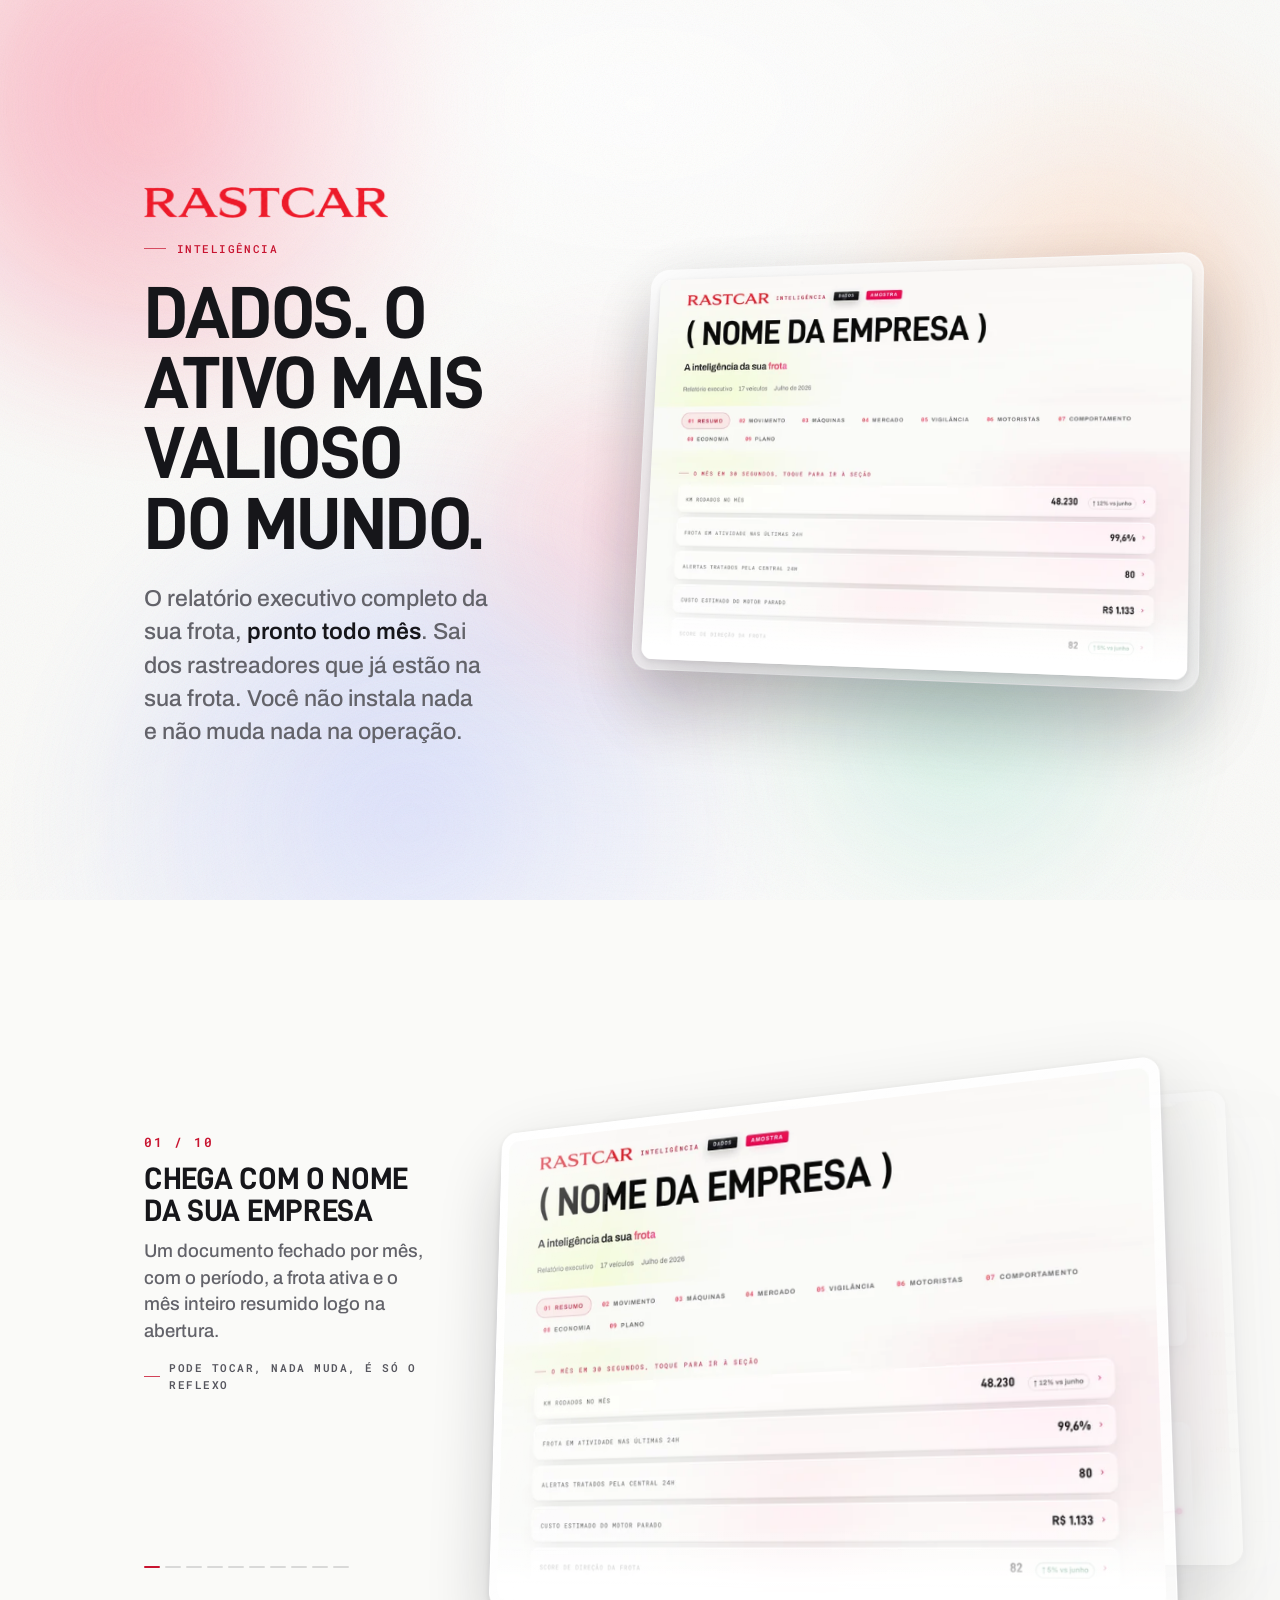
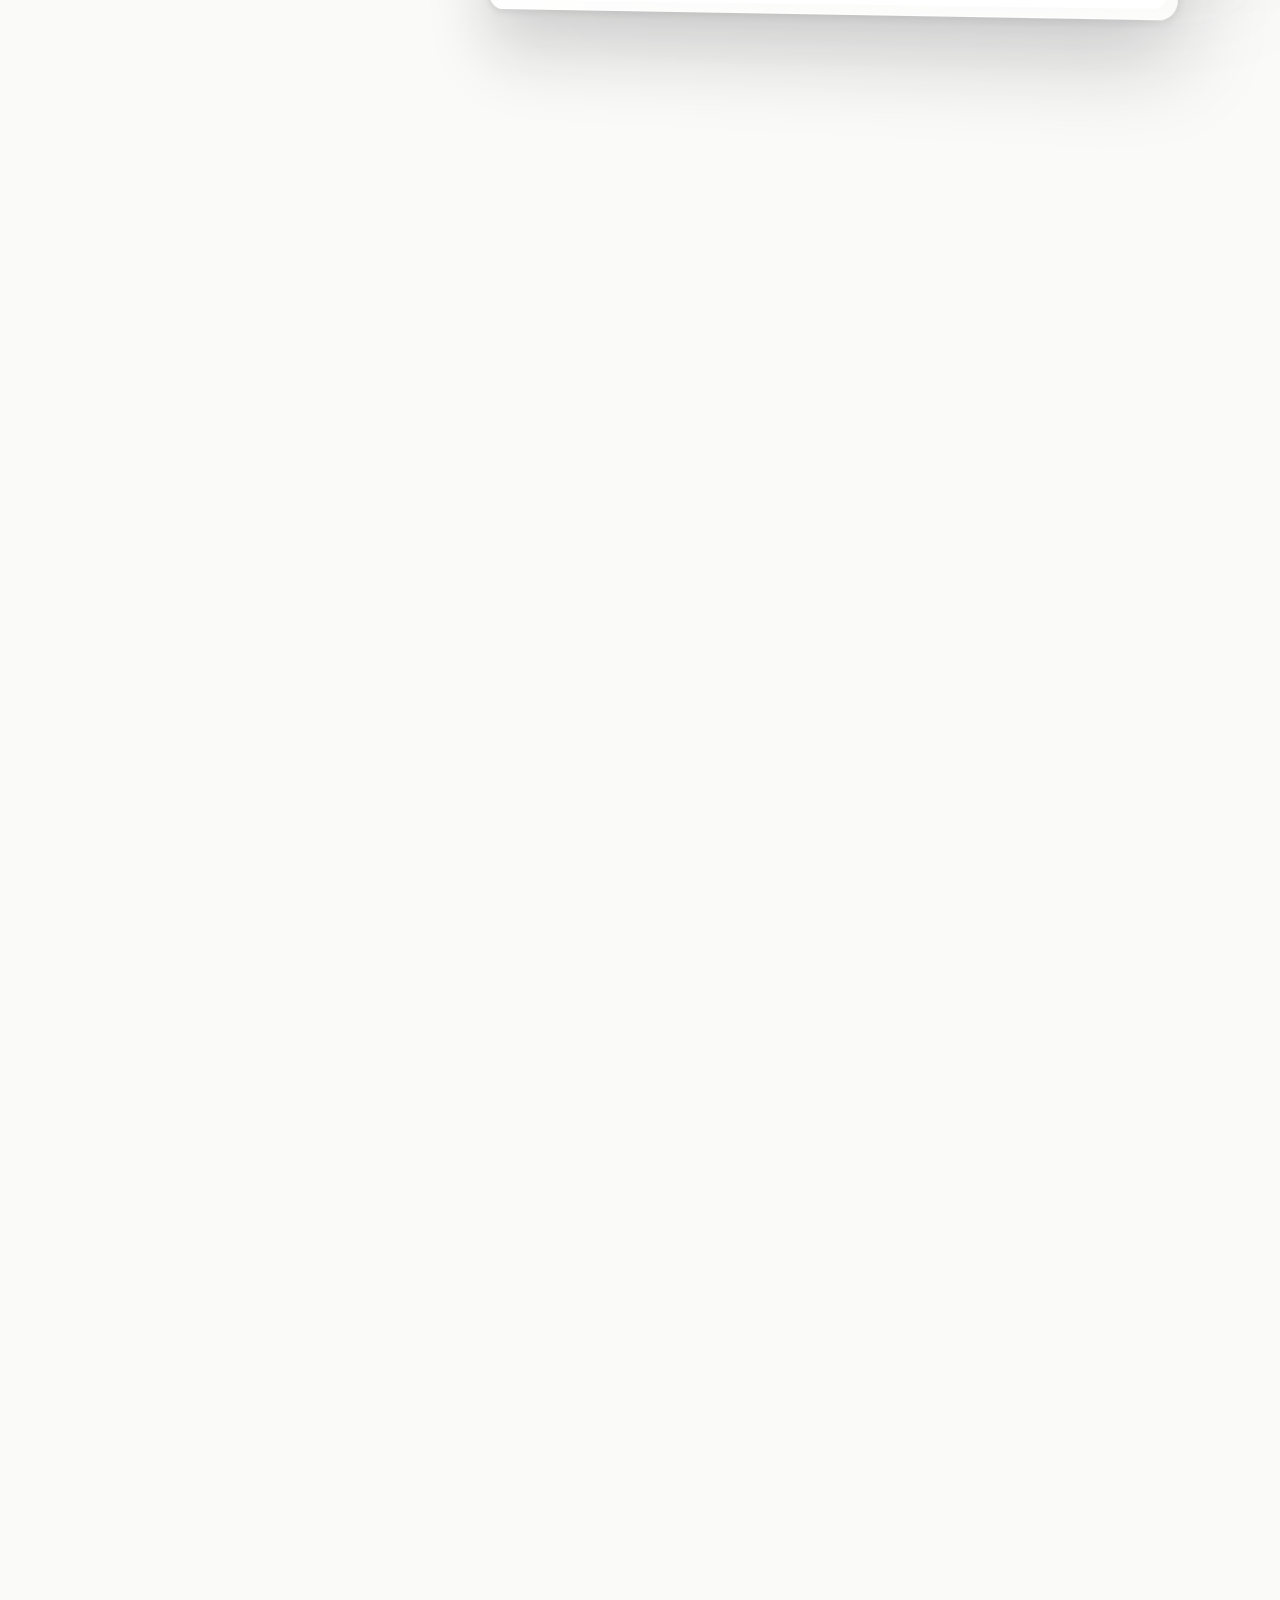
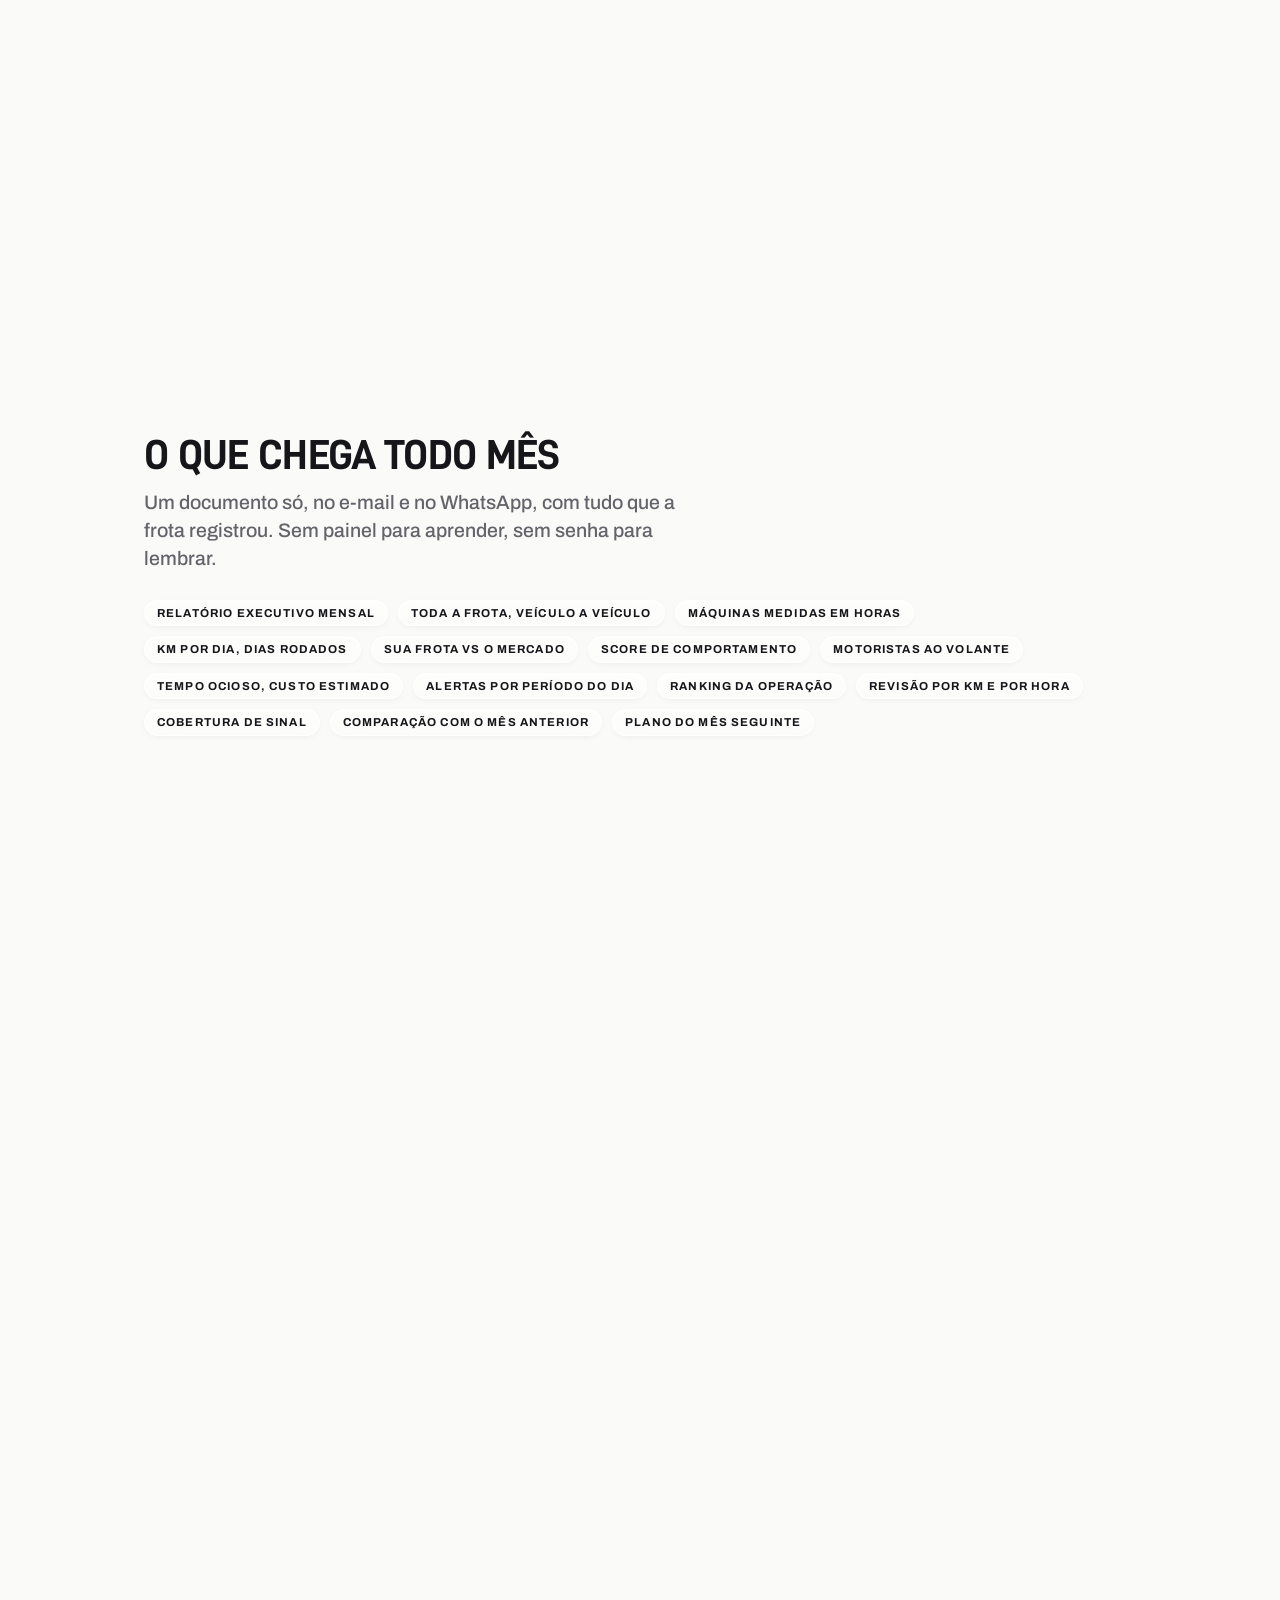
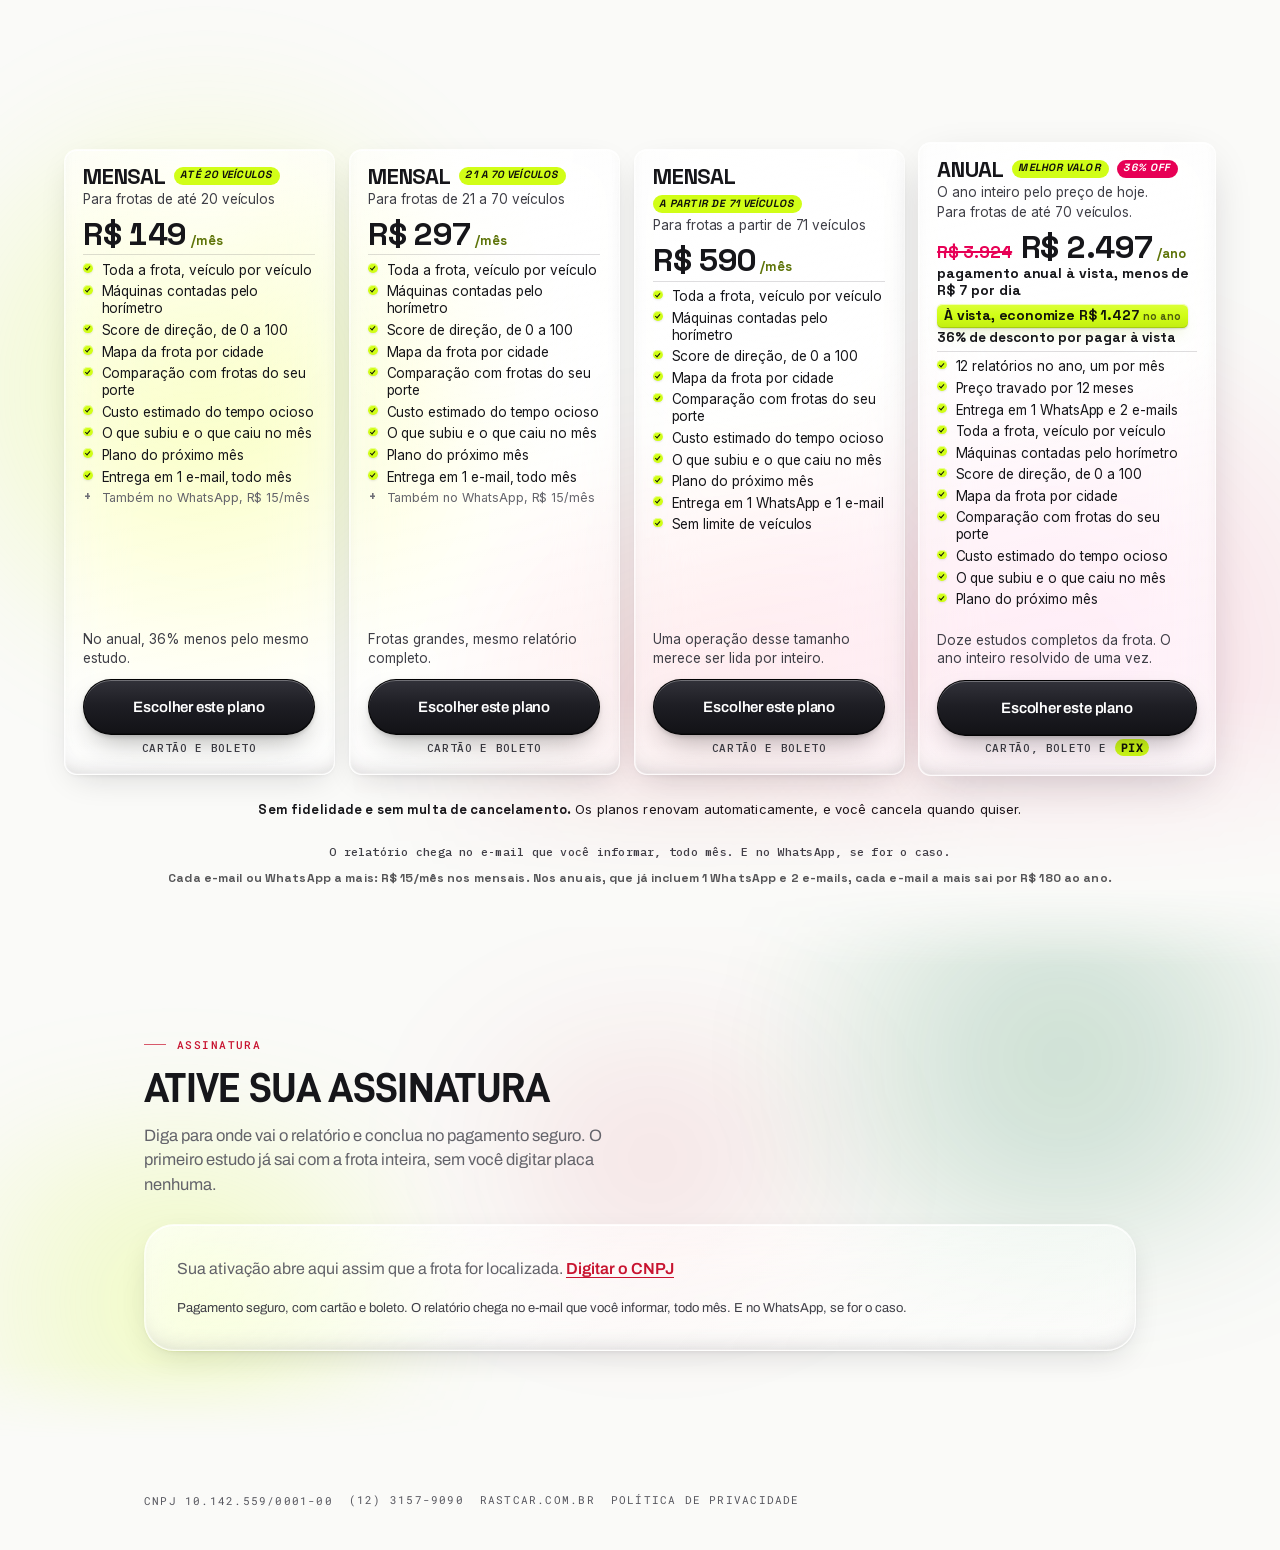
<file: dados/index.html>
<!DOCTYPE html>
<html lang="pt-BR">
<head>
<meta charset="UTF-8">
<meta name="viewport" content="width=device-width, initial-scale=1, viewport-fit=cover">
<title>Rastcar Inteligência. Dados. O ativo mais valioso do mundo.</title>
<meta name="description" content="O relatório executivo completo da sua frota, pronto todo mês. Assinatura digital da Rastcar.">
<!-- Fora do Google ate o lancamento: o Stripe ainda esta em modo teste e ninguem
     consegue comprar. Remover esta linha no dia de abrir a venda. -->
<meta name="robots" content="noindex, nofollow">
<meta property="og:type" content="website">
<meta property="og:site_name" content="Rastcar">
<meta property="og:title" content="Rastcar Inteligência. Dados. O ativo mais valioso do mundo.">
<meta property="og:description" content="O relatório executivo completo da sua frota, pronto todo mês. Assinatura digital da Rastcar.">
<meta property="og:image" content="https://joaopedro01010.github.io/rastcar-inteligencia-preview/dados/assets/og-dados.jpg">
<meta property="og:image:width" content="2400">
<meta property="og:image:height" content="2400">
<meta property="og:url" content="https://joaopedro01010.github.io/rastcar-inteligencia-preview/dados/">
<meta property="og:locale" content="pt_BR">
<meta name="twitter:card" content="summary_large_image">
<meta name="twitter:title" content="Rastcar Inteligência. Dados. O ativo mais valioso do mundo.">
<meta name="twitter:description" content="O relatório executivo completo da sua frota, pronto todo mês. Assinatura digital da Rastcar.">
<meta name="twitter:image" content="https://joaopedro01010.github.io/rastcar-inteligencia-preview/dados/assets/og-dados-wide.jpg">
<meta name="theme-color" content="#FAFAF8">
<link rel="canonical" href="https://joaopedro01010.github.io/rastcar-inteligencia-preview/dados/">
<link rel="icon" type="image/png" sizes="32x32" href="assets/favicon-32.png">
<link rel="icon" type="image/png" sizes="256x256" href="assets/favicon.png">
<link rel="apple-touch-icon" sizes="180x180" href="assets/favicon-180.png">
<!-- fontes do hero · crossorigin e obrigatorio, sem ele o preload e descartado mesmo em same-origin -->
<link rel="preload" as="font" type="font/woff2" href="assets/fonts/d-din-700.woff2" crossorigin>
<link rel="preload" as="font" type="font/woff2" href="assets/fonts/archivo-latin.woff2" crossorigin>
<link rel="preload" as="font" type="font/woff2" href="assets/fonts/roboto-mono-latin.woff2" crossorigin>
<link rel="stylesheet" href="assets/fonts/fonts.css">
<style>
/* ============================================================
   Rastcar Inteligencia · landing dados.rastcar.com.br
   TEMA CLARO · paleta tirada do proprio relatorio (a peca-mae ja
   tem tema claro aprovado). Crimson em claro e #C81430 · o #FF2D4B
   so passa contraste sobre fundo escuro. Zero dourado, zero rosa.
   ============================================================ */
:root{
  --bg:#FAFAF8;
  --ink:#16161A;
  --muted:#63636A;
  --muted-2:#6E6E76;       /* piso legivel sobre branco e sobre vidro */
  --muted-3:#56565E;       /* texto pequeno direto sobre o fundo vivo */
  --hair:rgba(0,0,0,.10);
  --surf:#fff;
  --surf-2:#E8E8E6;

  --crimson:#C81430;       /* acento · cor de texto valida no claro */
  --crimson-rgb:200,20,48;
  --crimson-2:#E01E37;     /* so preenchimento e gradiente */
  --good:#1C7A45;          /* verde do relatorio claro */
  --good-rgb:28,122,69;
  --good-2:#146035;        /* verde escuro · texto sobre tint verde */

  /* vidro · a borda de luz e BRANCA. brightness() no blur estoura tudo
     em branco no tema claro · saturate() basta para o vidro "puxar" a cor
     dos brilhos do fundo animado, que e o que faz o vidro existir. */
  --glass:rgba(255,255,255,.66);
  --glass-2:rgba(255,255,255,.80);
  --glass-3:rgba(255,255,255,.46);
  --glass-bd:rgba(255,255,255,.92);
  --blur:blur(30px) saturate(180%);
  --sh-1:0 1px 0 rgba(255,255,255,.85) inset, 0 2px 10px rgba(22,18,28,.05), 0 16px 44px rgba(22,18,28,.09);
  --sh-2:0 1px 0 rgba(255,255,255,.9) inset, 0 4px 14px rgba(22,18,28,.06), 0 28px 70px rgba(22,18,28,.13);

  /* Hierarquia de fontes
     D-DIN 700 caixa alta ... titulos e numeros-heroi
     Archivo ................ frases e controles
     Roboto Mono ............ eyebrows e rotulos curtos em caixa alta */
  --title:'D-DIN','D-DIN Exp',system-ui,sans-serif;
  --head:'Archivo',system-ui,sans-serif;
  --mono:'Roboto Mono',ui-monospace,'SF Mono',Menlo,monospace;
  /* fontes dos cartoes de plano (usadas na secao #planos) */
  --card-title:'Space Grotesk',var(--head);
  --card-body:'Inter',var(--head);
  --card-mono:'IBM Plex Mono',var(--mono);

  --maxw:1080px;
  --pad:clamp(18px,4vw,44px);
  --sp-sec:clamp(72px,12vw,140px);
  --r:14px;
  --ease:cubic-bezier(.22,1,.36,1);
}
*{box-sizing:border-box}
html{
  -webkit-text-size-adjust:100%;scroll-behavior:smooth;
  overflow-x:clip;scroll-padding-top:84px;
  background:var(--bg);
}
body{
  margin:0;background:transparent;color:var(--ink);
  font-family:var(--head);font-size:16px;line-height:1.55;
  -webkit-font-smoothing:antialiased;
}
img{max-width:100%}
.wrap{
  max-width:var(--maxw);margin:0 auto;
  padding-left:max(var(--pad),env(safe-area-inset-left));
  padding-right:max(var(--pad),env(safe-area-inset-right));
}

/* ============================================================
   Fundo vivo · auroras em CSS puro (nada de foto, nada de canvas).
   So transform e opacity animam · tudo no compositor, main thread
   livre. E a materia atras do vidro: sem esses brilhos, painel
   branco sobre fundo branco simplesmente nao aparece.
   ============================================================ */
.aura{position:fixed;inset:0;z-index:0;pointer-events:none;overflow:hidden;background:var(--bg)}
/* MEDIDO (30/07, CPU 4x em 390px): blur acima de ~48px joga o orbe para o
   caminho lento de rasterizacao e o quadro da cena 3D vai de 16,7ms para
   33,3ms · com 44px o quadro volta a 60fps e a diferenca visual sobre um
   degrade radial que ja morre em 0 e de no maximo 7/255 por pixel. */
.aura i{
  position:absolute;display:block;border-radius:50%;
  filter:blur(44px);opacity:.9;will-change:transform;
  transform:translate3d(0,0,0);
}
.a1{width:56vmax;height:56vmax;left:-16vmax;top:-20vmax;
    background:radial-gradient(circle at 50% 50%, rgba(255,74,112,.48), rgba(255,74,112,0) 68%);
    animation:dr1 38s ease-in-out infinite alternate}
.a2{width:46vmax;height:46vmax;right:-8vmax;top:2vmax;
    background:radial-gradient(circle at 50% 50%, rgba(255,162,110,.42), rgba(255,162,110,0) 68%);
    animation:dr2 46s ease-in-out infinite alternate}
.a3{width:60vmax;height:60vmax;left:2vmax;bottom:-24vmax;
    background:radial-gradient(circle at 50% 50%, rgba(140,158,255,.40), rgba(140,158,255,0) 68%);
    animation:dr3 52s ease-in-out infinite alternate}
.a4{width:38vmax;height:38vmax;right:6vmax;bottom:-6vmax;
    background:radial-gradient(circle at 50% 50%, rgba(108,212,182,.32), rgba(108,212,182,0) 68%);
    animation:dr4 44s ease-in-out infinite alternate}
.a5{width:34vmax;height:34vmax;left:32vmax;top:24vmax;
    background:radial-gradient(circle at 50% 50%, rgba(255,110,150,.26), rgba(255,110,150,0) 70%);
    animation:dr5 58s ease-in-out infinite alternate}
@keyframes dr1{from{transform:translate3d(-4vw,-3vh,0) scale(1)}   to{transform:translate3d(9vw,7vh,0) scale(1.16)}}
@keyframes dr2{from{transform:translate3d(4vw,2vh,0) scale(1.08)}  to{transform:translate3d(-7vw,10vh,0) scale(.94)}}
@keyframes dr3{from{transform:translate3d(2vw,4vh,0) scale(.96)}   to{transform:translate3d(-9vw,-6vh,0) scale(1.14)}}
@keyframes dr4{from{transform:translate3d(0,0,0) scale(1)}         to{transform:translate3d(-6vw,-9vh,0) scale(1.2)}}
@keyframes dr5{from{transform:translate3d(-5vw,3vh,0) scale(1.1)}  to{transform:translate3d(10vw,-7vh,0) scale(.9)}}
/* luz alta · uma clareira que respira sobre os orbes, sem nenhuma linha.
   REGRA PERMANENTE (Joao, 28/07): nada de grade, malha ou reticulado
   como fundo nesta familia de pecas. Profundidade vem de luz e grao. */
.aura .lift{
  position:absolute;inset:-10%;
  background:radial-gradient(60% 46% at 50% 18%, rgba(255,255,255,.86), rgba(255,255,255,0) 70%),
             radial-gradient(80% 60% at 50% 108%, rgba(255,255,255,.72), rgba(255,255,255,0) 68%);
  will-change:transform;animation:lift 46s ease-in-out infinite alternate;
}
@keyframes lift{from{transform:translate3d(0,-1.5vh,0) scale(1.02)}to{transform:translate3d(0,2.5vh,0) scale(1.1)}}
/* grao · tira o plastico do degrade e da acabamento de impresso */
.aura .grain{
  position:absolute;inset:0;opacity:.07;mix-blend-mode:multiply;
  background-image:url("data:image/svg+xml,%3Csvg xmlns='http://www.w3.org/2000/svg' width='140' height='140'%3E%3Cfilter id='n'%3E%3CfeTurbulence type='fractalNoise' baseFrequency='.9' numOctaves='3'/%3E%3C/filter%3E%3Crect width='140' height='140' filter='url(%23n)'/%3E%3C/svg%3E");
}
.stage{position:relative;z-index:1}

/* somente leitor de tela */
.sr-only{
  position:absolute;width:1px;height:1px;padding:0;margin:-1px;
  overflow:hidden;clip:rect(0,0,0,0);white-space:nowrap;border:0;
}

/* rotulo curto · risco de 22px a esquerda, assinatura da familia */
.eyebrow{
  font-family:var(--mono);font-size:11px;letter-spacing:.13em;text-transform:uppercase;
  color:var(--crimson);font-weight:500;
  display:inline-flex;align-items:center;gap:11px;
}
.eyebrow::before{content:"";width:22px;height:1px;background:currentColor;opacity:.7;flex:0 0 auto}

/* vidro · tres pesos, para nao ficar tudo com a mesma cara */
.glass{
  background:var(--glass);border:1px solid var(--glass-bd);
  -webkit-backdrop-filter:var(--blur);backdrop-filter:var(--blur);
  box-shadow:var(--sh-1);
}
.glass--solid{background:var(--glass-2);box-shadow:var(--sh-2)}
.glass--thin{background:var(--glass-3);border-color:rgba(255,255,255,.7)}

/* revelacao generica · sobe e entra. --d = atraso em cascata */
.rv{opacity:0;transform:translate3d(0,22px,0);transition:opacity .8s var(--ease),transform .8s var(--ease);transition-delay:var(--d,0s)}
.rv.in{opacity:1;transform:none}

/* ---------- Hero ---------- */
.hero{
  position:relative;
  /* a arte sangra de proposito para fora da margem · o clip impede que a
     sangria vire rolagem lateral (media 1024 estourava 8px) */
  overflow-x:clip;
  min-height:100vh;min-height:100svh;
  display:flex;align-items:center;
  padding:clamp(84px,11vh,124px) 0 clamp(44px,7vh,84px);
}
.hero .wrap{display:grid;gap:clamp(30px,6vw,52px);grid-template-columns:1fr;align-items:center}
.hero-txt{display:flex;flex-direction:column;gap:22px;align-items:flex-start;min-width:0}
.hero .wm{width:clamp(168px,32vw,244px);height:auto;display:block}
.hero h1{
  font-family:var(--title);font-weight:700;text-transform:uppercase;
  font-size:clamp(36px,7.8vw,74px);line-height:.95;letter-spacing:-.02em;
  margin:0;color:var(--ink);text-wrap:balance;max-width:15ch;
}
.hero .support{
  font-family:var(--head);font-weight:500;
  font-size:clamp(18px,2.6vw,23px);line-height:1.45;
  color:var(--muted);margin:0;max-width:44ch;text-wrap:balance;
}
.hero .support b{color:var(--ink);font-weight:600}
.hero-cta{display:flex;flex-wrap:wrap;gap:12px;margin-top:2px}


/* --- a capa do relatorio flutuando · a primeira folha do deck --- */
.hero-art{perspective:1600px;perspective-origin:50% 46%;min-width:0}
.ha-tilt{transform:rotateY(calc(var(--mx,0) * 7deg)) rotateX(calc(var(--my,0) * -5deg));transform-style:preserve-3d;transition:transform .5s var(--ease)}
.ha-float{
  position:relative;transform-style:preserve-3d;
  transform:rotateY(-16deg) rotateX(7deg) translate3d(0,0,0);
  animation:floaty 9s ease-in-out infinite alternate;
  will-change:transform;
}
@keyframes floaty{
  from{transform:rotateY(-17deg) rotateX(8deg) translate3d(0,-9px,0)}
  to  {transform:rotateY(-13deg) rotateX(5deg) translate3d(0,10px,0)}
}
.ha-float img{
  display:block;width:100%;height:auto;border-radius:12px;
  box-shadow:0 2px 6px rgba(22,18,28,.10), 0 34px 80px rgba(22,18,28,.20);
}
.ha-float::before{                     /* moldura de vidro segurando a folha */
  content:"";position:absolute;inset:-11px;border-radius:20px;z-index:-1;
  background:linear-gradient(150deg,rgba(255,255,255,.92),rgba(255,255,255,.42));
  border:1px solid rgba(255,255,255,.9);
  box-shadow:0 30px 70px rgba(22,18,28,.14);
}
.ha-float::after{                       /* pe da folha dissolve · o corte vira fim de papel */
  content:"";position:absolute;left:0;right:0;bottom:0;height:15%;
  border-radius:0 0 12px 12px;pointer-events:none;
  background:linear-gradient(180deg,rgba(255,255,255,0),rgba(255,255,255,.97) 78%);
}
.ha-gl{                                 /* reflexo especular que passeia */
  position:absolute;inset:0;border-radius:12px;overflow:hidden;pointer-events:none;z-index:1;
}
.ha-gl::after{
  content:"";position:absolute;top:-40%;left:-60%;width:52%;height:190%;
  background:linear-gradient(100deg,rgba(255,255,255,0),rgba(255,255,255,.62),rgba(255,255,255,0));
  transform:rotate(9deg) translate3d(0,0,0);
  animation:sheen 7.5s ease-in-out infinite;
}
@keyframes sheen{0%,62%{transform:rotate(9deg) translate3d(0,0,0)}100%{transform:rotate(9deg) translate3d(320%,0,0)}}
@media(min-width:900px){
  .hero .wrap{grid-template-columns:minmax(0,.92fr) minmax(0,1.08fr)}
  .hero-art{margin-right:clamp(-70px,-4vw,0px)}
}
@media(max-width:899px){
  .hero{padding-top:clamp(64px,9vh,92px)}
  .hero-art{max-width:520px;width:100%;margin:6px auto 0}
}

/* ============================================================
   #story · O RELATORIO REAL, EM 3D
   Trilho alto · o palco fica sticky e as folhas reais do relatorio
   giram com a rolagem: a da frente voa em direcao a quem le e a de
   tras assume o centro. Zero scroll-jacking: o JS so LE o scroll.
   ============================================================ */
#story{position:relative}
/* A troca de capitulo precisa de CURSO. Com 340vh cada giro de trackpad
   consumia quase um capitulo inteiro: a cena pulava e dava a sensacao de
   quebrada. O que importa nao e a altura total, e o CURSO POR TROCA: eram
   640vh para 8 folhas (7 trocas). Com 10 folhas sao 9 trocas, entao a pista
   cresce na mesma proporcao (640 x 9/7) para a folha continuar levando o
   mesmo tanto de rolagem para virar. */
.story-track{position:relative;height:820vh}
.story-sticky{
  position:sticky;top:0;
  height:100vh;height:100svh;
  display:flex;align-items:center;overflow:hidden;
}
.story-sticky>.wrap{width:100%}
.story-grid{position:relative;display:grid;gap:22px;grid-template-columns:1fr}

/* --- texto do capitulo --- */
.story-asides{position:relative;display:grid;grid-template-rows:auto auto;align-content:start;z-index:3}
.as{
  grid-row:1;grid-column:1;
  opacity:0;transform:translate3d(0,12px,0);
}
.as.off{visibility:hidden}
.as .n{font-family:var(--mono);font-weight:600;font-size:13px;letter-spacing:.16em;color:var(--crimson);display:block;margin-bottom:11px}
.as h2{
  font-family:var(--title);font-weight:700;text-transform:uppercase;
  font-size:clamp(20px,2.6vw,31px);line-height:1.05;letter-spacing:-.01em;
  margin:0 0 10px;color:var(--ink);text-wrap:balance;
}
.as p{margin:0;font-weight:500;font-size:clamp(15px,1.85vw,18.5px);line-height:1.45;color:var(--muted);max-width:36ch}
.as small{display:block;margin-top:9px;font-weight:500;font-size:13px;line-height:1.45;color:var(--muted-3);max-width:38ch}

/* --- palco 3D --- */
.deck-stage{
  position:relative;min-width:0;
  perspective:1500px;perspective-origin:50% 48%;
  height:min(66svh,470px);
}
.deck{
  position:absolute;inset:0;transform-style:preserve-3d;
  transform:rotateX(8deg) rotateY(-22deg);
}
.chap{                                  /* cada folha real do relatorio */
  position:absolute;left:50%;top:50%;width:min(108%,720px);
  margin:0;padding:9px;border-radius:18px;
  transform-origin:50% 50%;
  background:linear-gradient(150deg,rgba(255,255,255,.94),rgba(255,255,255,.62));
  border:1px solid rgba(255,255,255,.92);
  box-shadow:0 2px 8px rgba(22,18,28,.10), 0 36px 80px rgba(22,18,28,.20);
  overflow:hidden;
  transform:translate3d(-50%,-50%,0);
  pointer-events:none;
}
/* o toque e sempre da folha da frente · sem isto o clique cai na de tras
   e a onda aparece na folha errada (ja aconteceu) */
.chap.on{pointer-events:auto;cursor:pointer}
.chap img{display:block;width:100%;height:auto;border-radius:11px}
/* a folha e um recorte de tela · o pe dissolve em branco para o corte
   parecer o fim do papel, nao uma linha cortada no meio */
.chap::after{
  content:"";position:absolute;left:9px;right:9px;bottom:9px;height:15%;
  border-radius:0 0 11px 11px;pointer-events:none;
  background:linear-gradient(180deg,rgba(255,255,255,0),rgba(255,255,255,.97) 78%);
}
.chap.off{visibility:hidden}
/* camada de compositor SO na folha que esta em cena e SO enquanto a secao
   esta ativa · fora daqui o will-change some e a memoria de layer volta */
body.deck-live .chap:not(.off){will-change:transform,opacity}
/* brilho que atravessa a folha da frente conforme a pagina anda */
.chap .gl{
  position:absolute;inset:9px;border-radius:11px;overflow:hidden;pointer-events:none;opacity:0;
}
.chap .gl::after{
  content:"";position:absolute;top:-40%;left:0;width:46%;height:180%;
  background:linear-gradient(100deg,rgba(255,255,255,0),rgba(255,255,255,.68),rgba(255,255,255,0));
  transform:rotate(9deg) translate3d(var(--gx,-80%),0,0);
}
/* pingo d agua · o canvas cobre a folha da frente no clique */
.rip{position:absolute;inset:9px;border-radius:11px;pointer-events:none;z-index:2}


/* convite ao toque · linha de texto no capitulo, nunca etiqueta sobre a cena.
   Nao promete mudanca de conteudo: e so o reflexo. */
.as .toque{
  display:inline-flex;align-items:center;gap:9px;margin-top:14px;
  font-family:var(--mono);font-weight:600;font-size:11px;letter-spacing:.14em;text-transform:uppercase;
  color:var(--muted-3);
}
.as .toque::before{content:"";width:16px;height:1px;background:var(--crimson);opacity:.8;flex:0 0 auto}

/* passos do capitulo · fio que preenche, ancorado no pe da coluna de texto */
.rf-ticks{grid-row:2;grid-column:1;display:flex;gap:5px;margin-top:16px}
.rf-ticks i{width:16px;height:2px;border-radius:2px;background:rgba(0,0,0,.13);transition:background .35s var(--ease)}
.rf-ticks i.on{background:var(--crimson)}

@media(min-width:900px){
  .story-grid{grid-template-columns:clamp(228px,22vw,282px) 1fr;gap:clamp(22px,3.4vw,42px);align-items:center}
  .story-asides{min-height:230px;align-content:center}
  .deck-stage{height:min(74svh,540px)}
}
@media(max-width:899px){
  .story-grid{gap:16px}
  .story-asides{min-height:0}
  .deck-stage{height:min(48svh,340px)}
  .as h2{font-size:20px}
  .as p{font-size:15px}
  .as small{font-size:12.5px}
}

/* --- Degradacao · sem sticky, sem rAF: folhas empilhadas --- */
body.st-static .story-track{height:auto}
body.st-static .story-sticky{position:static;height:auto;display:block;overflow:visible}
body.st-static .story-grid{display:block}
body.st-static .story-asides{display:none}
body.st-static .deck-stage{position:static;height:auto;perspective:none}
body.st-static .deck{position:static;transform:none;display:flex;flex-direction:column;gap:clamp(30px,6vw,56px)}
body.st-static .chap{
  position:static;left:auto;top:auto;width:100%;visibility:visible;
  transform:none;opacity:0;cursor:default;
  transition:opacity .6s var(--ease),transform .6s var(--ease);
}
body.st-static .chap.in{opacity:1;transform:none}
body.st-static .chap .gl,body.st-static .rf-ticks,body.st-static .as .toque{display:none}
body.st-static .as{
  position:static;opacity:1;transform:none;visibility:visible;
  left:auto;right:auto;top:auto;margin:0 0 14px;
}
body.st-static .chap,body.st-static .as{will-change:auto}

/* ---------- Interludio · a ponte para os planos ---------- */
.bridge{
  position:relative;display:flex;align-items:center;justify-content:center;
  min-height:min(54svh,420px);margin-top:var(--sp-sec);
}
.bridge .wrap{position:relative;z-index:1;text-align:center;display:flex;justify-content:center}
.bridge-box{
  padding:clamp(30px,6vw,58px) clamp(22px,5vw,58px);border-radius:26px;max-width:760px;
}
.bridge-line{
  font-family:var(--title);font-weight:700;text-transform:uppercase;
  font-size:clamp(24px,5.2vw,50px);line-height:1.02;letter-spacing:-.018em;
  margin:0 auto;color:var(--ink);text-wrap:balance;max-width:17ch;
}
.bridge-sub{
  margin:16px auto 0;max-width:46ch;color:var(--muted);font-weight:500;
  font-size:clamp(16px,1.95vw,19.5px);line-height:1.45;text-wrap:balance;
}

/* ---------- Ancoras ---------- */
main section:empty{display:none}
.sec-h{
  font-family:var(--title);font-weight:700;text-transform:uppercase;
  font-size:clamp(23px,4.4vw,42px);line-height:1.02;letter-spacing:-.016em;
  margin:14px 0 0;color:var(--ink);text-wrap:balance;
}
.sec-sub{margin:12px 0 0;max-width:52ch;color:var(--muted);font-weight:500;font-size:clamp(16px,1.95vw,19.5px);line-height:1.45}

/* ---------- #recebe · 12 etiquetas de uma linha ---------- */
#recebe{padding-top:var(--sp-sec)}
.chips{
  list-style:none;margin:26px 0 0;padding:0;
  display:flex;flex-wrap:wrap;gap:10px;
}
.chips li{display:block;max-width:100%}
.chips .tag{
  font-family:var(--head);font-size:11.5px;letter-spacing:.1em;
  padding:9px 13px 8px;border-radius:999px;
  max-width:100%;white-space:normal;
}
/* No celular: o valor e a QUANTIDADE, entao tudo tem que caber na tela de
   uma vez. Trilho arrastavel escondia metade da lista atras de um gesto que
   ninguem faz, e uma coluna unica vira pilha morta. Duas colunas mostram as
   12 de um golpe, sem arrastar e sem balancar. */
@media(max-width:760px){
  .chips{
    display:grid;grid-template-columns:1fr 1fr;
    align-items:stretch;gap:8px;
  }
  .chips li{display:flex}
  .chips .tag{
    width:100%;display:flex;align-items:center;
    white-space:normal;text-align:left;
    font-size:10.8px;letter-spacing:.06em;line-height:1.28;
    padding:9px 11px;border-radius:13px;
  }
}
@media(max-width:360px){
  .chips .tag{font-size:10.2px;padding:8px 9px}
}

/* etiquetas · a de vidro e a solida */
.tag{
  display:inline-block;font-family:var(--head);font-weight:700;
  font-size:9.5px;letter-spacing:.13em;text-transform:uppercase;line-height:1;
  padding:5px 9px 4px;border-radius:3px;border:1px solid transparent;
  white-space:nowrap;vertical-align:middle;
}
.tag.solid{background:linear-gradient(96deg,#A80F27,var(--crimson));color:#fff}
.tag.ghost{
  color:var(--ink);background:var(--glass-2);border-color:var(--glass-bd);
  box-shadow:0 1px 0 rgba(255,255,255,.9) inset, 0 4px 14px rgba(22,18,28,.06);
}

/* ============================================================
   #planos · a peca aprovada, agora em claro e em vidro
   Medidas continuam as do PNG 4096x2294 (fracao de --w). Cores:
   verde do relatorio nos conferidos e no 30% OFF, cinza neutro no
   valor riscado, ZERO rosa.
   ============================================================ */
/* ============================================================
   PLANOS · ilha ESCURA dentro da pagina clara.
   Cores medidas pixel a pixel na peca aprovada (PIL):
     fundo  #151517 · card mensal #303916 -> #1B1D1B
     anual  #4B142A -> #38131F
     lime   #D1FE17 · rosa #FF005B · riscado #B10846
   Vidro no espirito do Liquid Glass da Apple (WWDC25): a superficie
   refrata o que esta atras, tem realce especular na borda de cima e
   deixa o conteudo liderar · nunca bloco solido.
   ============================================================ */
#planos{padding-top:var(--sp-sec);position:relative;isolation:isolate;overflow:clip}
/* SEM MATERIA ATRAS NAO EXISTE VIDRO · foi a licao do relatorio em 28/07 e
   vale invertida aqui: branco sobre branco e invisivel. Estes orbes sao o que
   o cartao refrata · sem eles o backdrop-filter nao tem o que borrar. */
#planos .orbes{
  position:absolute;inset:0;z-index:0;pointer-events:none;
  /* a luz MORRE antes da borda · orbe cortado na aresta vira linha divisoria,
     e o site tem que ser um continuo, sem costura entre secoes */
  -webkit-mask-image:linear-gradient(180deg, transparent 0%, #000 16%, #000 84%, transparent 100%);
          mask-image:linear-gradient(180deg, transparent 0%, #000 16%, #000 84%, transparent 100%);
}
#planos .orbes i{
  position:absolute;display:block;border-radius:50%;filter:blur(44px);
  will-change:transform;
}
#planos .orbes i:nth-child(1){
  width:48%;height:56%;left:-8%;top:30%;
  background:radial-gradient(circle at 50% 50%, rgba(209,254,23,.26), rgba(209,254,23,0) 74%);
  animation:orb1 34s ease-in-out infinite alternate;
}
#planos .orbes i:nth-child(2){
  width:58%;height:58%;right:-12%;top:52%;
  background:radial-gradient(circle at 50% 50%, rgba(255,0,91,.13), rgba(255,0,91,0) 76%);
  animation:orb2 42s ease-in-out infinite alternate;
}
#planos .orbes i:nth-child(3){
  width:44%;height:56%;left:32%;bottom:-14%;
  background:radial-gradient(circle at 50% 50%, rgba(200,20,48,.16), rgba(200,20,48,0) 74%);
  animation:orb3 38s ease-in-out infinite alternate;
}
@keyframes orb1{from{transform:translate3d(0,0,0) scale(1)}to{transform:translate3d(14vw,6vh,0) scale(1.18)}}
@keyframes orb2{from{transform:translate3d(0,0,0) scale(1.1)}to{transform:translate3d(-12vw,9vh,0) scale(.92)}}
@keyframes orb3{from{transform:translate3d(0,0,0) scale(.96)}to{transform:translate3d(-9vw,-8vh,0) scale(1.2)}}
@media (prefers-reduced-motion:reduce){#planos .orbes i{animation:none}}
.plans{
  --w:calc((min(100vw, var(--maxw)) - 2 * var(--pad)) * .3119);
  display:grid;grid-template-columns:1fr;gap:calc(var(--w) * .0529);
  margin:30px 0 0;
}
.plan{
  position:relative;display:flex;flex-direction:column;min-width:0;
  padding:calc(var(--w) * .054) calc(var(--w) * .0674) calc(var(--w) * .0674);
  /* LIQUID GLASS (Apple, WWDC25) · o material tem 3 camadas:
     ILLUMINATION · backdrop-filter refrata e satura o que esta atras
     HIGHLIGHT    · realce especular de 1px na aresta de cima
     SHADOW       · duas sombras (contato curta + difusa) que separam do fundo
     O conteudo lidera: o vidro nunca compete com o texto. */
  border:1px solid rgba(255,255,255,.72);
  border-radius:calc(var(--w) * .048);          /* raio generoso, quase squircle */
  background:
    linear-gradient(168deg, rgba(255,255,255,.70) 0%, rgba(255,255,255,.50) 54%, rgba(255,255,255,.58) 100%);
  -webkit-backdrop-filter:blur(34px) saturate(210%);backdrop-filter:blur(34px) saturate(210%);
  box-shadow:
    inset 0 1px 0 rgba(255,255,255,.95),
    inset 0 -1px 0 rgba(24,20,32,.045),
    0 1px 2px rgba(24,20,32,.06),
    0 18px 44px -16px rgba(24,20,32,.16);
  color:var(--ink);
  cursor:pointer;overflow:hidden;
  transition:transform .3s var(--ease),box-shadow .3s var(--ease),border-color .2s var(--ease);
}
/* luz que segue o ponteiro · so onde existe ponteiro fino */
@media(hover:hover) and (pointer:fine){
  .plan:hover::before{opacity:1}
  .plan{perspective:900px}
}
/* ---------- a entrada dos planos ----------
   E o unico momento em que a pagina APRESENTA o produto, entao o cartao
   nao so sobe: ele se RESOLVE. Nasce fora de foco, um pouco menor e um
   pouco baixo, e assenta. Desfoque que some le como profundidade de campo
   (a peca entrando no plano focal), nao como truque de transicao. O
   transform dura mais que a opacidade de proposito: o cartao ainda esta
   assentando quando ja esta legivel, e e isso que da a sensacao de peso. */
@media (prefers-reduced-motion:no-preference){
  .plan.rv{
    transform:translate3d(0,34px,0) scale(.958);
    filter:blur(8px);
    transition:opacity .8s var(--ease),
               transform 1.15s var(--ease),
               filter .72s var(--ease);
  }
  .plan.rv:not(.in){will-change:transform,filter,opacity}
  .plan.rv.in{transform:none;filter:blur(0)}
}
.plan.sel{border-color:var(--crimson);box-shadow:0 0 0 1px var(--crimson), var(--sh-2)}
.plan--ano{
  /* o anual e o vidro mais bem acabado da vitrine: mesmo corpo branco dos
     irmaos, mas com a ILUMINACAO DENTRO do material (camadas de background,
     recortadas pelo raio do card) · luz lime no canto baixo + clareira
     especular no alto. Nada de orbe proprio vazando pra fora do cartao
     (reprovado pelo Joao em 05/08), e nada de tint rosa no corpo (placa,
     nao vidro · idem). Gradiente estatico, zero custo de performance. */
  background:
    radial-gradient(120% 92% at 84% 90%, rgba(142,240,32,.24), rgba(150,242,36,.08) 46%, rgba(150,242,36,0) 72%),
    radial-gradient(70% 46% at 12% 4%, rgba(255,255,255,.60), rgba(255,255,255,0) 62%),
    linear-gradient(168deg, rgba(255,255,255,.74) 0%, rgba(255,255,255,.52) 54%, rgba(255,255,255,.60) 100%);
  border-color:rgba(199,229,102,.42);
  box-shadow:
    inset 0 1px 0 rgba(255,255,255,.95),
    inset 0 -1px 0 rgba(90,10,40,.05),
    0 1px 2px rgba(24,20,32,.07),
    0 32px 76px -30px rgba(24,20,32,.24);
}

/* --- cabecalho do cartao --- */
.p-head{display:flex;align-items:center;flex-wrap:wrap;gap:calc(var(--w) * .0307)}
.p-name{
  font-family:var(--card-title);font-weight:700;text-transform:uppercase;
  font-size:calc(var(--w) * .0819);line-height:1;letter-spacing:-.012em;
  color:var(--ink);margin:0;
}
.p-chip{
  display:inline-block;flex:0 0 auto;
  font-family:var(--card-title);font-weight:700;text-transform:uppercase;
  font-size:calc(var(--w) * .0353);line-height:1;letter-spacing:.01em;
  padding:calc(var(--w) * .0139) calc(var(--w) * .0264);
  border-radius:999px;color:#12140A;background:#D1FE17;
  border:0;white-space:nowrap;   /* sem contorno · na peca a pilula e chapada */
}
/* o texto da etiqueta e inclinado, a pilula nao · medido em -12 graus na peca */
.p-chip>span{display:inline-block;transform:skewX(-12deg)}
/* MELHOR VALOR e solida · 30% OFF e a mesma familia em tint, para as duas
   nao ficarem identicas coladas uma na outra */
.p-chip--off{
  /* etiqueta no MESMO tamanho da MELHOR VALOR · o rosa desceu de #FF005B para
     #E70055 (indistinguivel a olho) porque so nesse ponto o branco passa o piso
     de 4,5:1. O riscado usa o mesmo tom, entao os dois seguem identicos. */
  background:#E70055;color:#FFFFFF;border:0;
}
.p-sub{
  font-family:var(--card-body);font-weight:400;
  font-size:calc(var(--w) * .0385);line-height:1.2;letter-spacing:-.005em;
  color:var(--muted);margin:calc(var(--w) * .017) 0 0;
}

/* --- preco --- */
.p-price{
  display:flex;align-items:baseline;flex-wrap:wrap;
  gap:0 calc(var(--w) * .017);
  font-family:var(--card-title);font-weight:700;
  margin:calc(var(--w) * .038) 0 0;
}
.p-val{
  font-size:calc(var(--w) * .1182);line-height:1;letter-spacing:-.018em;
  color:var(--ink);font-variant-numeric:tabular-nums;
}
.p-per{font-size:calc(var(--w) * .0418);line-height:1;color:#5E7409}
/* ancoragem de preco em CINZA NEUTRO · o riscado nao disputa cor com nada */
.p-was{
  /* o riscado usa o MESMO rosa da pilula 30% OFF · sobre o orbe rosa do fundo
     ele perdia leitura, entao ganha uma base clara propria que o sustenta */
  font-size:calc(var(--w) * .0631);line-height:1;color:#E70055;
  text-decoration:line-through;text-decoration-thickness:.10em;
  margin-right:calc(var(--w) * .016);font-variant-numeric:tabular-nums;
}
.p-eq{
  font-family:var(--card-title);font-weight:700;
  font-size:calc(var(--w) * .0425);line-height:1.2;letter-spacing:-.004em;color:var(--ink);
  margin:calc(var(--w) * .0104) 0 0;
}
.p-save{
  /* Lime como TINTA em fundo claro e ilegivel por natureza · nenhum contorno
     salva. Higgsfield usa lime SOLIDO com texto preto · Apple transforma isso
     em material: superficie propria, borda de luz no topo, sombra de contato.
     Entao o lime vira a SUPERFICIE e o texto fica preto. Contraste 13:1. */
  display:inline-flex;align-items:baseline;gap:.34em;
  font-family:var(--card-title);font-weight:700;
  font-size:calc(var(--w) * .0463);line-height:1;letter-spacing:-.012em;
  color:#12140A;
  background:linear-gradient(180deg,#DCFF3A 0%,#D1FE17 46%,#C2ED12 100%);
  padding:calc(var(--w) * .0175) calc(var(--w) * .0255) calc(var(--w) * .0195);
  border-radius:calc(var(--w) * .0195);
  box-shadow:
    inset 0 1px 0 rgba(255,255,255,.62),
    inset 0 -1px 0 rgba(60,74,6,.20),
    0 1px 2px rgba(24,32,4,.16),
    0 8px 18px -8px rgba(150,190,10,.42);
  margin:calc(var(--w) * .0175) 0 0;
  align-self:flex-start;
}
/* "no ano" volta menor · o numero e o heroi */
.p-save .un{font-weight:600;font-size:.76em;opacity:.68;letter-spacing:0}
.p-off{
  font-family:var(--card-title);font-weight:700;
  font-size:calc(var(--w) * .0435);line-height:1.2;color:var(--ink);
  margin:calc(var(--w) * .0063) 0 0;
}

/* --- fio e lista --- */
.p-div{
  height:1px;border:0;margin:calc(var(--w) * .018) 0 0;
  background:rgba(24,20,32,.14);
}
.p-list{list-style:none;margin:calc(var(--w) * .024) 0 0;padding:0}
.p-list li{
  display:grid;grid-template-columns:calc(var(--w) * .0341) 1fr;
  column-gap:calc(var(--w) * .0341);align-items:start;
  font-family:var(--card-body);font-weight:400;
  font-size:calc(var(--w) * .0405);line-height:1.26;letter-spacing:-.004em;color:var(--ink);
}
.p-list li+li{margin-top:calc(var(--w) * .0170)}
/* marca de conferido desenhada em CSS · nao depende de glifo de fonte */
.p-list .ck{
  /* cor exata da peca (#D1FE17) · em fundo claro o lime vira o DISCO e a marca
     fica escura dentro. Mesma cor, contraste resolvido. */
  display:block;justify-self:center;position:relative;
  width:calc(var(--w) * .0355);height:calc(var(--w) * .0355);
  margin-top:calc(var(--w) * .0055);
  border-radius:50%;background:#D1FE17;
  box-shadow:inset 0 1px 0 rgba(255,255,255,.55), 0 1px 2px rgba(24,20,32,.10);
}
.p-list .ck::after{
  content:"";position:absolute;left:34%;top:20%;
  width:22%;height:46%;
  border:solid #12140A;border-width:0 calc(var(--w) * .0042) calc(var(--w) * .0042) 0;
  transform:rotate(42deg);
}
.p-list li.add{color:var(--muted);font-size:calc(var(--w) * .0378)}
.p-list li.add .pl{
  justify-self:center;color:var(--muted-2);font-family:var(--card-title);font-weight:700;
  line-height:1.26;
}

/* --- ancora e botao --- */
.p-anchor{
  font-family:var(--card-body);font-weight:400;
  font-size:calc(var(--w) * .0400);line-height:1.35;color:var(--muted);
  margin:calc(var(--w) * .050) 0 0;
}
.p-cta{
  /* ====== O BOTAO DE COMPRA ======
     E o elemento que decide a conversao, entao ele e o objeto mais bem
     acabado da pagina. Grafite com material de verdade (nao retangulo
     chapado): gradiente vertical, luz especular de 1px na aresta de cima,
     sombra de contato curta + difusa longa. Sem reflexo passando no hover
     (pedido do Joao 30/07): o botao reage por elevacao e sombra, nao por brilho.
     Preto e branco de proposito · a cor viva ja e das etiquetas, o botao
     ganha peso pelo material, nao por competir em cor. */
  position:relative;overflow:hidden;isolation:isolate;
  margin-top:calc(var(--w) * .046);
  display:inline-flex;align-items:center;justify-content:center;width:100%;
  font-family:var(--head);font-weight:600;font-size:calc(var(--w) * .0445);
  letter-spacing:-.012em;color:#fff;cursor:pointer;
  min-height:56px;padding:calc(var(--w) * .038) calc(var(--w) * .04);
  border:1px solid rgba(0,0,0,.92);border-radius:15px;
  background:linear-gradient(180deg,#32323A 0%,#1E1E24 46%,#121216 100%);
  box-shadow:
    inset 0 1px 0 rgba(255,255,255,.20),
    inset 0 -1px 0 rgba(0,0,0,.55),
    0 1px 2px rgba(18,14,24,.22),
    0 10px 22px -8px rgba(18,14,24,.34);
  transition:transform .22s var(--ease), box-shadow .22s var(--ease), filter .22s var(--ease);
}
.p-cta:hover{
  transform:translateY(-2px);
  box-shadow:
    inset 0 1px 0 rgba(255,255,255,.26),
    inset 0 -1px 0 rgba(0,0,0,.55),
    0 2px 4px rgba(18,14,24,.24),
    0 18px 38px -12px rgba(18,14,24,.42);
}
.p-cta:active{transform:translateY(0) scale(.986);transition-duration:.09s;filter:brightness(.94)}
.p-cta:focus-visible{outline:0;box-shadow:
    inset 0 1px 0 rgba(255,255,255,.20),
    0 0 0 3px rgba(231,0,85,.34),
    0 10px 22px -8px rgba(18,14,24,.34)}
/* no cartao selecionado o botao confirma o estado */
.plan.sel .p-cta{
  box-shadow:
    inset 0 1px 0 rgba(255,255,255,.24),
    0 0 0 2px rgba(209,254,23,.55),
    0 2px 4px rgba(18,14,24,.22),
    0 14px 30px -10px rgba(18,14,24,.38);
}
@media (prefers-reduced-motion:reduce){
  .p-cta:hover{transform:none}
}
/* forma de pagamento · a peca de 26/07 nao tinha esta linha.
   Altura reservada: sem ela a linha extra do Pix subia o botao do anual
   e os tres rodapes deixavam de fechar na mesma linha. */
.p-pays{min-height:calc(var(--w) * .048)}
/* Pix e o unico meio que so o anual tem · entra com peso e cor propria */
/* O lime desta peca e SUPERFICIE, nunca cor de texto · lime escrito em
   fundo claro da 1,4:1 e some. O Pix ganha a MESMA pastilha lime das
   etiquetas e das marcas de conferido. */
.p-pay b{
  color:#12140A;background:#D1FE17;font-weight:700;
  padding:.16em .52em .12em;border-radius:999px;
  letter-spacing:.06em;font-size:1em;
}
.p-pay{
  margin:calc(var(--w) * .020) 0 0;text-align:center;
  font-family:var(--card-mono);font-weight:500;
  font-size:calc(var(--w) * .0300);line-height:1.4;letter-spacing:.06em;
  text-transform:uppercase;color:var(--muted-2);
}
/* O anual tem checklist longo · com margin-top:auto puro os mensais esticavam
   e abria um buraco no meio deles. O teto de folga fecha o vao mantendo os
   rodapes alinhados quando a diferenca e pequena. */
.p-foot{margin-top:auto;padding-top:calc(var(--w) * .034)}
.plan:not(.plan--ano) .p-foot{margin-top:clamp(0px, auto, calc(var(--w) * .10))}
.plan:not(.plan--ano) .p-list{margin-bottom:calc(var(--w) * .012)}


/* ============================================================
   UI DOS CARTOES · Liquid Glass em camadas + resposta ao toque
   Apple descreve o material em 3 camadas (highlight, shadow,
   illumination) e diz que ele REAGE ao movimento com realce
   especular. Aqui: brilho que segue o ponteiro, lente que
   refrata a borda, selecao com marca de conferido, e no toque
   um afundamento curto (a assinatura iOS).
   ============================================================ */

/* 1 · LENTE · a borda de cima refrata a luz do ambiente e ela ANDA com o
      ponteiro · e o que separa vidro de retangulo colorido */
.plan::before{
  content:"";position:absolute;inset:0;border-radius:inherit;pointer-events:none;z-index:1;
  background:
    radial-gradient(140% 90% at var(--mx,50%) var(--my,0%),
      rgba(255,255,255,.92) 0%, rgba(255,255,255,.34) 24%, transparent 56%);
  opacity:.7;transition:opacity .3s var(--ease);
}
/* 2 · FIO ESPECULAR · nasce e morre nas quinas, como luz batendo na aresta */
.plan::after{
  content:"";position:absolute;left:12%;right:12%;top:0;height:1px;pointer-events:none;z-index:2;
  background:linear-gradient(90deg,transparent,rgba(255,255,255,.95) 32%,rgba(255,255,255,.95) 68%,transparent);
  opacity:.9;
}
.plan--ano::after{background:linear-gradient(90deg,transparent,rgba(255,255,255,.98) 30%,rgba(255,224,236,.9) 70%,transparent)}

/* 3 · RESPOSTA AO PONTEIRO · o cartao inclina de leve na direcao do toque */
@media (hover:hover) and (pointer:fine){
  .plan{transform-style:preserve-3d;will-change:transform}
  .plan:hover{
    transform:translateY(-7px) rotateX(calc(var(--ty,0) * -3.2deg)) rotateY(calc(var(--tx,0) * 4deg)) scale(1.012);
    box-shadow:
      inset 0 1px 0 rgba(255,255,255,.98),
      0 2px 6px rgba(24,20,32,.08),
      0 30px 64px -20px rgba(24,20,32,.22);
  }
  .plan:hover::before{opacity:1}
  .plan{perspective:900px}
}
/* 4 · TOQUE · afundamento curto, a assinatura iOS */
.plan:active{transform:translateY(-1px) scale(.994);transition-duration:.09s}

/* 5 · SELECIONADO · anel de vidro + marca de conferido no canto */
.plan.sel{
  border-color:rgba(209,254,23,.85);
  box-shadow:
    inset 0 1px 0 rgba(255,255,255,.98),
    0 0 0 3px rgba(209,254,23,.30),
    0 2px 6px rgba(24,20,32,.08),
    0 26px 60px -18px rgba(24,20,32,.20);
}
.plan.sel::after{opacity:1}
.plan .p-tick{
  position:absolute;top:calc(var(--w) * .034);right:calc(var(--w) * .034);z-index:3;
  width:calc(var(--w) * .052);height:calc(var(--w) * .052);border-radius:50%;
  background:linear-gradient(180deg,#DCFF3A,#C2ED12);
  box-shadow:inset 0 1px 0 rgba(255,255,255,.7), 0 2px 8px rgba(150,190,10,.5);
  display:grid;place-items:center;
  opacity:0;transform:scale(.4) rotate(-18deg);
  /* sem overshoot · objeto real desacelera, nao quica. A vida vem do salto de
     escala (.4 -> 1) com desaceleracao exponencial, nao de passar do ponto. */
  transition:opacity .26s var(--ease), transform .34s cubic-bezier(.16,1,.3,1);
}
.plan.sel .p-tick{opacity:1;transform:scale(1) rotate(0)}
.plan .p-tick::after{
  content:"";width:26%;height:52%;
  border:solid #12140A;border-width:0 2.4px 2.4px 0;transform:rotate(42deg) translate(-6%,-10%);
}

/* 6 · o conteudo sempre acima do vidro · o material nunca compete com o texto */
.plan > *{position:relative;z-index:3}

/* 7 · cartao indisponivel · o vidro perde vida, nao so opacidade */
.plan.off{filter:saturate(.35);opacity:.5}
.plan.off::before,.plan.off::after{opacity:0}

@media (prefers-reduced-motion:reduce){
  .plan:hover{transform:none}
  .plan .p-tick{transition:opacity .01ms}
}

/* linha de add-on · fica com a nota de ENTREGA, nao no checklist de beneficios
   (mesma logica do zap: preco de destino extra nao e beneficio do plano) */
.plans-note .nota-add{
  display:block;margin-top:7px;
  font-family:var(--card-title);font-weight:700;
  font-size:12px;letter-spacing:.01em;color:var(--ink);
  opacity:.72;
}

.plans-note{
  font-family:var(--card-mono);font-weight:500;
  font-size:11.5px;line-height:1.6;letter-spacing:.02em;color:var(--muted-3);
  margin:22px 0 0;text-align:center;
}

/* cancelamento livre, dito com destaque e honestidade (mesma frase do cartaz SPMAR) */
.plans-canc{
  font-family:var(--card-body);font-weight:400;
  font-size:13px;line-height:1.6;letter-spacing:.01em;color:var(--ink);
  margin:24px 0 0;text-align:center;
}
.plans-canc b{font-family:var(--card-title);font-weight:700}

/* Com o 4o cartao (71+) a vitrine so cabe em tela larga: a secao ganha uma
   wrap propria de 1240px e o cartao volta a ~269px, perto dos 310px de
   quando eram 3. Como TODO o desenho interno e calculado sobre --w, e a
   fracao que muda (.3119 -> .2339), nao uma pilha de tamanhos soltos.
   Abaixo de 1280 a leitura vira a escada de uma coluna, que ja era a
   aprovada no celular. */
@media(min-width:1280px){
  #planos .wrap{max-width:1240px}
  .plans{
    --w:calc((min(100vw, 1240px) - 2 * var(--pad)) * .2339);
    grid-template-columns:1fr 1fr 1fr 1.1007fr;align-items:stretch;
  }
  .plan--ano{margin-top:calc(var(--w) * -.0273)}
  /* ancora de uma linha subia o botao do cartao do meio · piso comum */
  .p-anchor{min-height:2.7em}
}
@media(max-width:1279px){
  .plans{--w:336px;max-width:540px;margin-left:auto;margin-right:auto;gap:16px}
  /* No celular a leitura e uma ESCADA, nao uma vitrine: 149 estabelece o
     piso, 297 e a ancora alta e o ANUAL chega logo depois de alguem ter
     lido "R$ 297 por mes" — ai 2.497 no ano le como queda, nao como
     subida. Abrir pelo anual mostrava o maior numero da pagina sem nada
     pra comparar, e terminava no cartao mais barato, que e o que fica na
     memoria. A ordem do HTML ja e essa: nao mexer com `order`. */
  .plan{padding:22px}
  .p-cta{padding:15px 20px;font-size:15px;border-radius:12px}
}
@media(max-width:400px){
  .plans{--w:288px}
  .plan{padding:16px}
}

/* ============================================================
   #comprar · o funil (CNPJ -> prova -> dados -> pagamento)
   ============================================================ */
[hidden]{display:none !important}
#comprar{padding-top:var(--sp-sec);padding-bottom:clamp(46px,8vw,88px)}
.buy-lead{
  margin:14px 0 0;max-width:52ch;color:var(--muted);
  font-size:clamp(14px,1.7vw,16.5px);line-height:1.5;
}
.buy{
  margin:26px 0 0;border:1px solid var(--glass-bd);border-radius:22px;
  background:var(--glass-2);
  -webkit-backdrop-filter:var(--blur);backdrop-filter:var(--blur);
  box-shadow:var(--sh-2);
  padding:clamp(18px,3.4vw,32px);
}
.buy fieldset{border:0;margin:0;padding:0;min-width:0}
.buy legend{padding:0}
.step+.step{
  /* sem linha · o respiro separa. Regra da pagina: nada de divisoria. */
  margin-top:clamp(30px,4.6vw,44px);padding-top:0;
}
.step-h{
  font-family:var(--title);font-weight:700;text-transform:uppercase;
  font-size:clamp(14px,2vw,18px);line-height:1.1;letter-spacing:-.005em;
  color:var(--ink);margin:0 0 14px;
}

/* --- campos --- */
.fl{
  display:block;font-family:var(--mono);font-weight:500;
  font-size:10.5px;letter-spacing:.14em;text-transform:uppercase;
  color:var(--muted-2);margin:0 0 8px;
}
.fi{
  width:100%;display:block;
  font-family:var(--head);font-weight:500;font-size:16px;line-height:1.2;
  color:var(--ink);background:rgba(255,255,255,.92);
  border:1px solid var(--hair);border-radius:12px;
  padding:14px 15px;
  transition:border-color .2s var(--ease),background .2s var(--ease),box-shadow .2s var(--ease);
}
.fi::placeholder{color:#8C8C93}
/* foco NEUTRO (grafite), nunca vermelho: vermelho em campo de texto le como
   erro antes de a pessoa errar. O crimson e exclusivo do aria-invalid. */
.fi:focus{outline:none;border-color:rgba(22,22,26,.55);background:#fff;box-shadow:0 0 0 4px rgba(22,22,26,.08)}
.fi:focus-visible{outline:none}
.fi[aria-invalid="true"]{border-color:var(--crimson);box-shadow:0 0 0 4px rgba(var(--crimson-rgb),.10)}
.fhint{margin:8px 0 0;font-size:12.5px;line-height:1.4;color:var(--muted-2)}
.ferr{margin:9px 0 0;font-size:13px;line-height:1.4;color:var(--crimson);font-weight:600}
.ferr:empty{display:none}
.fnote{margin:12px 0 0;font-size:13px;line-height:1.45;color:var(--muted)}
.fnote:empty{display:none}
.frow{display:flex;flex-wrap:wrap;gap:12px;align-items:flex-start}
.frow .fi{flex:1 1 240px;min-width:0}
.frow .btn{flex:0 0 auto}
.fgrid{display:grid;grid-template-columns:1fr;gap:16px}
@media(min-width:720px){.fgrid{grid-template-columns:1fr 1fr}}
@media(max-width:559px){.frow .btn{width:100%}}

/* --- botao · GRAFITE, nao vermelho ---------------------------------
   Em tema claro superficie grande em vermelho saturado pesa e barateia.
   O primario e preto (cor da marca); o crimson fica de acento e volta
   no anel de foco. Acabamento: luz de 1px no topo, sombra curta e
   afundamento de 90ms no pressed. */
.btn{
  display:inline-flex;align-items:center;justify-content:center;text-align:center;
  font-family:var(--head);font-weight:600;font-size:15.5px;letter-spacing:-.01em;
  color:#fff;cursor:pointer;text-decoration:none;
  min-height:50px;padding:14px 26px;
  border:1px solid rgba(0,0,0,.9);border-radius:12px;
  background:linear-gradient(180deg,#26262B,#141418);
  box-shadow:inset 0 1px 0 rgba(255,255,255,.14),
             0 1px 2px rgba(0,0,0,.16),
             0 6px 16px -6px rgba(0,0,0,.24);
  transition:transform .2s var(--ease), box-shadow .2s var(--ease), opacity .2s;
}
.btn:hover{
  transform:translateY(-1px);
  box-shadow:inset 0 1px 0 rgba(255,255,255,.16),
             0 2px 4px rgba(0,0,0,.16),
             0 10px 22px -8px rgba(0,0,0,.30);
}
.btn:active{
  transform:scale(.985);transition-duration:.09s;
  box-shadow:inset 0 1px 0 rgba(255,255,255,.10), 0 1px 2px rgba(0,0,0,.20);
}
.btn:focus-visible{
  outline:2px solid transparent;outline-offset:2px;   /* alto contraste forcado */
  box-shadow:inset 0 1px 0 rgba(255,255,255,.14), 0 0 0 3px rgba(var(--crimson-rgb),.28);
}
.btn[disabled],.btn[aria-busy="true"]{
  opacity:.58;cursor:default;transform:none;
  box-shadow:inset 0 1px 0 rgba(255,255,255,.10);
}
.btn--wide{width:100%}
.btn--ghost{
  background:rgba(255,255,255,.72);color:var(--ink);border-color:rgba(0,0,0,.10);
  -webkit-backdrop-filter:blur(20px) saturate(180%);backdrop-filter:blur(20px) saturate(180%);
  box-shadow:inset 0 1px 0 rgba(255,255,255,.9),
             0 1px 2px rgba(22,18,28,.06),
             0 6px 16px -6px rgba(22,18,28,.12);
}
.btn--ghost:hover{
  transform:translateY(-1px);
  box-shadow:inset 0 1px 0 rgba(255,255,255,.95),
             0 2px 4px rgba(22,18,28,.07),
             0 10px 22px -8px rgba(22,18,28,.16);
}
.btn--ghost:active{transform:scale(.985);transition-duration:.09s}

/* --- localizador · mora DENTRO da ilha dos planos, antes dos cartoes.
   Largura contida: e um instrumento, nao uma secao. --- */
.loc{margin:30px 0 6px;max-width:640px}
.loc .fnote{max-width:52ch}

/* --- prova · o momento em que a pagina reconhece o cliente.
   Vidro sobre os orbes (a mesma materia dos cartoes), check que se
   desenha, numero-heroi em D-DIN que CONTA ate o total. A entrada se
   resolve como a dos cartoes: o transform dura mais que a opacidade,
   e dai vem a sensacao de peso. --- */
.prova{margin:18px 0 0}
.prova:empty{display:none}
.prova-box{
  position:relative;
  border:1px solid var(--glass-bd);border-radius:18px;
  padding:clamp(18px,3vw,26px);
  background:linear-gradient(168deg,rgba(255,255,255,.82),rgba(255,255,255,.55));
  -webkit-backdrop-filter:var(--blur);backdrop-filter:var(--blur);
  box-shadow:var(--sh-1);
  overflow:hidden;
}
/* fio especular no topo · nasce e morre antes das quinas, como nos cartoes */
.prova-box::after{
  content:"";position:absolute;top:0;left:12%;right:12%;height:1px;
  background:linear-gradient(90deg,transparent,rgba(255,255,255,.98) 30%,rgba(255,255,255,.9) 70%,transparent);
}
@media (prefers-reduced-motion:no-preference){
  .prova-box{animation:prova-op .5s var(--ease) both, prova-tr .95s var(--ease) both}
  @keyframes prova-op{from{opacity:0}to{opacity:1}}
  @keyframes prova-tr{
    from{transform:translateY(14px) scale(.977);filter:blur(8px)}
    to{transform:none;filter:blur(0)}
  }
}
/* verde de SUCESSO (pedido do Joao: "verdinho de certinho", nao o crimson).
   O texto usa #19793A · o verde mais claro da familia que passa 4,5:1
   sobre o vidro (medido); o check e grafico grosso, pode ser mais vivo. */
.prova-top{display:flex;align-items:center;gap:9px;margin:0}
.prova-ck{
  width:21px;height:21px;flex:0 0 auto;border-radius:50%;
  background:rgba(52,199,89,.16);padding:4.5px;box-sizing:border-box;
}
.prova-ck path{
  fill:none;stroke:#1F8C43;stroke-width:3.4;
  stroke-linecap:round;stroke-linejoin:round;
}
@media (prefers-reduced-motion:no-preference){
  .prova-ck path{stroke-dasharray:26;stroke-dashoffset:26;animation:prova-ck .5s var(--ease) .4s forwards}
  @keyframes prova-ck{to{stroke-dashoffset:0}}
}
.prova-l{
  margin:0;font-family:var(--mono);font-weight:600;font-size:10.5px;
  letter-spacing:.18em;text-transform:uppercase;color:#19793A;
}
.prova-n{
  margin:14px 0 0;display:flex;align-items:baseline;flex-wrap:wrap;gap:0 12px;
  font-family:var(--title);font-weight:700;font-variant-numeric:tabular-nums;
  font-size:clamp(44px,8.6vw,72px);line-height:.92;letter-spacing:-.02em;
  color:var(--ink);
}
.prova-n .u{
  font-family:var(--mono);font-weight:500;font-size:clamp(11px,1.6vw,14px);
  letter-spacing:.18em;text-transform:uppercase;color:var(--muted);
}
.prova-c{
  margin:12px 0 0;font-family:var(--head);
  font-size:clamp(13px,1.7vw,15.5px);line-height:1.45;color:var(--muted);
}
.prova-c b{
  font-family:var(--title);font-weight:700;text-transform:uppercase;
  letter-spacing:.005em;color:var(--ink);
}
/* enquanto consulta · a resposta nasce no lugar onde vai ficar */
.prova-busy{
  margin:0;display:flex;align-items:center;gap:7px;
  font-family:var(--mono);font-weight:500;font-size:11px;
  letter-spacing:.16em;text-transform:uppercase;color:var(--muted-2);
}
.prova-busy .d{display:inline-flex;gap:3.5px}
.prova-busy .d i{width:4px;height:4px;border-radius:50%;background:var(--crimson);opacity:.25}
@media (prefers-reduced-motion:no-preference){
  .prova-busy .d i{animation:prova-dot 1s var(--ease) infinite}
  .prova-busy .d i:nth-child(2){animation-delay:.16s}
  .prova-busy .d i:nth-child(3){animation-delay:.32s}
  @keyframes prova-dot{0%,100%{opacity:.25}40%{opacity:1}}
}
.prova-box--lead{
  border-color:var(--hair);
  background:linear-gradient(168deg,rgba(255,255,255,.8),rgba(255,255,255,.6));
}
.prova-t{margin:0;font-size:clamp(14px,1.8vw,16px);line-height:1.45;color:var(--ink);max-width:46ch}
.prova-box--lead .btn{margin-top:16px}

/* --- espera da ativacao · ocupa o lugar do formulario ate a prova --- */
.buy-espera{margin:0;font-size:clamp(14px,1.8vw,16px);line-height:1.5;color:var(--muted)}
.buy-espera a{color:var(--crimson);font-weight:600;text-decoration:none;border-bottom:1px solid currentColor}
.buy-espera a:hover{color:var(--crimson-2)}
.buy-espera a:focus-visible{outline:2px solid var(--crimson);outline-offset:3px}

/* --- e-mails extras --- */
.xmail{display:flex;gap:10px;margin-top:12px;align-items:center}
.xmail .fi{flex:1;min-width:0}
.xdel{
  flex:0 0 auto;width:44px;height:44px;display:inline-flex;align-items:center;justify-content:center;
  font-family:var(--head);font-weight:600;font-size:20px;line-height:1;color:var(--muted);
  background:rgba(255,255,255,.72);border:1px solid var(--hair);border-radius:12px;cursor:pointer;
  transition:color .2s var(--ease),border-color .2s var(--ease);
}
.xdel:hover{color:var(--ink);border-color:rgba(22,22,26,.55)}
.xdel:focus-visible{outline:2px solid rgba(22,22,26,.55);outline-offset:2px}
.add-mail{
  display:inline-flex;align-items:center;gap:6px;margin-top:12px;padding:0;
  font-family:var(--head);font-weight:600;font-size:14px;color:var(--ink);
  background:none;border:0;border-bottom:1px solid var(--hair);cursor:pointer;
  transition:color .2s var(--ease),border-color .2s var(--ease);
}
.add-mail:hover{border-color:rgba(22,22,26,.55)}
.add-mail:focus-visible{outline:2px solid rgba(22,22,26,.55);outline-offset:3px}
.add-mail .pr{font-family:var(--mono);font-size:11px;letter-spacing:.08em;color:var(--muted)}

/* --- interruptor do WhatsApp --- */
.sw-row{display:flex;align-items:center;gap:12px;margin-top:4px}
.sw{
  appearance:none;-webkit-appearance:none;margin:0;flex:0 0 auto;
  width:46px;height:27px;border-radius:999px;cursor:pointer;position:relative;
  background:rgba(22,22,26,.10);border:1px solid var(--hair);
  transition:background .2s var(--ease),border-color .2s var(--ease);
}
.sw::after{
  content:"";position:absolute;top:2px;left:2px;width:21px;height:21px;border-radius:50%;
  background:#fff;box-shadow:0 1px 3px rgba(22,18,28,.28);
  transition:transform .2s var(--ease),background .2s var(--ease);
}
.sw:checked{background:rgba(var(--crimson-rgb),.16);border-color:var(--crimson)}
.sw:checked::after{transform:translateX(19px);background:var(--crimson)}
.sw:focus-visible{outline:2px solid var(--crimson);outline-offset:3px}
.sw-lb{font-size:14.5px;line-height:1.35;color:var(--ink);cursor:pointer}
.sw-lb .pr{color:var(--ink);font-weight:600}

/* --- resumo e total --- */
.tot{
  margin-top:clamp(30px,4.4vw,40px);padding-top:0;
  display:flex;align-items:flex-end;justify-content:space-between;gap:14px;flex-wrap:wrap;
}
.tot-plan{
  display:block;font-family:var(--mono);font-size:10.5px;letter-spacing:.14em;
  text-transform:uppercase;color:var(--muted-2);
}
.tot-name{display:block;margin-top:7px;font-size:15.5px;line-height:1.3;color:var(--ink)}
.tot-r{text-align:right}
.tot-v{
  display:block;font-family:var(--title);font-weight:700;font-variant-numeric:tabular-nums;
  font-size:clamp(28px,5vw,40px);line-height:1;letter-spacing:-.02em;color:var(--ink);
}
.tot-u{display:block;margin-top:7px;font-family:var(--mono);font-size:10.5px;letter-spacing:.13em;text-transform:uppercase;color:var(--muted)}
.tot-det{margin:8px 0 0;font-size:12.5px;line-height:1.4;color:var(--muted-2);width:100%;text-align:right}
.tot-det:empty{display:none}
@media(max-width:479px){
  .tot{flex-direction:column;align-items:flex-start;gap:12px}
  .tot-r,.tot-det{text-align:left}
}
.pay-wrap{margin-top:clamp(18px,2.8vw,24px)}
.pay-fb{margin:14px 0 0}
.pay-fb:empty{display:none}

.buy-trust{margin:18px 0 0;font-size:13px;line-height:1.5;color:var(--muted)}

/* --- total fixo no rodape · so no celular, so com o formulario a vista --- */
.tot-bar{
  position:fixed;left:0;right:0;bottom:0;z-index:40;display:none;
  align-items:center;justify-content:space-between;gap:14px;
  padding:11px max(var(--pad),env(safe-area-inset-right)) calc(11px + env(safe-area-inset-bottom)) max(var(--pad),env(safe-area-inset-left));
  background:rgba(250,250,248,.86);
  -webkit-backdrop-filter:var(--blur);backdrop-filter:var(--blur);
  box-shadow:0 -1px 0 rgba(255,255,255,.7), 0 -14px 34px rgba(22,18,28,.12);
  transition:transform .18s ease, opacity .18s ease;
}
body.tot-clear .tot-bar{transform:translateY(100%);opacity:0;pointer-events:none}
.tot-bar .bp{font-family:var(--mono);font-size:10px;letter-spacing:.12em;text-transform:uppercase;color:var(--muted-2);display:block}
.tot-bar .bn{display:block;margin-top:5px;font-size:13.5px;color:var(--ink)}
.tot-bar .bv{font-family:var(--title);font-weight:700;font-variant-numeric:tabular-nums;font-size:24px;line-height:1;letter-spacing:-.02em;color:var(--ink);display:block;text-align:right}
.tot-bar .bu{display:block;margin-top:5px;font-family:var(--mono);font-size:9.5px;letter-spacing:.12em;text-transform:uppercase;color:var(--muted);text-align:right}
@media(max-width:767px){
  body.tot-on .tot-bar{display:flex}
  body.tot-on .buy{padding-bottom:calc(91px + env(safe-area-inset-bottom))}
}

/* --- cartao indisponivel (frota acima de 20 veiculos) ---
   Sem opacity: em tema claro ela lavava o botao para 2,5:1. O cartao
   desliga por COR (cinza chapado), nao por transparencia. */
.plan.off{
  background:rgba(240,240,238,.90);border-color:var(--hair);
  box-shadow:none;cursor:default;
}
.plan.off:hover{transform:none;box-shadow:none}
.plan.off::before{display:none}
.plan.off .p-name,.plan.off .p-val,.plan.off .p-per{color:var(--muted-3)}
.plan.off .p-list li,.plan.off .p-sub,.plan.off .p-eq{color:var(--muted-3)}
.plan.off .p-list .ck{border-color:var(--muted-3)}
.plan.off .p-chip{background:rgba(22,22,26,.06);color:var(--muted-3)}
.plan.off .p-cta{
  pointer-events:none;background:#5C5C63;
  box-shadow:inset 0 1px 0 rgba(255,255,255,.18);
}
.p-anchor.why{color:var(--crimson);font-weight:600}
/* Cartao desligado · ate 31/07 so os mensais podiam apagar, entao o desligado
   do ANUAL entrava com a vitrine toda acesa: pilula lime "Economize", riscado
   rosa, checks e selo do Pix. Um cartao indisponivel que grita oferta e pior
   que um cartao ausente · aqui ele vira cinza por inteiro. */
.plan.off .p-pay b{background:rgba(22,22,26,.06);color:var(--muted-3)}
.plan.off .p-save{
  background:rgba(22,22,26,.06);color:var(--muted-3);box-shadow:none;
}
.plan.off .p-was{color:var(--muted-3)}
.plan.off .p-off{color:var(--muted-3)}
.plan.off .p-list .ck{background:rgba(22,22,26,.06)}
.plan.off .p-list .ck::after{opacity:.45}

/* condicao do anual (ate 70 veiculos) · mora dentro do p-sub, meio tom
   abaixo: e regra, nao promessa, entao nao pode competir com a frase. */
.p-cond{display:block;color:var(--muted-2);font-size:.92em;margin-top:.28em}
.plan.off .p-cond{color:var(--muted-3)}

/* ---------- Rodape ---------- */
footer{
  padding:44px 0 40px;margin-top:8px;
}
footer .wrap{
  display:flex;flex-wrap:wrap;align-items:center;gap:8px 16px;
  font-family:var(--mono);font-size:11px;letter-spacing:.11em;text-transform:uppercase;
  color:var(--muted-3);
}
footer a{color:var(--muted-3);text-decoration:none;border-bottom:1px solid transparent;transition:color .2s,border-color .2s}
footer a:hover{color:var(--ink);border-color:var(--crimson)}
footer a:focus-visible,.hero a:focus-visible{outline:2px solid var(--crimson);outline-offset:3px}

/* Movimento reduzido · encurtar, nunca desligar.
   Zerar animacao deixaria conteudo revelado por animacao invisivel. */
@media (prefers-reduced-motion: reduce){
  html{scroll-behavior:auto}
  *,*::before,*::after{
    animation-duration:.01ms !important;
    animation-iteration-count:1 !important;
    transition-duration:.01ms !important;
    scroll-behavior:auto !important;
  }
  .rv,body.st-static .chap{opacity:1;transform:none}
  .aura i{animation:none}
  .ha-float{animation:none;transform:rotateY(-14deg) rotateX(6deg)}
}


/* ============================================================
   LIQUID GLASS v2 · o funil (#comprar e o bloco do CNPJ)
   ------------------------------------------------------------
   v1 ficou CHAPADA e o Joao reprovou com razao. Tres causas, e
   as tres estao consertadas aqui:

   1. TINTA OPACA DEMAIS. O painel era branco a 80%. Isso e
      frosted, nao vidro. Vidro de verdade e tinta BAIXA (18-35%)
      com saturacao alta — e a saturacao que faz a cor de tras
      SANGRAR atraves. E ela que da a impressao de material.
   2. BACKDROP-FILTER ANINHADO LE O PAI JA COMPOSTO. Campo com
      blur dentro de painel quase branco borra... branco liso.
      Nada pra refratar. Por isso o pai agora e translucido DE
      VERDADE: o campo passa a ler os orbes, nao o pai.
   3. NAO HAVIA LUZ ATRAS. Sem cor no fundo, nenhum blur vira
      vidro. Os orbes do #comprar ganharam chroma e tamanho.

   A Apple descreve o material em TRES CAMADAS (highlight,
   shadow, illumination) e o que separa de frosted e o LENSING:
   a luz entorta na borda. Sem SVG feDisplacementMap (que so
   funciona no Chromium e nao acompanha elemento responsivo),
   o lensing e aproximado por: rim especular assimetrico (luz
   nasce no topo-esquerda), contra-luz sutil na base e um brilho
   diagonal que atravessa a peca.

   LEGIBILIDADE: a propria Apple recuou da transparencia nos
   betas por causa disso, e o CSS-Tricks alerta pro contraste
   variavel. Por isso o TEXTO nunca fica sobre o vidro puro —
   toda peca com texto tem tinta minima garantida, e o QA de
   contraste (81 checagens) roda depois.
   ============================================================ */

:root{
  /* tinta REAL de vidro · baixa de proposito */
  --lg-tint:rgba(255,255,255,.42);
  --lg-tint-2:rgba(255,255,255,.28);
  /* a saturacao e o coracao do efeito: sem ela o blur e cinza */
  --lg-blur:blur(28px) saturate(210%) brightness(1.04);
  --lg-blur-sm:blur(16px) saturate(200%) brightness(1.03);
  --lg-bd:rgba(255,255,255,.5);
  /* highlight / shadow / illumination · as 3 camadas da Apple */
  --lg-hi:inset 0 1px 0 rgba(255,255,255,.9), inset 1px 0 0 rgba(255,255,255,.42);
  --lg-lo:inset 0 -1px 0 rgba(255,255,255,.22), inset 0 -14px 26px -20px rgba(22,18,28,.30);
  --lg-sh:0 10px 34px -12px rgba(22,18,28,.20), 0 2px 6px -3px rgba(22,18,28,.12);
  --apple-green:#34C759;
}

/* ---------- LUZ ATRAS ----------
   Sem isto nada acima existe. Orbes maiores e com chroma real
   (o v1 usava .12-.26 de alpha e sumia). */
#comprar{position:relative;overflow:hidden}
#comprar .wrap{position:relative;z-index:1}
#comprar .orbes{
  position:absolute;inset:0;z-index:0;pointer-events:none;
  -webkit-mask-image:linear-gradient(180deg,transparent 0%,#000 14%,#000 86%,transparent 100%);
          mask-image:linear-gradient(180deg,transparent 0%,#000 14%,#000 86%,transparent 100%);
}
#comprar .orbes i{position:absolute;display:block;border-radius:50%;filter:blur(60px);will-change:transform}
#comprar .orbes i:nth-child(1){
  width:62%;height:74%;right:-14%;top:-6%;
  background:radial-gradient(circle at 50% 50%, rgba(var(--good-rgb),.34), rgba(var(--good-rgb),0) 70%);
  animation:orb1 36s ease-in-out infinite alternate;
}
#comprar .orbes i:nth-child(2){
  width:56%;height:66%;left:-14%;bottom:-8%;
  background:radial-gradient(circle at 50% 50%, rgba(209,254,23,.38), rgba(209,254,23,0) 70%);
  animation:orb2 30s ease-in-out infinite alternate;
}
#comprar .orbes i:nth-child(3){
  width:46%;height:54%;left:28%;top:22%;
  background:radial-gradient(circle at 50% 50%, rgba(var(--crimson-rgb),.15), rgba(var(--crimson-rgb),0) 70%);
  animation:orb3 44s ease-in-out infinite alternate;
}
@media (prefers-reduced-motion:reduce){#comprar .orbes i{animation:none}}

/* ---------- o painel-mae ---------- */
.buy{
  position:relative;overflow:hidden;border-radius:30px;
  background:linear-gradient(168deg, var(--lg-tint), var(--lg-tint-2) 62%, rgba(255,255,255,.2));
  -webkit-backdrop-filter:var(--lg-blur);backdrop-filter:var(--lg-blur);
  border:1px solid var(--lg-bd);
  box-shadow:var(--lg-hi), var(--lg-lo), var(--lg-sh);
}
/* brilho diagonal que ATRAVESSA a peca · e ele que da a leitura
   de bloco solido de material, nao de pelicula */
.buy::before{
  content:"";position:absolute;inset:0;pointer-events:none;border-radius:inherit;
  background:linear-gradient(133deg, rgba(255,255,255,.34) 0%, rgba(255,255,255,.06) 34%,
             rgba(255,255,255,0) 56%, rgba(255,255,255,.10) 100%);
}
/* fio especular · nasce e morre antes das quinas */
.buy::after{
  content:"";position:absolute;top:0;left:8%;right:8%;height:1px;pointer-events:none;
  background:linear-gradient(90deg,transparent,rgba(255,255,255,1) 28%,rgba(255,255,255,.85) 72%,transparent);
}
.buy > *{position:relative;z-index:1}

/* ---------- o localizador de CNPJ ---------- */
.loc{
  max-width:680px;position:relative;overflow:hidden;
  border:1px solid var(--lg-bd);border-radius:24px;
  padding:clamp(18px,3vw,26px);
  background:linear-gradient(168deg, var(--lg-tint), var(--lg-tint-2));
  -webkit-backdrop-filter:var(--lg-blur);backdrop-filter:var(--lg-blur);
  box-shadow:var(--lg-hi), var(--lg-lo), var(--lg-sh);
}
.loc::before{
  content:"";position:absolute;inset:0;pointer-events:none;border-radius:inherit;
  background:linear-gradient(133deg, rgba(255,255,255,.3) 0%, rgba(255,255,255,.05) 38%, rgba(255,255,255,0) 60%);
}
.loc::after{
  content:"";position:absolute;top:0;left:10%;right:10%;height:1px;pointer-events:none;
  background:linear-gradient(90deg,transparent,rgba(255,255,255,1) 28%,rgba(255,255,255,.85) 72%,transparent);
}
.loc > *{position:relative;z-index:1}
/* a prova ja e vidro · dentro do cartao ela perde a moldura pra
   nao virar borda dupla, e ganha tinta um pouco maior porque tem
   texto pequeno (legibilidade acima de efeito) */
.loc .prova-box{
  border-color:transparent;
  box-shadow:inset 0 0 0 1px rgba(255,255,255,.5), var(--lg-sh);
  background:linear-gradient(168deg,rgba(255,255,255,.5),rgba(255,255,255,.34));
}

/* ---------- CAMPOS · a pastilha de vidro ----------
   Tinta baixa + blur proprio. Como o pai agora e translucido, o
   blur do campo le os ORBES e nao mais um branco liso: e dai que
   vem a sensacao de profundidade em camadas. */
.fi{
  background:linear-gradient(180deg, rgba(255,255,255,.34), rgba(255,255,255,.2));
  -webkit-backdrop-filter:var(--lg-blur-sm);backdrop-filter:var(--lg-blur-sm);
  border:1px solid rgba(255,255,255,.6);border-radius:15px;
  box-shadow:inset 0 1px 0 rgba(255,255,255,.92),
             inset 0 -8px 16px -14px rgba(22,18,28,.34),
             0 2px 10px -5px rgba(22,18,28,.14);
  transition:border-color .22s var(--ease),background .22s var(--ease),
             box-shadow .22s var(--ease),transform .22s var(--ease);
}
.fi::placeholder{color:rgba(22,22,26,.42)}
/* foco: o vidro ENCHE de luz e levanta · gesto Apple de o
   controle vir ate o dedo. Cor do foco segue GRAFITE (regra da
   casa: vermelho em campo le como erro antes de errar). */
.fi:focus{
  outline:none;border-color:rgba(255,255,255,.95);
  background:linear-gradient(180deg, rgba(255,255,255,.74), rgba(255,255,255,.56));
  box-shadow:inset 0 1px 0 #fff,
             0 0 0 4px rgba(22,22,26,.07),
             0 14px 30px -12px rgba(22,18,28,.24);
  transform:translateY(-1px);
}
.fi[aria-invalid="true"]{
  border-color:var(--crimson);
  box-shadow:inset 0 1px 0 rgba(255,255,255,.9), 0 0 0 4px rgba(var(--crimson-rgb),.12);
}
@media (prefers-reduced-motion:reduce){.fi,.fi:focus{transform:none}}

/* ---------- botoes do funil · vidro fume ----------
   O primario continua GRAFITE (decisao da casa), mas agora e
   material: translucido, com blur proprio e rim de luz. */
.loc .btn, #comprar .btn{
  border-radius:15px;border:1px solid rgba(10,10,14,.55);
  background:linear-gradient(180deg, rgba(38,38,44,.82), rgba(14,14,18,.88));
  -webkit-backdrop-filter:blur(16px) saturate(150%);backdrop-filter:blur(16px) saturate(150%);
  box-shadow:inset 0 1px 0 rgba(255,255,255,.26),
             inset 0 -1px 0 rgba(0,0,0,.34),
             0 2px 4px rgba(0,0,0,.14),
             0 14px 30px -10px rgba(0,0,0,.34);
}
.loc .btn:hover, #comprar .btn:hover{
  background:linear-gradient(180deg, rgba(46,46,53,.88), rgba(18,18,23,.92));
  box-shadow:inset 0 1px 0 rgba(255,255,255,.34),
             inset 0 -1px 0 rgba(0,0,0,.34),
             0 3px 6px rgba(0,0,0,.16),
             0 18px 38px -10px rgba(0,0,0,.38);
}

/* adicionar e-mail · capsula de vidro */
.add-mail{
  border:1px solid rgba(255,255,255,.6);border-radius:999px;padding:9px 16px;
  background:linear-gradient(180deg, rgba(255,255,255,.32), rgba(255,255,255,.18));
  -webkit-backdrop-filter:var(--lg-blur-sm);backdrop-filter:var(--lg-blur-sm);
  box-shadow:inset 0 1px 0 rgba(255,255,255,.88), 0 2px 8px -4px rgba(22,18,28,.14);
  transition:background .22s var(--ease),box-shadow .22s var(--ease),transform .22s var(--ease);
}
.add-mail:hover{
  border-color:rgba(255,255,255,.95);transform:translateY(-1px);
  background:linear-gradient(180deg, rgba(255,255,255,.6), rgba(255,255,255,.4));
  box-shadow:inset 0 1px 0 #fff, 0 8px 18px -7px rgba(22,18,28,.2);
}
@media (prefers-reduced-motion:reduce){.add-mail:hover{transform:none}}

/* ---------- interruptor do WhatsApp ----------
   VERDE DA APPLE (#34C759), nao crimson: pedido do Joao, e e o
   certo — crimson aqui lia como alerta, e ligar o WhatsApp e uma
   acao positiva. Trilho de vidro; quando liga, vira verde solido
   com brilho interno, igual ao switch do iOS. */
.sw{
  background:linear-gradient(180deg, rgba(255,255,255,.34), rgba(255,255,255,.2));
  -webkit-backdrop-filter:blur(12px) saturate(180%);backdrop-filter:blur(12px) saturate(180%);
  border:1px solid rgba(255,255,255,.6);
  box-shadow:inset 0 1px 3px rgba(22,18,28,.10);
}
.sw::after{box-shadow:0 1px 3px rgba(22,18,28,.3), 0 0 0 .5px rgba(0,0,0,.04)}
.sw:checked{
  background:linear-gradient(180deg, #3FD35F, var(--apple-green));
  border-color:rgba(0,0,0,.06);
  box-shadow:inset 0 1px 0 rgba(255,255,255,.4), 0 2px 8px -3px rgba(52,199,89,.5);
}
.sw:checked::after{background:#fff}
.sw:focus-visible{outline:2px solid var(--apple-green);outline-offset:3px}

/* ---------- resumo do pedido · lista agrupada estilo Ajustes ---------- */
.tot{
  position:relative;overflow:hidden;
  border:1px solid rgba(255,255,255,.55);border-radius:20px;
  padding:clamp(16px,2.6vw,22px);
  background:linear-gradient(172deg, rgba(255,255,255,.34), rgba(255,255,255,.2));
  -webkit-backdrop-filter:var(--lg-blur-sm);backdrop-filter:var(--lg-blur-sm);
  box-shadow:inset 0 1px 0 rgba(255,255,255,.9), 0 6px 18px -8px rgba(22,18,28,.14);
}
.tot::after{
  content:"";position:absolute;top:0;left:10%;right:10%;height:1px;pointer-events:none;
  background:linear-gradient(90deg,transparent,rgba(255,255,255,.95) 30%,rgba(255,255,255,.8) 70%,transparent);
}

/* barra fixa do celular · mesmo material */
.tot-bar{
  background:rgba(250,250,248,.58);
  -webkit-backdrop-filter:var(--lg-blur);backdrop-filter:var(--lg-blur);
  border-top:1px solid rgba(255,255,255,.8);
  box-shadow:0 -1px 0 rgba(255,255,255,.6), 0 -16px 40px rgba(22,18,28,.16);
}


/* ---------- piso de legibilidade sobre vidro ----------
   Medido em PIXEL (nao em CSS composto): sobre o pedaco mais escuro
   dos orbes o cinza padrao caia a 2,7:1. Sobre vidro o contraste e
   VARIAVEL, entao o texto pequeno do funil escurece para aguentar o
   PIOR pedaco do fundo, nao a media. O efeito continua; quem cede e
   a cor do texto, nunca a legibilidade. */
#comprar .fhint, #comprar .fl, #comprar .tot-det, #comprar .tot-u,
#comprar .tot-plan, #comprar .buy-trust, #comprar .add-mail .pr,
.loc .fl, .loc .fnote, .loc .prova-c, .loc .prova-n .u{
  color:#3F3F47;
}
#comprar .fi::placeholder, .loc .fi::placeholder{color:rgba(22,22,26,.68)}

/* ---------- SEM backdrop-filter (Firefox antigo) ----------
   Sem o blur, tinta baixa vira texto solto no fundo. O fallback
   FECHA o vidro: opacidade alta, efeito zero, legibilidade
   intacta. Nunca deixar o usuario sem contraste por causa de
   enfeite. */
@supports not ((backdrop-filter:blur(1px)) or (-webkit-backdrop-filter:blur(1px))){
  .buy,.loc{background:rgba(255,255,255,.9)}
  .fi,.tot,.add-mail{background:rgba(255,255,255,.94)}
  .tot-bar{background:rgba(250,250,248,.97)}
  .loc .prova-box{background:rgba(255,255,255,.93)}
}


/* ============================================================
   LIQUID GLASS v2 · EXTENSAO AO RESTO DA LANDING
   ------------------------------------------------------------
   Depois de refazer o funil, a pagina ficou com DOIS materiais:
   funil em vidro de verdade (tinta 42%) e cartoes de plano ainda
   em 70%. Mesma pagina, materiais diferentes — e isso le como
   descuido, nao como hierarquia. Aqui tudo passa a sair da mesma
   receita.

   DUAS TINTAS, DE PROPOSITO:
   · --lg-tint (42%)   superficie com POUCO texto e fonte grande
                       (funil, botoes, capsulas)
   · --lg-tint-c (58%) superficie com MUITO texto pequeno
                       (cartao de plano tem 11 linhas de checklist)
     Nao e capricho: sobre vidro o contraste e VARIAVEL, e lista
     longa em corpo 13px nao aguenta a mesma transparencia de um
     titulo de 40px. A tinta cede onde o texto precisa.

   O QUE **NAO** VIRA VIDRO, e de proposito:
   · rodape e textos corridos — conteudo fica no chao; vidro e
     para superficie que FLUTUA. A propria Apple alerta que vidro
     em tudo vira ruido visual.
   · a folha do relatorio (deck) — e a foto do produto, tem que
     ser lida como papel, nao como interface.
   ============================================================ */

:root{
  --lg-tint-c:rgba(255,255,255,.58);
  --lg-tint-c2:rgba(255,255,255,.44);
}

/* ---------- cartoes de plano · mesma receita do funil ---------- */
.plan{
  border:1px solid var(--lg-bd);
  background:linear-gradient(168deg, var(--lg-tint-c) 0%, var(--lg-tint-c2) 56%, rgba(255,255,255,.5) 100%);
  -webkit-backdrop-filter:var(--lg-blur);backdrop-filter:var(--lg-blur);
  box-shadow:var(--lg-hi), var(--lg-lo), var(--lg-sh);
}
/* o brilho diagonal que atravessa a peca · mesmo gesto do painel do
   funil. Vai no ::after porque o ::before do cartao ja e a luz que
   segue o ponteiro. */
.plan::after{
  content:"";position:absolute;inset:0;pointer-events:none;border-radius:inherit;z-index:0;
  background:linear-gradient(133deg, rgba(255,255,255,.3) 0%, rgba(255,255,255,.05) 36%,
             rgba(255,255,255,0) 58%, rgba(255,255,255,.09) 100%);
}
.plan > *{position:relative;z-index:1}
/* SELECIONADO · o jeito Apple/Higgsfield: elevacao + anel do acento +
   marca de conferido que cresce no canto. NUNCA borda vermelha — vermelho
   le como ERRO, e escolher um plano e uma acao positiva.
   (A pagina ja fazia isso em lime; eu tinha sobrescrito com crimson no
   bloco de extensao do vidro. Aqui o estado volta, agora somando os
   tokens novos de material.) */
.plan.sel{
  border-color:rgba(209,254,23,.85);
  box-shadow:
    var(--lg-hi),
    0 0 0 3px rgba(209,254,23,.30),
    0 2px 6px rgba(24,20,32,.08),
    0 26px 60px -18px rgba(24,20,32,.22);
}
/* o anual segue sendo o vidro mais bem acabado: mesma tinta, rim mais vivo */
.plan--ano{box-shadow:var(--lg-hi), var(--lg-lo), 0 14px 44px -14px rgba(22,18,28,.24)}

/* ---------- a prova (frota localizada) ---------- */
.prova-box{
  border:1px solid var(--lg-bd);
  background:linear-gradient(168deg, var(--lg-tint-c), var(--lg-tint-c2));
  -webkit-backdrop-filter:var(--lg-blur);backdrop-filter:var(--lg-blur);
  box-shadow:var(--lg-hi), var(--lg-lo), var(--lg-sh);
}

/* ---------- botao secundario (fantasma) ---------- */
.btn--ghost{
  background:linear-gradient(180deg, rgba(255,255,255,.5), rgba(255,255,255,.34));
  -webkit-backdrop-filter:var(--lg-blur-sm);backdrop-filter:var(--lg-blur-sm);
  border-color:rgba(255,255,255,.7);
  box-shadow:inset 0 1px 0 rgba(255,255,255,.95),
             inset 0 -8px 16px -14px rgba(22,18,28,.3),
             0 2px 10px -5px rgba(22,18,28,.14);
}
.btn--ghost:hover{
  background:linear-gradient(180deg, rgba(255,255,255,.72), rgba(255,255,255,.54));
  border-color:rgba(255,255,255,.95);
  box-shadow:inset 0 1px 0 #fff, 0 12px 26px -10px rgba(22,18,28,.2);
}

/* ---------- as 12 etiquetas do "o que vem dentro" ----------
   Eram pastilhas quase opacas. Viram capsulas de vidro, com o mesmo
   rim de luz. Raio sobe de 3px para pilula: aresta dura nao le como
   material, le como adesivo. */
.tag.ghost{
  border-radius:999px;padding:7px 12px 6px;
  background:linear-gradient(180deg, rgba(255,255,255,.44), rgba(255,255,255,.28));
  -webkit-backdrop-filter:var(--lg-blur-sm);backdrop-filter:var(--lg-blur-sm);
  border-color:rgba(255,255,255,.68);
  box-shadow:inset 0 1px 0 rgba(255,255,255,.92), 0 2px 8px -4px rgba(22,18,28,.12);
}
/* no celular as etiquetas viram grade de 2 colunas e ficam MAIORES:
   a pilula acompanha, senao o texto encosta na borda curva */
@media(max-width:760px){ .chips .tag.ghost{padding:10px 12px;border-radius:16px} }

/* O aviso de cancelamento NAO vira bandeja: virar inline-block tirava
   ele do fluxo e mudava a posicao (o Joao reprovou). Ele e texto
   corrido centralizado e continua assim, como antes. */

/* ---------- piso de legibilidade na vitrine ----------
   Medido em pixel POR CARTAO (a cor de tras muda muito de um pro
   outro): o cinza --muted caia a 2,9-3,3:1 sobre os pedacos mais
   escuros. Mesma regra do funil — quem cede e a cor do texto,
   nunca a legibilidade. O item do checklist ja passava (7:1+) e
   fica como esta. */
#planos .plans-note,
.plan .p-sub, .plan .p-anchor, .plan .p-pay, .plan .p-cond{
  color:#3F3F47;
}

@supports not ((backdrop-filter:blur(1px)) or (-webkit-backdrop-filter:blur(1px))){
  .plan,.prova-box{background:rgba(255,255,255,.93)}
  .btn--ghost,.tag.ghost{background:rgba(255,255,255,.95)}
}


/* ============================================================
   BOTOES · linguagem Apple (Liquid Glass), com uma ressalva
   ------------------------------------------------------------
   Tres marcas do botao da Apple: CAPSULA (pilula, nao retangulo),
   material com RIM ESPECULAR, e o SQUEEZE na pressao.

   A RESSALVA, e ela e de acessibilidade: botao primario 100%
   translucido = contraste VARIAVEL no clique mais importante da
   pagina. A Apple tambem nao faz isso — botao proeminente dela e
   solido/tingido COM acabamento de vidro; o vidro translucido
   fica nos secundarios. Entao:

   PRIMARIO   grafite solido (cor da casa) + rim especular + sheen
              diagonal + squeeze. Contraste garantido.
   SECUNDARIO vidro translucido de verdade (.btn--ghost).

   O squeeze usa cubic-bezier com leve overshoot: o botao volta
   passando um fio do lugar, que e o que da a sensacao de material
   com elasticidade em vez de imagem que pisca.
   ============================================================ */
.btn{
  border-radius:999px;                      /* capsula */
  position:relative;overflow:hidden;
  transition:transform .34s cubic-bezier(.34,1.56,.64,1),
             box-shadow .28s var(--ease), background .28s var(--ease);
}
/* sheen diagonal · o mesmo gesto dos paineis, para o botao ler
   como o MESMO material da pagina, so que fechado */
.btn::after{
  content:"";position:absolute;inset:0;pointer-events:none;border-radius:inherit;
  background:linear-gradient(133deg, rgba(255,255,255,.20) 0%, rgba(255,255,255,.04) 38%,
             rgba(255,255,255,0) 62%);
}
.btn:active{transform:scale(.965);transition-duration:.09s}
@media (prefers-reduced-motion:reduce){.btn:active{transform:none}}

/* primario · grafite com rim de luz mais vivo na aresta de cima */
.loc .btn, #comprar .btn, .plan .p-cta{
  border-radius:999px;
  box-shadow:inset 0 1px 0 rgba(255,255,255,.30),
             inset 0 -1px 0 rgba(0,0,0,.34),
             0 2px 4px rgba(0,0,0,.14),
             0 14px 30px -10px rgba(0,0,0,.34);
}
.plan .p-cta{
  position:relative;overflow:hidden;
  transition:transform .34s cubic-bezier(.34,1.56,.64,1), box-shadow .28s var(--ease);
}
.plan .p-cta:active{transform:scale(.965);transition-duration:.09s}

/* secundario · aqui sim o vidro translucido de verdade */
.btn--ghost{border-radius:999px}


/* ============================================================
   CARTAO DE PLANO · piso de tamanho de texto
   ------------------------------------------------------------
   As medidas do cartao sao FRACOES de --w porque vieram tracadas
   da peca original (PNG 4096). Isso mantem a proporcao linda no
   cartao grande, mas no desktop a vitrine tem 4 colunas e --w cai
   para ~269px: o subtitulo virava 10,4px, o rotulo do botao 12px
   e a forma de pagamento 8,1px. Pequeno demais para ler.

   Multiplicar as fracoes quebraria a proporcao herdada da peca.
   A saida e max(): a FRACAO continua mandando quando o cartao e
   grande, e o PISO protege quando ele encolhe. Nenhuma medida
   original foi apagada.
   ============================================================ */
.plan .p-sub   {font-size:max(13.5px, calc(var(--w) * .0385))}
.plan .p-eq    {font-size:max(14px,   calc(var(--w) * .0425))}
.plan .p-save  {font-size:max(14px,   calc(var(--w) * .0463))}
.plan .p-off   {font-size:max(13.5px, calc(var(--w) * .0435))}
.plan .p-anchor{font-size:max(13.5px, calc(var(--w) * .0400))}
.plan .p-cta   {font-size:max(15px,   calc(var(--w) * .0445))}
.plan .p-pay   {font-size:max(11px,   calc(var(--w) * .0300))}
.plan .p-per   {font-size:max(13px,   calc(var(--w) * .0418))}
/* 10.5px e o teto que mantem a etiqueta na MESMA linha do titulo em
   "A PARTIR DE 71 VEICULOS" (a mais longa). Em 11px ela quebra, ganha
   uma linha e desalinha o botao daquele cartao dos outros dois. */
.plan .p-chip  {font-size:max(10.5px, calc(var(--w) * .0353))}
.plan .p-was   {font-size:max(15px,   calc(var(--w) * .0631))}
.plan .p-list li     {font-size:max(13.5px, calc(var(--w) * .0405))}
.plan .p-list li.add {font-size:max(12.5px, calc(var(--w) * .0378))}
.plan .p-name  {font-size:max(22px,   calc(var(--w) * .0819))}
.plan .p-val   {font-size:max(32px,   calc(var(--w) * .1182))}
.plan .p-cond  {font-size:inherit}


/* O rodape do cartao ancora no FUNDO de verdade.
   A regra antiga era `margin-top:clamp(0px, auto, ...)` — `auto` nao e
   valor valido dentro de clamp, entao a declaracao inteira caia e o
   rodape ficava boiando logo depois da lista. Com texto pequeno isso
   nao aparecia; com o texto maior, o cartao de 71+ (que tem um item a
   mais quebrando em duas linhas) desalinhou o botao dos vizinhos.
   Ancorando de verdade, os quatro botoes fecham na mesma linha. */
.plan:not(.plan--ano) .p-foot{margin-top:auto}


/* ============================================================
   VIDRO MAIS DISCRETO FORA DOS CARTOES DE PLANO
   ------------------------------------------------------------
   Pedido do Joao: baixar o liquid glass no resto da pagina e NAO
   tocar nos cartoes de plano.

   Por isso a reducao vem em tokens PROPRIOS (--lg-*-soft) e nas
   regras de cada superficie, nunca mexendo em --lg-tint-c,
   --lg-tint-c2 nem --lg-blur — que sao exatamente os que o
   cartao usa. Assim a vitrine fica intacta por construcao, nao
   por sorte.

   O que "diminuir" significa aqui, em numero: tinta ~+40%
   (mais fechada, ve-se menos atraves), blur de 28 para 22px e
   saturacao de 210% para 165% (a saturacao e o que faz a cor de
   tras sangrar; baixando ela, o efeito recua sem sumir).
   ============================================================ */
:root{
  --lg-blur-soft:blur(22px) saturate(165%);
  --lg-blur-soft-sm:blur(14px) saturate(155%);
}

/* paineis do funil */
.buy{
  background:linear-gradient(168deg, rgba(255,255,255,.60), rgba(255,255,255,.48) 62%, rgba(255,255,255,.44));
  -webkit-backdrop-filter:var(--lg-blur-soft);backdrop-filter:var(--lg-blur-soft);
}
.buy::before{
  background:linear-gradient(133deg, rgba(255,255,255,.24) 0%, rgba(255,255,255,.04) 34%,
             rgba(255,255,255,0) 56%, rgba(255,255,255,.07) 100%);
}
.loc{
  background:linear-gradient(168deg, rgba(255,255,255,.60), rgba(255,255,255,.48));
  -webkit-backdrop-filter:var(--lg-blur-soft);backdrop-filter:var(--lg-blur-soft);
}
.loc::before{
  background:linear-gradient(133deg, rgba(255,255,255,.2) 0%, rgba(255,255,255,.04) 38%, rgba(255,255,255,0) 60%);
}

/* a prova mora dentro do localizador · acompanha o resto, nao o cartao */
.loc .prova-box{
  background:linear-gradient(168deg, rgba(255,255,255,.66), rgba(255,255,255,.54));
  -webkit-backdrop-filter:var(--lg-blur-soft);backdrop-filter:var(--lg-blur-soft);
}

/* campos de escrever */
.fi{
  background:linear-gradient(180deg, rgba(255,255,255,.52), rgba(255,255,255,.40));
  -webkit-backdrop-filter:var(--lg-blur-soft-sm);backdrop-filter:var(--lg-blur-soft-sm);
}
.fi:focus{
  background:linear-gradient(180deg, rgba(255,255,255,.86), rgba(255,255,255,.72));
}

/* resumo do pedido */
.tot{
  background:linear-gradient(172deg, rgba(255,255,255,.52), rgba(255,255,255,.40));
  -webkit-backdrop-filter:var(--lg-blur-soft-sm);backdrop-filter:var(--lg-blur-soft-sm);
}

/* capsula de adicionar e-mail */
.add-mail{
  background:linear-gradient(180deg, rgba(255,255,255,.50), rgba(255,255,255,.38));
  -webkit-backdrop-filter:var(--lg-blur-soft-sm);backdrop-filter:var(--lg-blur-soft-sm);
}
.add-mail:hover{background:linear-gradient(180deg, rgba(255,255,255,.74), rgba(255,255,255,.58))}

/* interruptor (o verde ligado nao muda) */
.sw{
  background:linear-gradient(180deg, rgba(255,255,255,.52), rgba(255,255,255,.40));
  -webkit-backdrop-filter:var(--lg-blur-soft-sm);backdrop-filter:var(--lg-blur-soft-sm);
}

/* botao secundario */
.btn--ghost{
  background:linear-gradient(180deg, rgba(255,255,255,.66), rgba(255,255,255,.52));
  -webkit-backdrop-filter:var(--lg-blur-soft-sm);backdrop-filter:var(--lg-blur-soft-sm);
}
.btn--ghost:hover{background:linear-gradient(180deg, rgba(255,255,255,.84), rgba(255,255,255,.68))}

/* as 12 etiquetas */
.tag.ghost{
  background:linear-gradient(180deg, rgba(255,255,255,.60), rgba(255,255,255,.46));
  -webkit-backdrop-filter:var(--lg-blur-soft-sm);backdrop-filter:var(--lg-blur-soft-sm);
}

/* barra fixa do celular */
.tot-bar{
  background:rgba(250,250,248,.74);
  -webkit-backdrop-filter:var(--lg-blur-soft);backdrop-filter:var(--lg-blur-soft);
}

/* os orbes do #comprar tambem recuam · eram eles a luz que o vidro
   refratava, entao baixar so a tinta deixaria o fundo forte demais
   para um vidro agora mais fechado */
#comprar .orbes i:nth-child(1){background:radial-gradient(circle at 50% 50%, rgba(var(--good-rgb),.24), rgba(var(--good-rgb),0) 70%)}
#comprar .orbes i:nth-child(2){background:radial-gradient(circle at 50% 50%, rgba(209,254,23,.26), rgba(209,254,23,0) 70%)}
#comprar .orbes i:nth-child(3){background:radial-gradient(circle at 50% 50%, rgba(var(--crimson-rgb),.10), rgba(var(--crimson-rgb),0) 70%)}

</style>
</head>
<body>
<div class="aura" aria-hidden="true">
  <i class="a1"></i><i class="a2"></i><i class="a3"></i><i class="a4"></i><i class="a5"></i>
  <div class="lift"></div>
  <div class="grain"></div>
</div>

<div class="stage">

  <main>
    <!-- o hero mora DENTRO do main · o h1 e o conteudo principal, nao um banner -->
    <header class="hero">
      <div class="wrap">
        <div class="hero-txt">
          <img class="wm rv" src="assets/wordmark-red.png" width="1024" height="131" alt="" style="--d:.02s">
          <!-- lockup do produto = wordmark + "Inteligência". Nao repetir RASTCAR aqui. -->
          <span class="eyebrow rv" style="--d:.08s">Inteligência</span>
          <h1 class="rv" style="--d:.14s">Dados. O ativo mais valioso do mundo.</h1>
          <p class="support rv" style="--d:.22s">O relatório executivo completo da sua frota, <b>pronto todo mês</b>. Sai dos rastreadores que já estão na sua frota. Você não instala nada e não muda nada na operação.</p>
</div>
        <div class="hero-art rv" style="--d:.16s" aria-hidden="true">
          <div class="ha-tilt" data-tilt>
            <div class="ha-float">
              <img src="assets/rel-1-capa-780.webp"
                   srcset="assets/rel-1-capa-780.webp 780w, assets/rel-1-capa-1400.webp 1400w"
                   sizes="(min-width:900px) 54vw, 92vw"
                   width="1400" height="1000" alt=""
                   fetchpriority="high" decoding="async">
              <span class="ha-gl"></span>
            </div>
          </div>
        </div>
      </div>
    </header>

    <!-- O relatorio real em 3D · as folhas sao telas do relatorio, nao maquete.
         O palco e os textos sao montados por JS a partir de PAGS. -->
    <section id="story" aria-label="O relatório por dentro">
      <div class="sr-only">
        <h2>O relatório por dentro, capítulo a capítulo</h2>
        <p><strong>A capa com o nome da sua empresa.</strong> Todo mês um documento fechado, com o período, a frota ativa e o mês inteiro resumido em uma tabela.</p>
        <p><strong>O panorama do mês.</strong> Quilometragem total, horas em operação, disponibilidade e a comparação com o mês anterior. No exemplo: 48.230 km, 2.114 horas e 99,6% de disponibilidade.</p>
        <p><strong>Quem mais trabalhou.</strong> A frota inteira ordenada por quilometragem, veículo a veículo, do que mais rodou ao que quase não saiu.</p>
        <p><strong>As máquinas, medidas em horas.</strong> Escavadeira, retroescavadeira e rolo não rodam quilômetro, produzem hora de motor. Quem tem parque de máquinas recebe um capítulo próprio pelo horímetro: horas trabalhadas, dias em serviço, máquina parada e revisão pelo marco de horas.</p>
        <p><strong>Sua frota comparada com o mercado.</strong> Km por veículo, score de direção e horas de motor parado, lado a lado com a média de frotas anônimas do mesmo porte na carteira da Rastcar.</p>
        <p><strong>O que a central viu.</strong> Cerca virtual, ignição fora de hora, excesso de velocidade e movimentação de madrugada, com placa e horário.</p>
        <p><strong>Quem esteve ao volante.</strong> Identificação por chave eletrônica no veículo: quem dirigiu o quê, quanto rodou, como dirigiu e quanto da quilometragem saiu sem condutor identificado. Depende da chave eletrônica instalada e dos condutores cadastrados na plataforma.</p>
        <p><strong>Como a frota dirige.</strong> Score de 0 a 100 por veículo, quem precisa de atenção e quem é destaque.</p>
        <p><strong>O dinheiro que a frota deixa na mesa.</strong> Toda operação tem custo escondido. O relatório cruza os dados da frota inteira, converte o desperdício em reais e entrega a lista: quanto está vazando, em quais placas e por onde começar a recuperar. Custo escondido não sobrevive a dado. Cálculo aberto, declarado no próprio relatório, com premissas explícitas: 2 L/h e R$ 5,90 por litro.</p>
        <p><strong>O plano do mês seguinte.</strong> Cada ação com placa e prazo, e uma meta que o próximo relatório vai cobrar.</p>
      </div>
      <div class="story-track">
        <div class="story-sticky">
          <div class="wrap">
            <div class="story-grid">
              <div class="story-asides" data-asides></div>
              <div class="deck-stage">
                <div class="deck" data-deck></div>
              </div>
            </div>
          </div>
        </div>
      </div>
    </section>

    <!-- o que voce recebe (12 chips) -->
    <section id="recebe" aria-label="O que você recebe">
      <div class="wrap">
        <h2 class="sec-h rv">O que chega todo mês</h2>
        <p class="sec-sub rv" style="--d:.06s">Um documento só, no e-mail e no WhatsApp, com tudo que a frota registrou. Sem painel para aprender, sem senha para lembrar.</p>
        <ul class="chips">
          <li><span class="tag ghost rv">Relatório executivo mensal</span></li>
          <li><span class="tag ghost rv" style="--d:.03s">Toda a frota, veículo a veículo</span></li>
          <li><span class="tag ghost rv" style="--d:.06s">Máquinas medidas em horas</span></li>
          <li><span class="tag ghost rv" style="--d:.09s">Km por dia, dias rodados</span></li>
          <li><span class="tag ghost rv" style="--d:.12s">Sua frota vs o mercado</span></li>
          <li><span class="tag ghost rv" style="--d:.15s">Score de comportamento</span></li>
          <li><span class="tag ghost rv" style="--d:.18s">Motoristas ao volante</span></li>
          <li><span class="tag ghost rv" style="--d:.21s">Tempo ocioso, custo estimado</span></li>
          <li><span class="tag ghost rv" style="--d:.24s">Alertas por período do dia</span></li>
          <li><span class="tag ghost rv" style="--d:.27s">Ranking da operação</span></li>
          <li><span class="tag ghost rv" style="--d:.3s">Revisão por km e por hora</span></li>
          <li><span class="tag ghost rv" style="--d:.33s">Cobertura de sinal</span></li>
          <li><span class="tag ghost rv" style="--d:.36s">Comparação com o mês anterior</span></li>
          <li><span class="tag ghost rv" style="--d:.39s">Plano do mês seguinte</span></li>
        </ul>
      </div>
    </section>

    <!-- interludio · a ponte de aversao a perda antes dos planos -->
    <section class="bridge" aria-label="Sua frota já gera esses dados">
      <div class="wrap">
        <div class="bridge-box glass glass--thin rv">
          <p class="bridge-line">Sua frota já gera esses dados. Todo dia.</p>
          <p class="bridge-sub">Sem o relatório, esses dados se perdem no fechamento do mês.</p>
        </div>
      </div>
    </section>

    <!-- os 4 cartoes de plano · reconstrucao da peca aprovada, em claro -->
    <section id="planos" aria-label="Planos">
      <div class="orbes" aria-hidden="true"><i></i><i></i><i></i></div>
      <div class="wrap">
        <h2 class="sec-h rv">Escolha o seu plano</h2>
        <p class="sec-sub rv" style="--d:.06s">Comece pelo CNPJ. Localizamos sua frota na base da Rastcar e os planos se ajustam ao porte dela.</p>

        <!-- localizador · o CNPJ vem ANTES dos cartoes de proposito: a prova
             ajusta a vitrine (faixa certa e a face certa do anual) antes da
             escolha. Com ele depois dos cartoes, a pessoa concluia com o
             mensal sugerido sem voltar pra ver o anual da faixa dela. -->
        <div class="loc rv" id="loc" style="--d:.1s">
          <label class="fl" for="f-cnpj">CNPJ da empresa</label>
          <div class="frow">
            <input class="fi" id="f-cnpj" name="cnpj" type="text"
                   inputmode="numeric" autocomplete="off" autocorrect="off"
                   spellcheck="false" maxlength="18"
                   placeholder="00.000.000/0000-00" aria-describedby="e-cnpj">
            <button class="btn" type="button" id="btn-frota">Localizar minha frota</button>
          </div>
          <p class="ferr" id="e-cnpj" aria-live="polite"></p>
          <div class="prova" id="prova" aria-live="polite"></div>
          <p class="fnote" id="buy-aviso" aria-live="polite"></p>
        </div>

        <div class="plans" data-plans>

          <article class="plan rv" data-plano="mensal149" style="--d:0s">
            <span class="p-tick" aria-hidden="true"></span>
            <div class="p-head">
              <h3 class="p-name">Mensal</h3>
              <span class="p-chip"><span>Até 20 veículos</span></span>
            </div>
            <p class="p-sub">Para frotas de até 20 veículos</p>
            <p class="p-price"><span class="p-val">R$ 149</span><span class="p-per">/mês</span></p>
            <hr class="p-div">
            <ul class="p-list">
              <li><span class="ck" aria-hidden="true"></span><span>Toda a frota, veículo por veículo</span></li>
              <li><span class="ck" aria-hidden="true"></span><span>Máquinas contadas pelo horímetro</span></li>
              <li><span class="ck" aria-hidden="true"></span><span>Score de direção, de 0 a 100</span></li>
              <li><span class="ck" aria-hidden="true"></span><span>Mapa da frota por cidade</span></li>
              <li><span class="ck" aria-hidden="true"></span><span>Comparação com frotas do seu porte</span></li>
              <li><span class="ck" aria-hidden="true"></span><span>Custo estimado do tempo ocioso</span></li>
              <li><span class="ck" aria-hidden="true"></span><span>O que subiu e o que caiu no mês</span></li>
              <li><span class="ck" aria-hidden="true"></span><span>Plano do próximo mês</span></li>
              <li><span class="ck" aria-hidden="true"></span><span>Entrega em 1 e-mail, todo mês</span></li>
              <li class="add"><span class="pl" aria-hidden="true">+</span><span>Também no WhatsApp, R$ 15/mês</span></li>
            </ul>
            <div class="p-foot">
              <p class="p-anchor">No anual, 36% menos pelo mesmo estudo.</p>
              <button class="p-cta" type="button" aria-pressed="false">Escolher este plano</button>
              <div class="p-pays"><p class="p-pay">Cartão e boleto</p></div>
            </div>
          </article>

          <article class="plan rv" data-plano="mensal297" style="--d:.13s">
            <span class="p-tick" aria-hidden="true"></span>
            <div class="p-head">
              <h3 class="p-name">Mensal</h3>
              <span class="p-chip"><span>21 a 70 veículos</span></span>
            </div>
            <p class="p-sub">Para frotas de 21 a 70 veículos</p>
            <p class="p-price"><span class="p-val">R$ 297</span><span class="p-per">/mês</span></p>
            <hr class="p-div">
            <ul class="p-list">
              <li><span class="ck" aria-hidden="true"></span><span>Toda a frota, veículo por veículo</span></li>
              <li><span class="ck" aria-hidden="true"></span><span>Máquinas contadas pelo horímetro</span></li>
              <li><span class="ck" aria-hidden="true"></span><span>Score de direção, de 0 a 100</span></li>
              <li><span class="ck" aria-hidden="true"></span><span>Mapa da frota por cidade</span></li>
              <li><span class="ck" aria-hidden="true"></span><span>Comparação com frotas do seu porte</span></li>
              <li><span class="ck" aria-hidden="true"></span><span>Custo estimado do tempo ocioso</span></li>
              <li><span class="ck" aria-hidden="true"></span><span>O que subiu e o que caiu no mês</span></li>
              <li><span class="ck" aria-hidden="true"></span><span>Plano do próximo mês</span></li>
              <li><span class="ck" aria-hidden="true"></span><span>Entrega em 1 e-mail, todo mês</span></li>
              <li class="add"><span class="pl" aria-hidden="true">+</span><span>Também no WhatsApp, R$ 15/mês</span></li>
            </ul>
            <div class="p-foot">
              <p class="p-anchor">Frotas grandes, mesmo relatório completo.</p>
              <button class="p-cta" type="button" aria-pressed="false">Escolher este plano</button>
              <div class="p-pays"><p class="p-pay">Cartão e boleto</p></div>
            </div>
          </article>

          <!-- faixa nova · 71+ veiculos. O corte saiu de medicao da base:
               entre 61 e 70 veiculos nao existe UM cliente, entao 71 nao
               empurra ninguem para cima. WhatsApp ja incluso porque frota
               desse porte tem gestor que le no celular, nao na caixa de
               entrada. Pix NAO entra aqui: assinatura recorrente nao aceita
               Pix no Brasil (so Pix Automatico, liberacao a parte). -->
          <article class="plan rv" data-plano="mensal590" style="--d:.19s">
            <span class="p-tick" aria-hidden="true"></span>
            <div class="p-head">
              <h3 class="p-name">Mensal</h3>
              <span class="p-chip"><span>A partir de 71 veículos</span></span>
            </div>
            <p class="p-sub">Para frotas a partir de 71 veículos</p>
            <p class="p-price"><span class="p-val">R$ 590</span><span class="p-per">/mês</span></p>
            <hr class="p-div">
            <ul class="p-list">
              <li><span class="ck" aria-hidden="true"></span><span>Toda a frota, veículo por veículo</span></li>
              <li><span class="ck" aria-hidden="true"></span><span>Máquinas contadas pelo horímetro</span></li>
              <li><span class="ck" aria-hidden="true"></span><span>Score de direção, de 0 a 100</span></li>
              <li><span class="ck" aria-hidden="true"></span><span>Mapa da frota por cidade</span></li>
              <li><span class="ck" aria-hidden="true"></span><span>Comparação com frotas do seu porte</span></li>
              <li><span class="ck" aria-hidden="true"></span><span>Custo estimado do tempo ocioso</span></li>
              <li><span class="ck" aria-hidden="true"></span><span>O que subiu e o que caiu no mês</span></li>
              <li><span class="ck" aria-hidden="true"></span><span>Plano do próximo mês</span></li>
              <li><span class="ck" aria-hidden="true"></span><span>Entrega em 1 WhatsApp e 1 e-mail</span></li>
              <li><span class="ck" aria-hidden="true"></span><span>Sem limite de veículos</span></li>
            </ul>
            <div class="p-foot">
              <p class="p-anchor">Uma operação desse tamanho merece ser lida por inteiro.</p>
              <button class="p-cta" type="button" aria-pressed="false">Escolher este plano</button>
              <div class="p-pays"><p class="p-pay">Cartão e boleto</p></div>
            </div>
          </article>

          <!-- O cartao anual tem DUAS faces: ate 70 veiculos (2.497) e a
               partir de 71 (4.950). O riscado e a economia comparam com o
               MENSAL EQUIVALENTE DE MESMO PACOTE (o anual inclui 1 WhatsApp
               e 2 e-mails): ate 70 = 297+15+15 = 327/mes -> 3.924 (36,4%,
               etiqueta 36); 71+ = 590+15 = 605/mes -> 7.260 (31,8%,
               etiqueta 31). Percentual sempre ARREDONDADO PRA BAIXO. A face
               grande NUNCA aparece sem prova: so quem localizou a frota por
               CNPJ e tem 71+ ve o 4.950 - troca via morfaAnual(). -->
          <article class="plan plan--ano rv" data-plano="anual" style="--d:.26s">
            <span class="p-tick" aria-hidden="true"></span>
            <div class="p-head">
              <h3 class="p-name">Anual</h3>
              <span class="p-chip p-chip--best"><span>Melhor valor</span></span>
              <span class="p-chip p-chip--off"><span>36% OFF</span></span>
            </div>
            <p class="p-sub">O ano inteiro pelo preço de hoje. <span class="p-cond">Para frotas de até 70 veículos.</span></p>
            <p class="p-price">
              <span class="p-was"><span class="sr-only">De </span>R$ 3.924</span>
              <span class="p-val"><span class="sr-only">por </span>R$ 2.497</span><span class="p-per">/ano</span>
            </p>
            <p class="p-eq">pagamento anual à vista, menos de R$ 7 por dia</p>
            <p class="p-save">À vista, economize R$ 1.427 <span class="un">no ano</span></p>
            <p class="p-off">36% de desconto por pagar à vista</p>
            <hr class="p-div">
            <ul class="p-list">
              <li><span class="ck" aria-hidden="true"></span><span>12 relatórios no ano, um por mês</span></li>
              <li><span class="ck" aria-hidden="true"></span><span>Preço travado por 12 meses</span></li>
              <li><span class="ck" aria-hidden="true"></span><span>Entrega em 1 WhatsApp e 2 e-mails</span></li>
              <li><span class="ck" aria-hidden="true"></span><span>Toda a frota, veículo por veículo</span></li>
              <li><span class="ck" aria-hidden="true"></span><span>Máquinas contadas pelo horímetro</span></li>
              <li><span class="ck" aria-hidden="true"></span><span>Score de direção, de 0 a 100</span></li>
              <li><span class="ck" aria-hidden="true"></span><span>Mapa da frota por cidade</span></li>
              <li><span class="ck" aria-hidden="true"></span><span>Comparação com frotas do seu porte</span></li>
              <li><span class="ck" aria-hidden="true"></span><span>Custo estimado do tempo ocioso</span></li>
              <li><span class="ck" aria-hidden="true"></span><span>O que subiu e o que caiu no mês</span></li>
              <li><span class="ck" aria-hidden="true"></span><span>Plano do próximo mês</span></li>
              <li data-so-grande hidden><span class="ck" aria-hidden="true"></span><span>Sem limite de veículos</span></li>
            </ul>
            <div class="p-foot">
              <p class="p-anchor">Doze estudos completos da frota. O ano inteiro resolvido de uma vez.</p>
              <button class="p-cta" type="button" aria-pressed="false">Escolher este plano</button>
              <div class="p-pays"><p class="p-pay">Cartão, boleto e <b>Pix</b></p></div>
            </div>
          </article>

        </div>
        <p class="plans-canc"><b>Sem fidelidade e sem multa de cancelamento.</b> Os planos renovam automaticamente, e você cancela quando quiser.</p>
        <p class="plans-note">O relatório chega no e-mail que você informar, todo mês. E no WhatsApp, se for o caso.<span class="nota-add">Cada e-mail ou WhatsApp a mais: R$ 15/mês nos mensais. Nos anuais, que já incluem 1 WhatsApp e 2 e-mails, cada e-mail a mais sai por R$ 180 ao ano.</span></p>
      </div>
    </section>

    <!-- o funil CNPJ, prova, dados, pagamento -->
    <section id="comprar" aria-label="Assinar">
      <div class="orbes" aria-hidden="true"><i></i><i></i><i></i></div>
      <div class="wrap">
        <span class="eyebrow rv">Assinatura</span>
        <h2 class="sec-h rv" style="--d:.06s">Ative sua assinatura</h2>
        <p class="buy-lead rv" style="--d:.1s">Diga para onde vai o relatório e conclua no pagamento seguro. O primeiro estudo já sai com a frota inteira, sem você digitar placa nenhuma.</p>

        <form class="buy rv" id="buy-form" novalidate autocomplete="off" style="--d:.14s">

          <!-- espera · aparece enquanto a frota nao foi localizada -->
          <p class="buy-espera" id="buy-espera">Sua ativação abre aqui assim que a frota for localizada. <a href="#planos" id="ir-cnpj">Digitar o CNPJ</a></p>

          <!-- passo de dados · so aparece depois da prova -->
          <fieldset class="step" id="step-dados" hidden>
            <legend class="sr-only">Seus dados</legend>
            <h3 class="step-h">Para onde vai o relatório</h3>

            <div class="fgrid">
              <div>
                <label class="fl" for="f-email">E-mail</label>
                <input class="fi" id="f-email" name="email" type="email"
                       inputmode="email" autocomplete="email" autocapitalize="off"
                       spellcheck="false" placeholder="voce@empresa.com.br"
                       aria-describedby="e-email">
                <p class="ferr" id="e-email" aria-live="polite"></p>
                <!-- e-mails extras: cada um soma no total (15/mes nos mensais,
                     180/ano nos anuais). Ate 4 alem do principal. -->
                <div id="emails-extras"></div>
                <button class="add-mail" type="button" id="btn-mais-email">Adicionar outro e-mail<span class="pr" id="mais-email-pr">, R$ 15/mês</span></button>
              </div>
              <div id="zap-wrap" hidden>
                <label class="fl" for="f-zap">WhatsApp</label>
                <input class="fi" id="f-zap" name="whatsapp" type="tel"
                       inputmode="numeric" autocomplete="tel" maxlength="16"
                       placeholder="(12) 90000-0000" aria-describedby="zap-hint e-zap">
                <p class="fhint" id="zap-hint">É onde seu relatório chega todo mês.</p>
                <p class="ferr" id="e-zap" aria-live="polite"></p>
              </div>
            </div>

            <div class="sw-row" id="zap-toggle-wrap" hidden>
              <input class="sw" type="checkbox" id="f-zap-add">
              <label class="sw-lb" for="f-zap-add">Receber também no WhatsApp, <span class="pr">+R$ 15/mês</span></label>
            </div>

            <div class="tot">
              <div>
                <span class="tot-plan">Plano escolhido</span>
                <span class="tot-name" id="res-plano">Nenhum plano escolhido</span>
              </div>
              <div class="tot-r">
                <span class="tot-v" id="tot-v">R$ 0</span>
                <span class="tot-u" id="tot-u">por mês</span>
              </div>
              <p class="tot-det" id="tot-det"></p>
            </div>

            <div class="pay-wrap">
              <button class="btn btn--wide" type="button" id="btn-pay">Ir para o pagamento seguro</button>
              <p class="ferr" id="e-pay" aria-live="polite"></p>
              <div class="pay-fb" id="pay-fb"></div>
            </div>

          </fieldset>

          <p class="buy-trust" id="buy-trust">Pagamento seguro, com cartão e boleto. O relatório chega no e-mail que você informar, todo mês. E no WhatsApp, se for o caso.</p>
        </form>
      </div>
    </section>
  </main>

  <!-- total fixo do celular · espelho do resumo, nao e anunciado duas vezes -->
  <div class="tot-bar" id="tot-bar" aria-hidden="true">
    <div>
      <span class="bp">Total</span>
      <span class="bn" id="bar-p">Nenhum plano escolhido</span>
    </div>
    <div>
      <span class="bv" id="bar-v">R$ 0</span>
      <span class="bu" id="bar-u">por mês</span>
    </div>
  </div>

  <footer>
    <div class="wrap">
      <span>CNPJ 10.142.559/0001-00</span>
      <a href="tel:+551231579090">(12) 3157-9090</a>
      <a href="https://rastcar.com.br" target="_blank" rel="noopener">rastcar.com.br</a>
      <!-- LGPD · a pagina coleta CNPJ, e-mail e WhatsApp e envia ao Stripe.
           Coleta de dado pessoal sem politica acessivel e exposicao. A politica
           canonica e a do site principal, entao o link aponta para la em vez de
           duplicar texto juridico (duas versoes divergem e a divergencia e que
           vira problema). -->
      <a href="https://rastcar.com.br/privacidade.html" target="_blank" rel="noopener">Política de privacidade</a>
    </div>
  </footer>

</div>

<script>
/* ============================================================
   O relatorio real em 3D · sem biblioteca.
   sticky (CSS) + transform 3D + IntersectionObserver + rAF.
   O JS so LE o scroll nativo · nunca intercepta wheel nem touch.
   ============================================================ */
(function(){
  'use strict';
  var story = document.getElementById('story');
  if(!story) return;
  var deck   = story.querySelector('[data-deck]');
  var asides = story.querySelector('[data-asides]');
  var track  = story.querySelector('.story-track');
  if(!deck || !asides || !track) return;

  /* as 10 folhas · imagem real do relatorio, uma por capitulo */
  var PAGS = [
    {f:'rel-1-capa',       n:'01', h:'Chega com o nome da sua empresa', toque:1,
     p:'Um documento fechado por mês, com o período, a frota ativa e o mês inteiro resumido logo na abertura.'},
    {f:'rel-2-panorama',   n:'02', h:'O mês inteiro em um número',
     p:'Quilometragem, horas em operação, disponibilidade e o que mudou desde o mês passado.'},
    {f:'rel-3-ranking',    n:'03', h:'Quem trabalhou e quem ficou parado',
     p:'A frota inteira em ordem, veículo a veículo, do que mais rodou ao que quase não saiu da garagem.'},
    {f:'rel-4-maquinas',   n:'04', h:'A máquina se mede por hora, não por quilômetro',
     p:'Quem tem escavadeira, retroescavadeira ou rolo ganha um capítulo próprio, medido pelo horímetro: horas trabalhadas, dias em serviço e a revisão que vence por hora de motor.'},
    {f:'rel-5-porte',      n:'05', h:'Sua frota comparada com o mercado',
     p:'Km por veículo, direção e motor parado na mesma régua de frotas anônimas do seu porte.'},
    {f:'rel-6-escudo',     n:'06', h:'O que a central viu de madrugada', toque:1,
     p:'Cerca virtual, ignição fora de hora e movimentação noturna, com placa e horário.'},
    {f:'rel-7-motoristas', n:'07', h:'Cada quilômetro com um dono',
     p:'O ranking mostra quem esteve ao volante de cada veículo, quanto rodou, como dirigiu e quanto da quilometragem saiu sem ninguém identificado.',
     s:'Depende da chave eletrônica no veículo e dos condutores cadastrados na plataforma.'},
    {f:'rel-8-direcao',    n:'08', h:'O volante vira nota',
     p:'Score de 0 a 100 por veículo. A conversa com a equipe deixa de ser opinião e passa a ser número.'},
    {f:'rel-9-economia',   n:'09', h:'O dinheiro que a frota deixa na mesa',
     p:'Toda operação tem custo escondido. O relatório cruza os dados da frota inteira, converte o desperdício em reais e entrega a lista: quanto está vazando, em quais placas e por onde começar a recuperar. Custo escondido não sobrevive a dado.',
     s:'Cálculo aberto, declarado no próprio relatório, com premissas explícitas: 2 L/h e R$ 5,90 por litro.'},
    {f:'rel-10-plano',     n:'10', h:'O mês que vem já vem com plano',
     p:'Cada ação com placa e prazo, e uma meta que o próximo relatório vai cobrar.'}
  ];
  var N = PAGS.length;

  var reduce   = !!(window.matchMedia && window.matchMedia('(prefers-reduced-motion: reduce)').matches);
  /* NAO usar hardwareConcurrency como gate: todo iPhone reporta 4 nucleos e
     caia no modo estatico, matando cena 3D e gota justamente no aparelho em que
     a landing mais vai ser vista. A performance ja esta resolvida (0 long task
     com CPU 4x). So reduced-motion desliga os efeitos. */
  var STATIC   = reduce;

  function esc(s){ return String(s==null?'':s).replace(/[&<>"]/g,function(c){
    return {'&':'&amp;','<':'&lt;','>':'&gt;','"':'&quot;'}[c]; }); }
  function cl01(v){ return v<0?0:(v>1?1:v); }
  /* segura a folha no centro e troca de uma vez · smoothstep deslocado */
  function passo(t){ t = cl01((t-0.42)/0.36); return t*t*(3-2*t); }

  /* ---------- montagem ---------- */
  var hDeck = '', hAs = '';
  PAGS.forEach(function(c,i){
    /* So as 2 primeiras folhas nascem com src. O resto entra sob demanda:
       dentro do palco sticky o loading="lazy" nao segura nada (o browser
       considera tudo "quase na tela") e a pagina baixaria 8 imagens de uma vez. */
    var cedo = i < 2;
    var fonte = 'assets/'+c.f+'-780.webp';
    var conj  = 'assets/'+c.f+'-780.webp 780w, assets/'+c.f+'-1400.webp 1400w';
    hDeck += '<figure class="chap off" data-i="'+i+'">'+
               '<img '+(cedo ? 'src="'+fonte+'" srcset="'+conj+'" '
                             : 'data-src="'+fonte+'" data-srcset="'+conj+'" ')+
                 'sizes="(min-width:900px) 660px, 92vw" width="1400" height="1000" '+
                 'alt="" decoding="async" loading="lazy">'+
               '<span class="gl" aria-hidden="true"></span>'+
             '</figure>';
    hAs += '<div class="as off" data-i="'+i+'"><span class="n">'+c.n+' / '+
           (N<10?'0':'')+N+'</span><h2>'+esc(c.h)+'</h2><p>'+esc(c.p)+'</p>'+
           (c.s ? '<small>'+esc(c.s)+'</small>' : '')+
           (c.toque ? '<span class="toque">pode tocar, nada muda, é só o reflexo</span>' : '')+'</div>';
  });
  deck.innerHTML = hDeck;
  asides.innerHTML = hAs;
  var chaps = [].slice.call(deck.children);
  var asEls = [].slice.call(asides.children);
  /* referencias resolvidas UMA vez · nada de querySelector dentro do quadro */
  var imgs  = chaps.map(function(el){ return el.querySelector('img'); });
  var gls   = chaps.map(function(el){ return el.querySelector('.gl'); });
  var stCh  = chaps.map(function(el){ return el.style; });
  var stGl  = gls.map(function(el){ return el ? el.style : null; });

  /* traz a folha para a rede quando ela esta prestes a entrar em cena.
     decode() tira a decodificacao do caminho do quadro: sem ele a imagem
     e decodificada no exato instante em que a folha aparece e o quadro
     dessa troca estoura. */
  function carrega(i){
    if(i < 0 || i >= N) return;
    var im = imgs[i];
    if(!im || im.getAttribute('src') || !im.getAttribute('data-src')) return;
    im.setAttribute('srcset', im.getAttribute('data-srcset'));
    im.setAttribute('src',    im.getAttribute('data-src'));
    if(im.decode) im.decode().catch(function(){});
  }

  /* passos do capitulo · moram DENTRO da coluna de texto.
     Como irmao do palco eles virariam um terceiro item do grid e jogariam
     o palco para a linha de baixo · ja aconteceu, nao repetir. */
  var ticks = [];
  if(!STATIC){
    var box = document.createElement('div');
    box.className = 'rf-ticks';
    box.setAttribute('aria-hidden','true');
    for(var k=0;k<N;k++){ var ti = document.createElement('i'); box.appendChild(ti); ticks.push(ti); }
    asides.appendChild(box);
  }

  /* ============================================================
     DESINTEGRACAO · o painel vira poeira e a poeira SAI do quadro
     ------------------------------------------------------------
     POR QUE A VERSAO ANTERIOR PARECIA FRACA · a causa era
     estrutural, nao de gosto:

       a) o canvas tinha exatamente o tamanho do painel e `.chap`
          e overflow:hidden. TODA particula que voava para fora
          morria encostando na moldura. O "estouro" acontecia
          dentro de uma caixa de 700x450 e nunca se via de fato.
       b) o teto de 2400 particulas so dava para ladrilhar a
          cratera com blocos de ~9px, e bloco nao le como poeira.
          O teto existia porque cada particula trocava fillStyle e
          globalAlpha do canvas, e essa troca de estado, nao a
          conta, era o gargalo.

     O QUE MUDA
       1. a poeira migra para um canvas FIXO do tamanho da JANELA,
          que ninguem corta (z-index 39, abaixo do cabecalho). E
          daqui que vem o "gigante": a particula atravessa a tela.
       2. desenho por ImageData com mistura na mao em typed array.
          Sem troca de estado do canvas cabem DEZENAS DE MILHARES
          no lugar de milhares, e o pixel de 1px vira po de verdade.
       3. campo de turbulencia (tabela de seno, porque 30 mil x 2
          trig por quadro custa caro em JS) da o rodopio; cada
          particula tem uma LEVEZA propria, entao parte sobe como
          cinza e parte cai. E essa separacao que faz parecer
          materia virando po em vez de confete.
       4. o buraco deixa de ser circulo perfeito: poligono de raio
          irregular por angulo, borda borrada, e ele CICATRIZA no
          fim em vez de a imagem voltar de estalo.

     O painel local continua sendo imagem + buraco em coordenada
     local, que e exata. So a poeira vai para a janela, projetada
     pelo MESMO transform 3D do deck e medida com sondas de tamanho
     zero: o getBoundingClientRect de um PONTO nao sofre o problema
     da caixa da projecao que atrapalha a moldura.
     ============================================================ */
  var telas = {};              /* estado por painel: imagem + buraco */
  var desRAF = 0;
  var CAP = (window.innerWidth < 760 || (navigator.hardwareConcurrency||4) <= 4) ? 13000 : 42000;
  var DUR = 2400;              /* ciclo do painel: abre, segura, cicatriza */

  var SENO = new Float32Array(1024);
  for(var si=0; si<1024; si++) SENO[si] = Math.sin(si*Math.PI*2/1024);
  function sen(v){ return SENO[(v*162.9746617 | 0) & 1023]; }
  function cosn(v){ return SENO[((v*162.9746617 | 0) + 256) & 1023]; }

  /* ---------- poeira global · um canvas do tamanho da janela ---------- */
  var PO = null;
  /* ESC=2 · o buffer vive em METADE da resolucao e o drawImage sobe para o
     tamanho da tela. Medido: o putImageData de 1440x900 era o gargalo do
     quadro (25fps). Em meia resolucao ele custa 1/4, e po nao tem detalhe
     de subpixel para perder · a escala suave ate ajuda, deixa o graozinho
     macio em vez de serrilhado. */
  var ESC = 2;
  function medePo(){
    if(!PO) return;
    var w = window.innerWidth, h = window.innerHeight;
    if(w === PO.w && h === PO.h) return;
    PO.w = w; PO.h = h;
    PO.bw = Math.ceil(w/ESC); PO.bh = Math.ceil(h/ESC);
    PO.cv.width = w; PO.cv.height = h;
    PO.cv.style.width = w+'px'; PO.cv.style.height = h+'px';
    PO.off.width = PO.bw; PO.off.height = PO.bh;
    var ab = new ArrayBuffer(PO.bw*PO.bh*4);
    PO.u8 = new Uint8ClampedArray(ab);
    PO.u32 = new Uint32Array(ab);
    PO.im = new ImageData(PO.u8, PO.bw, PO.bh);
    PO.dy0 = 0; PO.dy1 = 0;
  }
  function poeira(){
    if(PO) return PO;
    var cv = document.createElement('canvas');
    cv.setAttribute('aria-hidden','true');
    cv.style.cssText = 'position:fixed;left:0;top:0;pointer-events:none;z-index:39';
    document.body.appendChild(cv);
    var off = document.createElement('canvas');
    PO = { cv:cv, ctx:cv.getContext('2d'), off:off, offctx:off.getContext('2d'),
           w:0, h:0, bw:0, bh:0, u8:null, u32:null, im:null,
           n:0, raf:0, ph:0, ult:0, dy0:0, dy1:0,
           x:new Float32Array(CAP),  y:new Float32Array(CAP),
           bx:new Float32Array(CAP), by:new Float32Array(CAP),
           vx:new Float32Array(CAP), vy:new Float32Array(CAP),
           ini:new Float32Array(CAP), vida:new Float32Array(CAP),
           tur:new Float32Array(CAP), lev:new Float32Array(CAP),
           r:new Uint8Array(CAP), g:new Uint8Array(CAP),
           b:new Uint8Array(CAP), s:new Uint8Array(CAP) };
    medePo();
    window.addEventListener('resize', medePo);
    return PO;
  }

  function quadroPo(ts){
    var P = PO; P.raf = 0;
    var dt = P.ult ? Math.min(0.05, (ts - P.ult)/1000) : 1/60;
    P.ult = ts; P.ph += dt*0.85;
    var bw = P.bw, bh = P.bh, u8 = P.u8;

    /* RASTRO · em vez de limpar, o quadro anterior DESBOTA. Cada grao passa
       a deixar um risco curto atras de si, e e o risco, nao o ponto, que faz
       a nuvem parecer continua em vez de chuvisco de televisao. Sai quase de
       graca porque e uma passada de multiplicacao no canal alfa, so nas
       linhas sujas. O piso em 10 evita o rastro que nunca acaba de sumir. */
    if(P.dy1 > P.dy0){
      var fim = P.dy1*bw*4;
      for(var o8 = P.dy0*bw*4; o8 < fim; o8 += 4){
        var av = u8[o8+3];
        if(av){ av = (av*158) >> 8; u8[o8+3] = av < 10 ? 0 : av; }
      }
    }
    var ly0 = P.dy0, ly1 = P.dy1;
    var y0 = bh, y1 = 0, n = P.n, i = 0;

    while(i < n){
      var idade = (ts - P.ini[i]) / P.vida[i];
      if(idade >= 1){                    /* morreu · troca com a ultima viva */
        n--;
        P.x[i]=P.x[n];     P.y[i]=P.y[n];     P.vx[i]=P.vx[n];   P.vy[i]=P.vy[n];
        P.bx[i]=P.bx[n];   P.by[i]=P.by[n];
        P.ini[i]=P.ini[n]; P.vida[i]=P.vida[n]; P.tur[i]=P.tur[n]; P.lev[i]=P.lev[n];
        P.r[i]=P.r[n];     P.g[i]=P.g[n];     P.b[i]=P.b[n];     P.s[i]=P.s[n];
        continue;
      }
      if(idade < 0){ i++; continue; }    /* ainda nao partiu · e a ONDA */

      var px = P.x[i], py = P.y[i], tu = P.tur[i];
      var ax = sen(py*0.0090 + P.ph)      * 330 * tu + 52;   /* +52 = vento constante · a pluma tem direcao, nao e explosao simetrica */
      var ay = cosn(px*0.0104 - P.ph*0.8) * 330 * tu;
      var amort = 1 - 0.50*dt;   /* medido: a 0,95 a nuvem so alcancava 705x669 de 1440x900 · o 'gigante' mora aqui */
      var vx = (P.vx[i] + ax*dt) * amort;
      var vy = (P.vy[i] + (ay + P.lev[i])*dt) * amort;
      px += vx*dt; py += vy*dt;
      P.x[i]=px; P.y[i]=py; P.vx[i]=vx; P.vy[i]=vy;

      /* SURGIMENTO POR DISTANCIA · enquanto o grao esta parado em cima do
         proprio pixel de origem ele nao pode aparecer: pintaria o painel com
         uma copia do painel, que foi exatamente o chuvisco branco que cobria
         o relatorio. Ele nasce invisivel e ganha corpo conforme DESCOLA. */
      var ddx = px - P.bx[i], ddy = py - P.by[i];
      var d2 = ddx*ddx + ddy*ddy;
      var surge = d2 >= 484 ? 1 : Math.sqrt(d2)/22;
      var f = idade < 0.30 ? 1 : 1 - (idade-0.30)/0.70;
      var al = f*f*surge;
      var ix = (px/ESC)|0, iy = (py/ESC)|0, tam = P.s[i];
      if(al < 0.02 || ix < 0 || iy < 0 || ix+tam > bw || iy+tam > bh){ i++; continue; }
      if(iy < y0) y0 = iy;
      if(iy+tam > y1) y1 = iy+tam;

      /* pintor por alpha maximo · o certo seria source-over com divisao por
         canal, mas po quase nao se sobrepoe e o olho nao separa os dois.
         Isto e 1 comparacao no lugar de 3 divisoes por pixel. */
      var a255 = (al*255)|0, cr = P.r[i], cg = P.g[i], cb = P.b[i];
      for(var oy=0; oy<tam; oy++){
        var o = ((iy+oy)*bw + ix)*4;
        for(var ox=0; ox<tam; ox++, o+=4){
          if(a255 >= u8[o+3]){ u8[o]=cr; u8[o+1]=cg; u8[o+2]=cb; u8[o+3]=a255; }
        }
      }
      i++;
    }
    P.n = n;

    var sy0 = Math.max(0, Math.min(ly0, y0)), sy1 = Math.min(bh, Math.max(ly1, y1));
    if(sy1 > sy0) P.offctx.putImageData(P.im, 0, 0, 0, sy0, bw, sy1-sy0);
    /* a faixa suja engloba a anterior: o rastro ainda esta desbotando la */
    P.dy0 = Math.max(0, Math.min(y0, ly0)); P.dy1 = Math.min(bh, Math.max(y1, ly1));

    /* SOMBRA · o painel e quase branco sobre fundo quase branco, entao a
       particula com a COR REAL do painel fica invisivel assim que sai da
       moldura. Escurecer a particula seria falsear a cor, que e justamente
       o que se pediu para preservar. A saida e a de composicao de cinema:
       a cor continua exata e quem da forma ao grao claro e uma sombra
       propria. Sai de graca porque e UM drawImage com sombra na GPU, nao
       um segundo passe de pixel na CPU. */
    var ctx = P.ctx;
    ctx.clearRect(0, 0, P.w, P.h);
    ctx.shadowColor = 'rgba(52,44,64,0.30)';
    ctx.shadowBlur = 3;
    ctx.shadowOffsetY = 1.5;
    ctx.drawImage(P.off, 0, 0, P.w, P.h);
    ctx.shadowColor = 'transparent';
    ctx.shadowBlur = 0; ctx.shadowOffsetY = 0;

    if(n > 0) P.raf = requestAnimationFrame(quadroPo);
    else { P.ult = 0; P.ctx.clearRect(0,0,P.w,P.h); P.dy0 = P.dy1 = 0; }
  }

  /* mapa local -> janela pelo mesmo transform 3D do deck.
     Sonda de tamanho zero: o rect de um PONTO e o ponto projetado, sem a
     ambiguidade da caixa que a moldura rotacionada tem. Tres pontos dao a
     parte linear inteira (escala, rotacao e cisalhamento). */
  function projeta(fig, img, W, H){
    var d = document.createElement('div');
    d.style.cssText = 'position:absolute;left:0;top:0;width:0;height:0';
    fig.appendChild(d);
    function pt(x,y){
      d.style.transform = 'translate('+(img.offsetLeft+x)+'px,'+(img.offsetTop+y)+'px)';
      var r = d.getBoundingClientRect();
      return [r.left, r.top];
    }
    var o = pt(0,0), ex = pt(W,0), ey = pt(0,H);
    fig.removeChild(d);
    return { ox:o[0], oy:o[1],
             xx:(ex[0]-o[0])/W, xy:(ex[1]-o[1])/W,
             yx:(ey[0]-o[0])/H, yy:(ey[1]-o[1])/H };
  }

  /* ---------- o painel local: imagem + buraco que cicatriza ---------- */
  function pintaDes(ts){
    desRAF = 0;
    var vivas = 0, id;
    for(id in telas){
      var T = telas[id];
      if(!T) continue;
      var ctx = T.ctx, W = T.W, H = T.H;
      var ativas = [];
      for(var c=0;c<T.cr.length;c++){
        var K = T.cr[c];
        if(!K.t0) K.t0 = ts;
        K.t = (ts - K.t0)/K.dur;
        if(K.t < 1) ativas.push(K);
      }
      T.cr = ativas;
      if(!ativas.length){
        T.img.style.visibility = '';
        if(T.cv.parentNode) T.cv.parentNode.removeChild(T.cv);
        telas[id] = null;
        continue;
      }
      vivas++;

      ctx.globalCompositeOperation = 'source-over';
      ctx.clearRect(0,0,W,H);
      ctx.drawImage(T.img, 0, 0, W, H);

      /* BORDA IRREGULAR E MACIA NA MESMA PASSADA · a versao com
         ctx.filter='blur(7px)' foi medida em 5,86ms por quadro (11,7 com as
         duas crateras) e era ela, nao a poeira, que derrubava o quadro pela
         metade. O degrade radial usado como fillStyle do proprio poligono
         entrega as duas coisas por 1,77ms: o poligono da o recorte
         irregular, o degrade da o esfumado da borda. */
      ctx.globalCompositeOperation = 'destination-out';
      for(c=0;c<ativas.length;c++){
        var K2 = ativas[c], t = K2.t, fr;
        if(t < K2.abre)      fr = t/K2.abre;              /* abre com a onda   */
        else if(t < K2.cura) fr = 1;                      /* segura aberto     */
        else                 fr = 1 - Math.pow((t-K2.cura)/(1-K2.cura), 0.7);
        var frente = fr * K2.raio;
        if(frente <= 1) continue;
        var borda = frente*1.03;
        var gr = ctx.createRadialGradient(K2.cx,K2.cy,frente*0.955,K2.cx,K2.cy,borda);
        gr.addColorStop(0,'rgba(0,0,0,1)');
        gr.addColorStop(1,'rgba(0,0,0,0)');
        ctx.fillStyle = gr;
        ctx.beginPath();
        var rg = K2.rg, m = rg.length;
        for(var q=0;q<m;q++){
          var an = q*6.283185307/m, rr = borda*rg[q];
          var qx = K2.cx + Math.cos(an)*rr, qy = K2.cy + Math.sin(an)*rr;
          if(q) ctx.lineTo(qx,qy); else ctx.moveTo(qx,qy);
        }
        ctx.closePath();
        ctx.fill();
        K2.borda = borda;
      }
      /* CHAMUSCADO · o painel e papel branco sobre pagina branca, entao
         tirar branco de branco nao se ve: sem isto o buraco nao existe para
         o olho. `source-atop` faz a sombra cair SO no que sobrou da folha.

         PEGADINHA que custou uma rodada: a primeira versao usava um degrade
         RADIAL, que e um circulo, contra uma mordida que e um POLIGONO
         IRREGULAR. Nos angulos em que o poligono era menor que o raio
         interno do degrade sobrava papel pintado com a cor cheia, e apareciam
         cunhas cinzas nos cantos do painel. A borda queimada tem de seguir a
         MESMA borda rasgada · por isso agora sao tracos sobre o proprio
         caminho do poligono, do mais largo e fraco ao mais estreito e forte,
         que e o que faz o esfumado. */
      ctx.globalCompositeOperation = 'source-atop';
      ctx.lineJoin = 'round';
      var CAMADAS = [[30,'rgba(34,26,44,0.07)'],[17,'rgba(34,26,44,0.13)'],[7,'rgba(34,26,44,0.22)']];
      for(c=0;c<ativas.length;c++){
        var K4 = ativas[c];
        if(!K4.borda) continue;
        ctx.beginPath();
        var rg4 = K4.rg, m4 = rg4.length;
        for(var q4=0;q4<m4;q4++){
          var an4 = q4*6.283185307/m4, rr4 = K4.borda*0.97*rg4[q4];
          var x4 = K4.cx + Math.cos(an4)*rr4, y4 = K4.cy + Math.sin(an4)*rr4;
          if(q4) ctx.lineTo(x4,y4); else ctx.moveTo(x4,y4);
        }
        ctx.closePath();
        for(var cm=0; cm<3; cm++){
          ctx.lineWidth = CAMADAS[cm][0];
          ctx.strokeStyle = CAMADAS[cm][1];
          ctx.stroke();
        }
      }
      ctx.globalCompositeOperation = 'source-over';
    }
    if(vivas > 0) desRAF = requestAnimationFrame(pintaDes);
  }

  function gota(fig, x, y){        /* nome mantido: o handler ja chama assim */
    var img = fig.querySelector('img');
    if(!img || !img.complete || !img.naturalWidth) return;
    var W = img.clientWidth, H = img.clientHeight;
    if(!W || !H) return;
    var id = fig.getAttribute('data-i');

    var T = telas[id];
    if(!T){
      var dpr = Math.min(window.devicePixelRatio || 1, 2);
      var cv = document.createElement('canvas');
      cv.className = 'rip';
      cv.width  = Math.round(W*dpr);
      cv.height = Math.round(H*dpr);
      cv.style.width  = W+'px';       /* sem isto o canvas fica no dobro */
      cv.style.height = H+'px';
      fig.appendChild(cv);
      var ctx = cv.getContext('2d');
      ctx.scale(dpr,dpr);
      T = telas[id] = {cv:cv, ctx:ctx, img:img, W:W, H:H, cr:[]};
      img.style.visibility = 'hidden';   /* o canvas passa a ser o painel */
    }
    if(T.cr.length >= 2) return;         /* no maximo 2 crateras por painel */

    /* pixels de origem · uma leitura por painel, guardada na imagem */
    var px = img.__px;
    if(px === undefined){
      px = null;
      try{
        var lw = Math.min(img.naturalWidth, 1000);
        var lh = Math.round(img.naturalHeight * lw / img.naturalWidth);
        var oc = document.createElement('canvas');
        oc.width = lw; oc.height = lh;
        var octx = oc.getContext('2d', {willReadFrequently:true});
        octx.drawImage(img, 0, 0, lw, lh);
        px = {d: octx.getImageData(0,0,lw,lh).data, w: lw, h: lh};
      }catch(e){ px = null; }
      img.__px = px;
    }

    /* borda irregular · harmonicas inteiras para fechar a volta sem emenda */
    var rg = new Float32Array(44), h1 = Math.random()*6.28, h2 = Math.random()*6.28, h3 = Math.random()*6.28;
    for(var q=0;q<44;q++){
      var an = q*6.283185307/44;
      rg[q] = 1 + 0.12*Math.sin(an*3+h1) + 0.07*Math.sin(an*5+h2) + 0.045*Math.sin(an*8+h3);
    }

    var raio = Math.max(W,H) * 0.60;     /* GRANDE de proposito */
    T.cr.push({cx:x, cy:y, raio:raio, rg:rg, abre:0.30, cura:0.62, dur:DUR, t0:0, t:0});
    if(!desRAF) desRAF = requestAnimationFrame(pintaDes);

    /* ---- semeia a poeira no canvas da janela ---- */
    var P = poeira();
    if(!P.w) return;
    var M = projeta(fig, img, W, H);
    var passo = 2.8;
    var livre = CAP - P.n;
    if(livre < 200) return;
    var prob = Math.min(1, livre / (Math.PI*raio*raio/(passo*passo) * 0.20));  /* 0,20 = fracao media que a peneira de tinta deixa passar */
    var agora = performance.now();
    var ex = px ? px.w/W : 0, ey = px ? px.h/H : 0;
    var n = P.n;

    for(var sy = y-raio; sy <= y+raio; sy += passo){
      for(var sx = x-raio; sx <= x+raio; sx += passo){
        if(n >= CAP) break;
        if(Math.random() > prob) continue;   /* peneira grossa · a fina, por tinta, vem depois da leitura da cor */
        var dx = sx-x, dy = sy-y;
        var r = Math.sqrt(dx*dx+dy*dy);
        if(r > raio) continue;
        var jx = sx + (Math.random()-0.5)*passo, jy = sy + (Math.random()-0.5)*passo;
        if(jx < 0 || jy < 0 || jx > W || jy > H) continue;

        var cr = 210, cg = 206, cb = 216;
        if(px){
          var bx = Math.min(px.w-1, Math.max(0, Math.round(jx*ex)));
          var by = Math.min(px.h-1, Math.max(0, Math.round(jy*ey)));
          var o = (by*px.w + bx)*4;
          cr = px.d[o]; cg = px.d[o+1]; cb = px.d[o+2];   /* COR REAL do painel */
        }

        var fr = r/raio;                                  /* 0 no centro, 1 na borda */

        /* PESO POR TINTA · o painel e um relatorio em papel branco, entao a
           amostragem uniforme fazia 9 em cada 10 particulas serem brancas ·
           po branco sobre pagina branca e po invisivel, e foi por isso que a
           nuvem anterior parecia chuvisco. A cor de cada grao continua sendo
           a cor EXATA do pixel de origem, o que muda e QUAIS pixels viram
           grao: os que tem tinta (numero, texto, o crimson da marca) entram
           quase todos, os de papel entram peneirados. O que se desfaz passa
           a ser o DADO do relatorio, nao a folha. */
        var tinta = (765 - (cr+cg+cb)) / 255;             /* 0 no branco puro */
        var peso = 0.05 + Math.min(1, tinta*1.6)*0.95;
        /* e mais denso perto do toque, como pluma de verdade */
        if(Math.random() > peso * (1 - fr*0.40)) continue;

        /* GRAO PESADO CAI, GRAO FINO VOA · e essa correlacao, e nao a
           variedade em si, que faz o olho ler materia virando po */
        var gr = 1 + ((Math.random()*Math.random()*Math.random())*3.4 | 0);   /* 1..4 */
        var pesado = (gr-1)/3;
        var ang = Math.atan2(dy, dx) + (Math.random()-0.5)*1.9;
        var vel = 18 + (1-fr)*60 + Math.pow(Math.random(),2.0)*380*(1 - 0.55*pesado);
        var lvx = Math.cos(ang)*vel, lvy = Math.sin(ang)*vel - 55;

        P.x[n]  = P.bx[n] = M.ox + jx*M.xx + jy*M.yx;
        P.y[n]  = P.by[n] = M.oy + jx*M.xy + jy*M.yy;
        P.vx[n] = lvx*M.xx + lvy*M.yx;                    /* a explosao segue a perspectiva */
        P.vy[n] = lvx*M.xy + lvy*M.yy;
        P.ini[n]  = agora + fr*DUR*0.30 + Math.random()*DUR*0.05;
        P.vida[n] = DUR*(0.95 + Math.random()*1.15);
        P.tur[n]  = (0.35 + Math.random()*1.1) * (1 - 0.5*pesado);
        P.lev[n]  = 160*pesado - Math.random()*470*(1-pesado);   /* o grao fino sobe muito · e ele que leva a nuvem tela afora */
        P.r[n] = cr; P.g[n] = cg; P.b[n] = cb;
        P.s[n] = gr;
        n++;
      }
      if(n >= CAP) break;
    }
    P.n = n;
    if(!P.raf && n > 0){ P.ult = 0; P.raf = requestAnimationFrame(quadroPo); }
  }

  /* movimento reduzido: nenhuma onda · o clique nao faz nada */
  if(!STATIC && !reduce){
    deck.addEventListener('click', function(e){
      var fig = e.target.closest ? e.target.closest('.chap') : null;
      if(!fig || fig.classList.contains('off')) return;
      /* A onda nasce EXATAMENTE onde o dedo tocou.
         offsetX/offsetY ja vem no espaco local do alvo, com a rotacao 3D
         desfeita pelo browser · e o canvas da onda vive no espaco da IMAGEM.
         Quando o alvo E a imagem, offsetX/offsetY ja servem direto.
         Quando e a folha ou o reflexo, converte por fracao (mesma area).
         NAO usar getBoundingClientRect: em elemento com rotacao 3D ele devolve
         a caixa da PROJECAO e a onda nascia deslocada. */
      var im = fig.querySelector('img');
      if(!im) return;
      var x, y;
      if(e.target === im){ x = e.offsetX; y = e.offsetY; }
      else {
        x = (e.offsetX / (e.target.offsetWidth  || 1)) * im.clientWidth;
        y = (e.offsetY / (e.target.offsetHeight || 1)) * im.clientHeight;
      }
      gota(fig, x, y);
    });
  }

  /* ---------- modo estatico · folhas empilhadas, sem sticky e sem rAF ---------- */
  if(STATIC){
    document.body.classList.add('st-static');
    chaps.forEach(function(el,i){
      el.classList.remove('off');
      asEls[i].classList.remove('off');
      el.insertBefore(asEls[i], el.firstChild);
      carrega(i);      /* empilhadas na pagina, o loading=lazy nativo volta a valer */
    });
    if(reduce || !('IntersectionObserver' in window)){
      chaps.forEach(function(el){ el.classList.add('in'); });
    } else {
      var faltam = chaps.length;
      var ioS = new IntersectionObserver(function(es){
        es.forEach(function(e){ if(e.isIntersecting) mostra(e.target); });
      },{threshold:.08,rootMargin:'0px 0px -6% 0px'});
      function mostra(el){
        if(el.classList.contains('in')) return;
        el.classList.add('in'); ioS.unobserve(el);
        if(--faltam <= 0){ window.removeEventListener('scroll', varre); ioS.disconnect(); }
      }
      /* rede de seguranca: um salto de rolagem nao dispara o IO de quem foi
         pulado · aqui ninguem fica oculto */
      var varrendo = false;
      function varre(){
        if(varrendo) return; varrendo = true;
        requestAnimationFrame(function(){
          varrendo = false;
          chaps.forEach(function(el){
            if(!el.classList.contains('in') && el.getBoundingClientRect().top < window.innerHeight*0.94) mostra(el);
          });
        });
      }
      chaps.forEach(function(el){ ioS.observe(el); });
      window.addEventListener('scroll', varre, {passive:true});
      varre();
    }
  } else {
  /* ---------- modo 3D · o giro sai do scroll nativo ---------- */
    var ticking = false, lastP = -1, lastAct = -1, ativo = true, frente = -1;
    /* LEITURA DE LAYOUT fora do quadro · offsetHeight forca recalculo de
       estilo. O comprimento do trilho so muda quando a janela muda, entao
       ele e medido no resize e no instante em que a secao entra em cena. */
    var curso = 1;
    function mede(){
      curso = track.offsetHeight - window.innerHeight;
      if(curso <= 0) curso = 1;
    }
    mede();

    /* A cena PERSEGUE o scroll em vez de colar nele. Mapear scroll direto em
       transform entrega no vidro toda a trepidacao do trackpad e do dedo; o
       amortecimento e o que da peso de objeto — a folha continua o giro por
       um instante depois que a roda parou, como massa de verdade.
       O rAF so vive enquanto ha distancia a percorrer. */
    var alvo = 0, atual = 0, rodando = false;
    var ATRITO = 0.16, PARADO = 0.00035;
    function anima(){
      rodando = false;
      if(!ativo) return;
      var d = alvo - atual;
      if(Math.abs(d) < PARADO){ atual = alvo; }
      else { atual += d * ATRITO; puxa(); }
      desenha(atual);
    }
    function puxa(){ if(!rodando){ rodando = true; requestAnimationFrame(anima); } }

    function frame(){
      ticking = false;
      if(!ativo) return;
      /* unica leitura de layout do quadro · daqui para baixo so escrita */
      alvo = cl01(-track.getBoundingClientRect().top/curso);
      puxa();
    }
    function desenha(p){
      if(p === lastP) return;          /* nada mudou · nada a escrever */
      lastP = p;

      /* o deck inteiro gira do comeco ao fim · e o "produto preso girando" */
      var ry = -22 + 44*p, rx = 8 - 7*p;
      deck.style.transform = 'translate3d(0,0,0) rotateX('+rx.toFixed(2)+'deg) rotateY('+ry.toFixed(2)+'deg)';

      /* os ultimos 8% do trilho sao descanso · a ultima folha fica inteira na tela.
         O passo entre folhas nao e linear: cada uma FICA parada e nitida no
         centro por um trecho e so entao troca · ler vem antes do efeito. */
      var raw = cl01(p/0.92)*(N-1);
      var base = Math.min(N-2, Math.floor(raw));
      var pos = base + passo(raw - base);
      for(var i=0;i<N;i++){
        var d = i - pos;
        var vis = d > -1.15 && d < 2.9;
        if(vis !== chaps[i]._vis){
          chaps[i]._vis = vis;
          chaps[i].classList.toggle('off', !vis);
          /* so a PROXIMA tela e adiantada · puxar duas a frente fazia a
             pagina baixar as folhas 5 a 8 ainda acima da dobra */
          if(vis){ carrega(i); carrega(i+1); }
        }
        if(!vis) continue;
        var tz,ty,tx,ry2,sc,op;
        if(d >= 0){                     /* ainda na pilha, atras */
          tz = -160*d; ty = -34*d; tx = 58*d; ry2 = 7*d;
          sc = 1 - .05*d;
          op = Math.pow(Math.max(0, 1 - d/2.4), 2.3);
        } else {                        /* ja passou · voa em direcao a quem le */
          var g = -d;
          tz = 230*g; ty = 62*g; tx = -104*g; ry2 = -26*g;
          sc = 1 + .13*g;
          /* a folha que sai APAGA antes de terminar a viagem · com o fade
             lento, dois textos ficavam legiveis ao mesmo tempo e um lia por
             cima do outro no meio da troca, que e o que dava a sensacao de
             cena quebrada. Ela ainda voa, mas ja como vulto. */
          op = Math.max(0, 1 - 3.4*g);
        }
        /* NADA de blur/sombra por quadro: profundidade sai de transform e
           opacity, que o compositor resolve sozinho. Filtro por frame era o
           que deixava a cena pesada. */
        var s = stCh[i];
        s.opacity = op.toFixed(3);
        s.transform =
          'translate3d(calc(-50% + '+tx.toFixed(1)+'px), calc(-50% + '+ty.toFixed(1)+'px), '+tz.toFixed(1)+'px)'+
          ' rotateY('+ry2.toFixed(2)+'deg) scale('+sc.toFixed(3)+')';
        var z = String(100 - Math.round(Math.abs(d)*10));
        if(z !== chaps[i]._z){ chaps[i]._z = z; s.zIndex = z; }
        /* reflexo atravessa a folha da frente conforme ela ocupa o centro */
        var sg = stGl[i];
        if(sg){
          var q = d >= 0 && d < 1 ? 1-d : 0;
          sg.opacity = (q*0.55).toFixed(3);
          sg.setProperty('--gx', (-70 + (1-q)*260).toFixed(0)+'%');
        }
      }

      /* texto do capitulo · troca em bastao, dois nunca dividem a tela */
      var act = Math.min(N-1, Math.round(pos));
      if(act !== frente){
        if(frente >= 0) chaps[frente].classList.remove('on');
        chaps[act].classList.add('on');
        frente = act;
      }
      for(var j=0;j<N;j++){
        var on = j === act;
        if(on !== asEls[j]._on){
          asEls[j]._on = on;
          asEls[j].classList.toggle('off', !on);
          asEls[j].style.opacity = on ? '1' : '0';
          asEls[j].style.transform = on ? 'none' : 'translate3d(0,12px,0)';
          asEls[j].style.transition = 'opacity .42s var(--ease), transform .42s var(--ease)';
        }
      }
      if(act !== lastAct){
        lastAct = act;
        for(var t=0;t<N;t++) ticks[t].classList.toggle('on', t<=act);
      }
    }
    function onScroll(){ if(!ticking){ ticking = true; requestAnimationFrame(frame); } }

    if('IntersectionObserver' in window){
      new IntersectionObserver(function(es){
        ativo = es[0].isIntersecting;
        /* will-change entra com a secao e sai com ela · fora de cena a
           pagina nao carrega camada de compositor nenhuma da cena 3D */
        document.body.classList.toggle('deck-live', ativo);
        if(ativo){ mede(); lastP = -1;
          /* entrando em cena a folha nasce ja na posicao certa · animar
             desde o zero faria a pilha "correr atras" na frente do leitor */
          alvo = atual = cl01(-track.getBoundingClientRect().top/curso);
          desenha(atual); }
      },{rootMargin:'25% 0px'}).observe(track);
    } else {
      document.body.classList.add('deck-live');
    }
    window.addEventListener('scroll', onScroll, {passive:true});
    window.addEventListener('resize', function(){ mede(); lastP = -1; alvo = atual = cl01(-track.getBoundingClientRect().top/curso); desenha(atual); }, {passive:true});

    /* a cena NAO reage ao ponteiro · so ao scroll. Girar junto com o mouse
       dava sensacao de instabilidade e gastava quadro a toa. */
    frame();
  }

  /* ---------- inclinacao do hero pelo ponteiro ---------- */
  var tilt = document.querySelector('[data-tilt]');
  if(tilt && !reduce && window.matchMedia && window.matchMedia('(hover:hover) and (pointer:fine)').matches){
    var hero = document.querySelector('.hero'), pend = false, hx = 0, hy = 0;
    hero.addEventListener('pointermove', function(e){
      var r3 = hero.getBoundingClientRect();
      hx = (e.clientX - r3.left)/r3.width - .5;
      hy = (e.clientY - r3.top )/r3.height - .5;
      if(!pend){
        pend = true;
        requestAnimationFrame(function(){
          pend = false;
          tilt.style.setProperty('--mx', hx.toFixed(3));
          tilt.style.setProperty('--my', hy.toFixed(3));
        });
      }
    }, {passive:true});
    hero.addEventListener('pointerleave', function(){
      tilt.style.setProperty('--mx','0'); tilt.style.setProperty('--my','0');
    }, {passive:true});
  }

  /* ---------- revelacoes da pagina ---------- */
  var rvs = [].slice.call(document.querySelectorAll('.rv'));
  if(reduce || !('IntersectionObserver' in window)){
    rvs.forEach(function(n){ n.classList.add('in'); });
  } else {
    var ioR = new IntersectionObserver(function(es){
      es.forEach(function(e){ if(e.isIntersecting){ e.target.classList.add('in'); ioR.unobserve(e.target); } });
    },{threshold:.14,rootMargin:'0px 0px -4% 0px'});
    rvs.forEach(function(n){ ioR.observe(n); });
    /* o que ja nasce na tela entra sem esperar quadro de rolagem */
    requestAnimationFrame(function(){
      rvs.forEach(function(n){
        if(n.getBoundingClientRect().top < window.innerHeight*0.92) n.classList.add('in');
      });
    });
  }
})();

/* ============================================================
   Escolha de plano · o cartao inteiro e clicavel, o botao e o
   controle real (teclado e leitor de tela param nele).
   Contrato com o funil: window.__plano = mensal149|mensal297|anual
   ============================================================ */
(function(){
  'use strict';
  var grid = document.querySelector('[data-plans]');
  if(!grid) return;
  var cards = [].slice.call(grid.querySelectorAll('.plan'));

  function marca(card){
    cards.forEach(function(c){
      var on = c === card;
      c.classList.toggle('sel', on);
      var b = c.querySelector('.p-cta');
      if(b) b.setAttribute('aria-pressed', on ? 'true' : 'false');
    });
    window.__plano = card.getAttribute('data-plano');
  }

  function escolhe(card){
    if(!card) return;
    marca(card);
    var alvo = document.getElementById('comprar');
    if(alvo && alvo.offsetHeight > 0){
      var suave = !(window.matchMedia && window.matchMedia('(prefers-reduced-motion: reduce)').matches);
      alvo.scrollIntoView({behavior: suave ? 'smooth' : 'auto', block:'start'});
    }
  }

  grid.addEventListener('click', function(e){
    var card = e.target.closest ? e.target.closest('.plan') : null;
    if(card) escolhe(card);
  });

  /* luz que segue o ponteiro dentro do cartao · so com ponteiro fino */
  if(window.matchMedia && window.matchMedia('(hover:hover) and (pointer:fine)').matches){
    var pend = false, alvo = null, px = 0, py = 0;
    grid.addEventListener('pointermove', function(e){
      var c = e.target.closest ? e.target.closest('.plan') : null;
      if(!c) return;
      var r = c.getBoundingClientRect();
      alvo = c; px = e.clientX - r.left; py = e.clientY - r.top;
      if(!pend){
        pend = true;
        requestAnimationFrame(function(){
          pend = false;
          if(!alvo) return;
          alvo.style.setProperty('--px', px.toFixed(0)+'px');
          alvo.style.setProperty('--py', py.toFixed(0)+'px');
        });
      }
    }, {passive:true});
  }
})();

/* ============================================================
   O funil de compra
   CNPJ (mascara + digito verificador local) -> prova pelo webhook
   de frota -> dados -> sessao de pagamento -> Stripe.
   Nenhuma chamada de rede sai antes do DV bater aqui.
   Contratos: window.__plano e window.__checkoutUrl.
   ============================================================ */
(function(){
  'use strict';

  var API_FROTA    = 'https://rastcar.app.n8n.cloud/webhook/inteligencia-frota';
  var API_CHECKOUT = 'https://rastcar.app.n8n.cloud/webhook/inteligencia-checkout';
  var ZAP_RASTCAR  = '551231579090';

  var PRECO = {mensal149:149, mensal297:297, mensal590:590, anual:2497, anual590:4950};
  var NOME  = {
    mensal149:'Mensal, até 20 veículos',
    mensal297:'Mensal, 21 a 70 veículos',
    mensal590:'Mensal, a partir de 71 veículos',
    anual:'Anual, 12 meses',
    anual590:'Anual, a partir de 71 veículos'
  };
  /* Os dois cortes da regua. 70 saiu de medicao da base (2.843 veiculos,
     417 clientes): entre 61 e 70 nao existe UM cliente, entao o corte nao
     empurra ninguem. Acima dele o cartao anual MORFA para a face da faixa
     grande (4.950), senao uma frota de 400 compraria o anual de 2.497
     (R$ 208/mes) e o plano de 590 nunca seria vendido. A face grande so
     existe DEPOIS da prova por CNPJ. */
  var LIMITE_149 = 20;
  var LIMITE_297 = 70;
  var MOTIVO_149 = 'Indisponível para frotas acima de 20 veículos.';
  var MOTIVO_297 = 'Indisponível para frotas acima de 70 veículos.';
  var MOTIVO_590 = 'Para frotas a partir de 71 veículos.';

  var $ = function(id){ return document.getElementById(id); };

  var form = $('buy-form');
  if(!form) return;

  var iCnpj = $('f-cnpj'),  bFrota = $('btn-frota'), eCnpj = $('e-cnpj');
  var prova = $('prova'),   aviso  = $('buy-aviso');
  var passo2 = $('step-dados');
  var iMail = $('f-email'), eMail = $('e-email');
  var swWrap = $('zap-toggle-wrap'), sw = $('f-zap-add');
  var xWrap = $('emails-extras'), bMaisEmail = $('btn-mais-email'), maisEmailPr = $('mais-email-pr');
  var zapWrap = $('zap-wrap'), iZap = $('f-zap'), eZap = $('e-zap'), zapHint = $('zap-hint');
  var resPlano = $('res-plano'), totV = $('tot-v'), totU = $('tot-u'), totDet = $('tot-det');
  var barP = $('bar-p'), barV = $('bar-v'), barU = $('bar-u');
  var bPay = $('btn-pay'), ePay = $('e-pay'), payFb = $('pay-fb');
  var trust = $('buy-trust');

  var cards = [].slice.call(document.querySelectorAll('.plan[data-plano]'));
  var card149 = document.querySelector('.plan[data-plano="mensal149"]');
  var card297 = document.querySelector('.plan[data-plano="mensal297"]');
  var card590 = document.querySelector('.plan[data-plano="mensal590"]');
  var cardAno = document.querySelector('.plan[data-plano="anual"]');

  /* planoAutomatico · a selecao atual veio da regra de porte, nao do usuario.
     So o que a regra escolheu pode ser desfeito por ela depois. */
  var st = {cnpj:'', provado:false, veiculos:0, nome:'', formVisivel:false, planoAutomatico:false};

  /* ---------- utilitarios ---------- */
  function txt(el, s){ if(el) el.textContent = s || ''; }
  function brl(n){
    try{ return 'R$ ' + Number(n).toLocaleString('pt-BR'); }
    catch(e){ return 'R$ ' + n; }
  }
  function wa(msg){ return 'https://wa.me/' + ZAP_RASTCAR + '?text=' + encodeURIComponent(msg); }
  function ocupado(btn, on, rotulo){
    if(!btn) return;
    if(on){
      if(!btn.getAttribute('data-rotulo')) btn.setAttribute('data-rotulo', btn.textContent);
      btn.textContent = rotulo || btn.textContent;
      btn.disabled = true; btn.setAttribute('aria-busy','true');
    } else {
      var r = btn.getAttribute('data-rotulo');
      if(r) btn.textContent = r;
      btn.disabled = false; btn.removeAttribute('aria-busy');
    }
  }

  /* digito verificador · a MESMA conta que o webhook refaz do lado de la */
  function dvCalc(base){
    var p = base.length - 7, s = 0;
    for(var i=0;i<base.length;i++){ s += Number(base.charAt(i)) * p--; if(p<2) p = 9; }
    var r = s % 11;
    return r < 2 ? 0 : 11 - r;
  }
  function cnpjOk(c){
    if(c.length !== 14) return false;
    if(/^(\d)\1{13}$/.test(c)) return false;
    var d1 = dvCalc(c.slice(0,12));
    var d2 = dvCalc(c.slice(0,12) + d1);
    return c === c.slice(0,12) + d1 + '' + d2;
  }

  /* ---------- mascaras ---------- */
  function fmtCnpj(v){
    var d = v.replace(/\D/g,'').slice(0,14), o = '';
    for(var i=0;i<d.length;i++){
      if(i===2 || i===5) o += '.';
      else if(i===8) o += '/';
      else if(i===12) o += '-';
      o += d.charAt(i);
    }
    return o;
  }
  function fmtZap(v){
    var d = v.replace(/\D/g,'').slice(0,11);
    if(!d) return '';
    var corte = d.length > 10 ? 7 : 6;
    var o = '(' + d.slice(0,2);
    if(d.length > 2) o += ') ' + d.slice(2, corte);
    if(d.length > corte) o += '-' + d.slice(corte);
    return o;
  }
  /* reescreve o campo mantendo o cursor no mesmo digito */
  function aplica(el, fn){
    var pos = el.selectionStart == null ? el.value.length : el.selectionStart;
    var antes = el.value.slice(0,pos).replace(/\D/g,'').length;
    el.value = fn(el.value);
    var i = 0, c = 0;
    while(i < el.value.length && c < antes){ if(/\d/.test(el.value.charAt(i))) c++; i++; }
    try{ el.setSelectionRange(i,i); }catch(e){}
  }

  /* ---------- rede ---------- */
  function post(url, corpo, ms){
    var ctrl = ('AbortController' in window) ? new AbortController() : null;
    var t = setTimeout(function(){ if(ctrl) ctrl.abort(); }, ms);
    return fetch(url, {
      method:'POST',
      headers:{'Content-Type':'application/json'},
      body: JSON.stringify(corpo),
      signal: ctrl ? ctrl.signal : undefined
    }).then(function(r){
      clearTimeout(t);
      return r.text().then(function(tx){
        var j = {};
        try{ j = tx ? JSON.parse(tx) : {}; }catch(e){}
        return {status:r.status, json:j};
      });
    }, function(err){ clearTimeout(t); throw err; });
  }

  /* ---------- planos ---------- */
  function seleciona(card){
    if(!card) return;
    cards.forEach(function(c){
      var on = c === card;
      c.classList.toggle('sel', on);
      var b = c.querySelector('.p-cta');
      if(b) b.setAttribute('aria-pressed', on ? 'true' : 'false');
    });
    window.__plano = card.getAttribute('data-plano');
    atualiza();
  }
  /* desliga(card, motivo) · o motivo entra no lugar da ancora. */
  function desliga(card, motivo){
    if(!card) return;
    var a = card.querySelector('.p-anchor');
    if(a){
      if(!a.getAttribute('data-orig')) a.setAttribute('data-orig', a.textContent);
      a.textContent = motivo || MOTIVO_149;
      a.classList.add('why');
    }
    var b = card.querySelector('.p-cta');
    if(b){ b.disabled = true; b.setAttribute('aria-pressed','false'); }
    card.classList.add('off');
    card.classList.remove('sel');
  }
  function religa(card){
    if(!card || !card.classList.contains('off')) return;
    var a = card.querySelector('.p-anchor');
    if(a){
      var o = a.getAttribute('data-orig');
      if(o) a.textContent = o;
      a.classList.remove('why');
    }
    var b = card.querySelector('.p-cta');
    if(b) b.disabled = false;
    card.classList.remove('off');
  }

  /* ---------- as duas faces do cartao anual ----------
     O riscado e a economia comparam com o MENSAL EQUIVALENTE DE MESMO
     PACOTE (o anual inclui 1 WhatsApp e 2 e-mails): ate 70 = 297+15+15 =
     327/mes -> 3.924 no ano (36,4% de desconto, etiqueta 36) · 71+ =
     590+15 = 605/mes -> 7.260 (31,8%, etiqueta 31). O percentual e SEMPRE
     arredondado pra baixo: nunca prometer mais que o real. A face grande
     so aparece com prova: sem CNPJ, a pagina fica na face de ate 70. */
  var ANO_FACE = {
    norm:{
      chave:'anual',
      cond:'Para frotas de até 70 veículos.',
      chip:'36% OFF',
      was:'<span class="sr-only">De </span>R$ 3.924',
      val:'<span class="sr-only">por </span>R$ 2.497',
      eq:'pagamento anual à vista, menos de R$ 7 por dia',
      save:'À vista, economize R$ 1.427 <span class="un">no ano</span>',
      off:'36% de desconto por pagar à vista',
      anchor:'Doze estudos completos da frota. O ano inteiro resolvido de uma vez.'
    },
    grande:{
      chave:'anual590',
      cond:'Para frotas a partir de 71 veículos.',
      chip:'31% OFF',
      was:'<span class="sr-only">De </span>R$ 7.260',
      val:'<span class="sr-only">por </span>R$ 4.950',
      /* equivalente mensal SO nesta face: ao lado do 590/mes ele le como
         queda. Na face de 2.497 o equivalente (208) expunha o furo logico
         contra o plano de 149 · la segue o preco por dia. "à vista" cola no
         equivalente e no desconto de proposito: nenhum anual e parcelado, e
         o desconto e apresentado como o premio de pagar uma vez so. */
      eq:'pagamento anual à vista, equivale a R$ 412,50 por mês',
      save:'À vista, economize R$ 2.310 <span class="un">no ano</span>',
      off:'31% de desconto por pagar à vista',
      anchor:'Doze estudos da frota inteira, sem limite de veículos. O ano inteiro resolvido de uma vez.'
    }
  };
  function morfaAnual(grande){
    if(!cardAno) return;
    var f = grande ? ANO_FACE.grande : ANO_FACE.norm;
    if(cardAno.getAttribute('data-plano') === f.chave) return;
    cardAno.setAttribute('data-plano', f.chave);
    txt(cardAno.querySelector('.p-cond'), f.cond);
    txt(cardAno.querySelector('.p-chip--off span'), f.chip);
    cardAno.querySelector('.p-was').innerHTML = f.was;
    cardAno.querySelector('.p-val').innerHTML = f.val;
    txt(cardAno.querySelector('.p-eq'), f.eq);
    cardAno.querySelector('.p-save').innerHTML = f.save;
    txt(cardAno.querySelector('.p-off'), f.off);
    var a = cardAno.querySelector('.p-anchor');
    if(a){ a.textContent = f.anchor; a.setAttribute('data-orig', f.anchor); }
    [].slice.call(cardAno.querySelectorAll('[data-so-grande]')).forEach(function(li){
      li.hidden = !grande;
    });
    /* a selecao acompanha a face · se o anual estava escolhido, continua
       escolhido na face nova, com a chave e o preco novos */
    var outra = grande ? 'anual' : 'anual590';
    if(window.__plano === outra) window.__plano = f.chave;
  }

  /* aplica a regra do porte da frota · tres faixas e as duas faces do anual.
     Escolha MANUAL do usuario nunca e sobrescrita, com duas excecoes: se o
     cartao que ele escolheu ficou indisponivel para o porte dele, a migracao
     e obrigatoria (senao daria para pagar 149 com 400 veiculos); e se ele
     tinha escolhido o anual, a face certa do porte assume o preco (senao
     daria para pagar 2.497 com 400 veiculos). */
  function regraFrota(n){
    var grande = n > LIMITE_297;              /* 71+  */
    var media  = !grande && n > LIMITE_149;   /* 21-70 */
    var pAntes = window.__plano || '';

    morfaAnual(grande);
    if(grande){
      desliga(card149, MOTIVO_149);
      desliga(card297, MOTIVO_297);
      religa(card590);
    } else {
      religa(card297);
      desliga(card590, MOTIVO_590);
      if(media) desliga(card149, MOTIVO_149); else religa(card149);
    }

    var p = window.__plano || '';
    var atual = p ? document.querySelector('.plan[data-plano="' + p + '"]') : null;
    var caiu  = !!p && (!atual || atual.classList.contains('off'));
    var alvo  = grande ? card590 : (media ? card297 : card149);

    if(!p || caiu || st.planoAutomatico){
      seleciona(alvo);
      st.planoAutomatico = true;
      txt(aviso, grande
        ? (caiu ? 'Sua frota passa de 70 veículos. Deixamos o plano de frotas grandes selecionado, e o anual dessa faixa também está liberado.'
                : 'Sugerimos o plano de frotas grandes para o seu porte, e o anual dessa faixa também está liberado.')
        : media
        ? (caiu ? 'Sua frota passa de 20 veículos. Deixamos o plano de 21 a 70 veículos selecionado.'
                : 'Sugerimos o plano de 21 a 70 veículos para o seu porte. Você pode trocar nos cartões abaixo.')
        : (caiu ? 'Sua frota cabe no plano de até 20 veículos. Deixamos ele selecionado.'
                : 'Sugerimos o plano mensal de até 20 veículos. Você pode trocar nos cartões abaixo.'));
    } else {
      /* escolha manual mantida · se a face do anual trocou por baixo dela,
         avisa o preco novo em vez de trocar em silencio */
      txt(aviso, p !== pAntes
        ? (grande ? 'Sua frota passa de 70 veículos. O anual ajustou para essa faixa: R$ 4.950 no ano, à vista.'
                  : 'Sua frota cabe na faixa de até 70 veículos. O anual voltou para R$ 2.497 no ano.')
        : '');
      atualiza();
    }
  }

  /* ---------- e-mails extras ----------
     Cada e-mail alem do principal soma no total: R$ 15/mes nos mensais e
     R$ 180/ano nos anuais (a mesma regra, anualizada, porque o pagamento
     anual e a vista). Ate 4 extras. Linha vazia nao cobra e nao trava. */
  var MAX_EMAILS_EXTRAS = 4;
  function extrasEmails(){
    return [].slice.call(xWrap.querySelectorAll('input')).map(function(i){
      return i.value.trim();
    }).filter(Boolean);
  }
  function addEmailRow(){
    if(xWrap.children.length >= MAX_EMAILS_EXTRAS) return;
    var row = document.createElement('div');
    row.className = 'xmail';
    var inp = document.createElement('input');
    inp.className = 'fi'; inp.type = 'email';
    inp.setAttribute('inputmode','email'); inp.setAttribute('autocapitalize','off');
    inp.setAttribute('spellcheck','false');
    inp.placeholder = 'outro@empresa.com.br';
    inp.setAttribute('aria-label','E-mail adicional');
    inp.addEventListener('input', function(){ inp.removeAttribute('aria-invalid'); atualiza(); });
    var del = document.createElement('button');
    del.type = 'button'; del.className = 'xdel';
    del.setAttribute('aria-label','Remover este e-mail');
    del.textContent = '×';
    del.addEventListener('click', function(){ row.parentNode.removeChild(row); atualiza(); });
    row.appendChild(inp); row.appendChild(del);
    xWrap.appendChild(row);
    atualiza();
    inp.focus();
  }
  if(bMaisEmail) bMaisEmail.addEventListener('click', addEmailRow);

  /* ---------- resumo, total e barra do celular ---------- */
  var mqCel = window.matchMedia ? window.matchMedia('(max-width:767px)') : {matches:false};

  function atualiza(){
    var p = window.__plano || '';
    var anual = p === 'anual' || p === 'anual590';
    /* o plano de 590 ja vem com 1 WhatsApp, como os anuais · neles o
       toggle de R$ 15 nao existe, e o campo do numero e obrigatorio */
    var zapIncluso = anual || p === 'mensal590';

    swWrap.hidden = !p || zapIncluso;
    if(zapIncluso) sw.checked = false;

    var precisaZap = !!p && (zapIncluso || sw.checked);
    zapWrap.hidden = !precisaZap;
    zapHint.textContent = zapIncluso
      ? 'É onde seu relatório chega todo mês.'
      : 'O relatório também vai para este número todo mês.';

    /* anual inclui 2 e-mails (o principal + 1 gratis) · so do terceiro em
       diante cobra 180/ano. Mensais: 1 incluso, cada extra 15/mes. */
    var nx = extrasEmails().length;
    var gratis = anual ? 1 : 0;
    var nxCobrado = Math.max(0, nx - gratis);
    var precoEmail = anual ? 180 : 15;
    if(maisEmailPr) maisEmailPr.textContent = anual
      ? (xWrap.children.length < 1 ? ', grátis' : ', R$ 180 por 12 meses')
      : ', R$ 15/mês';
    if(bMaisEmail) bMaisEmail.hidden = xWrap.children.length >= MAX_EMAILS_EXTRAS;

    var base  = p ? PRECO[p] : 0;
    var extra = ((p && !zapIncluso && sw.checked) ? 15 : 0) + (p ? nxCobrado * precoEmail : 0);
    var total = base + extra;

    var nome = p ? NOME[p] : 'Nenhum plano escolhido';
    var valor = p ? brl(total) : 'R$ 0';
    var unid = anual ? 'pagamento anual' : 'por mês';

    txt(resPlano, nome); txt(totV, valor); txt(totU, unid);
    var partes = [];
    if(p && !zapIncluso && sw.checked) partes.push('R$ 15 WhatsApp');
    if(p && nxCobrado) partes.push(brl(nxCobrado * precoEmail) + (nxCobrado === 1 ? ' e-mail extra' : ' e-mails extras'));
    txt(totDet, partes.length ? (brl(base) + ' + ' + partes.join(' + '))
                      : (anual ? (p === 'anual590' ? 'pagamento anual à vista, equivale a R$ 412,50 por mês' : 'à vista, menos de R$ 7 por dia') : ''));
    txt(barP, nome); txt(barV, valor); txt(barU, unid);

    /* Pix so no anual · assinatura mensal recorrente nao aceita Pix no Brasil.
       Nunca prometer Pix no mensal, aqui nem em lugar nenhum da pagina. */
    txt(trust, 'Pagamento seguro, com ' +
               (anual ? 'cartão, boleto e Pix' : 'cartão e boleto') +
               '. O relatório chega no e-mail que você informar, todo mês. E no WhatsApp, se for o caso.');

    barra();
  }
  function barra(){
    document.body.classList.toggle('tot-on',
      st.formVisivel && !!window.__plano && !passo2.hidden && mqCel.matches);
  }

  /* ---------- passo 1 · localizar a frota ---------- */
  var espera = $('buy-espera');
  function sincronizaEspera(){ if(espera) espera.hidden = !passo2.hidden; }

  function limpaProva(){
    st.provado = false;
    prova.innerHTML = '';
    passo2.hidden = true;
    sincronizaEspera();
    txt(aviso, '');
    barra();
  }

  function blocoBusy(){
    prova.innerHTML =
      '<div class="prova-box prova-box--busy">' +
        '<p class="prova-busy">Consultando a base Rastcar' +
        '<span class="d" aria-hidden="true"><i></i><i></i><i></i></span></p>' +
      '</div>';
  }

  function blocoLead(){
    prova.innerHTML =
      '<div class="prova-box prova-box--lead">' +
        '<p class="prova-t">Ainda não localizamos sua frota por este CNPJ. Fale com a gente que resolvemos na hora.</p>' +
        '<a class="btn btn--ghost" target="_blank" rel="noopener" href="' +
          wa('Olá! Quero assinar o Rastcar Inteligência e meu CNPJ não foi localizado.') +
        '">Falar no WhatsApp</a>' +
      '</div>';
  }

  /* o numero-heroi CONTA ate o total da frota · e o instante de "a pagina
     me conhece". Movimento reduzido cai direto no valor final. */
  function contaAte(el, n){
    var fmt = function(v){ try{ return v.toLocaleString('pt-BR'); }catch(e){ return String(v); } };
    var mr = window.matchMedia && window.matchMedia('(prefers-reduced-motion:reduce)').matches;
    if(mr || !window.requestAnimationFrame || n <= 1){ el.textContent = fmt(n); return; }
    var t0 = null, dur = 900;
    el.textContent = '0';
    function passo(t){
      if(t0 === null) t0 = t;
      var p = Math.min(1, (t - t0) / dur);
      var e = 1 - Math.pow(1 - p, 3);
      el.textContent = fmt(Math.round(n * e));
      if(p < 1) requestAnimationFrame(passo);
    }
    requestAnimationFrame(passo);
  }

  function blocoProva(n, nome){
    prova.innerHTML =
      '<div class="prova-box" role="status">' +
        '<p class="prova-top">' +
          '<svg class="prova-ck" viewBox="0 0 24 24" aria-hidden="true"><path d="M4.5 12.8l5.2 5.2L19.5 6.5"/></svg>' +
          '<span class="prova-l">Frota localizada</span>' +
        '</p>' +
        '<p class="prova-n"><span class="nv"></span><span class="u">' + (n === 1 ? 'veículo' : 'veículos') + '</span></p>' +
        '<p class="prova-c">na frota de <b></b></p>' +
      '</div>';
    prova.querySelector('.prova-c b').textContent = nome || 'sua empresa';
    contaAte(prova.querySelector('.nv'), n);
  }

  function erroRede(alvo){
    txt(alvo, 'Não conseguimos falar com o servidor agora, tente de novo em instantes.');
  }

  function localizar(){
    var c = iCnpj.value.replace(/\D/g,'');
    txt(eCnpj,''); txt(ePay,''); payFb.innerHTML = '';

    if(!cnpjOk(c)){
      iCnpj.setAttribute('aria-invalid','true');
      txt(eCnpj,'Confira o CNPJ.');
      limpaProva();
      iCnpj.focus();
      return;
    }
    iCnpj.removeAttribute('aria-invalid');

    ocupado(bFrota, true, 'Verificando sua frota…');
    blocoBusy();
    post(API_FROTA, {cnpj:c}, 15000).then(function(r){
      ocupado(bFrota, false);
      if(r.status === 429){ limpaProva(); txt(eCnpj,'Muitas tentativas, aguarde alguns minutos.'); return; }
      if(r.status === 400){ limpaProva(); txt(eCnpj,'Confira o CNPJ.'); return; }
      if(r.status !== 200){ limpaProva(); erroRede(eCnpj); return; }

      if(r.json && r.json.encontrado){
        var n = Number(r.json.veiculos) || 0;
        st.cnpj = c; st.veiculos = n; st.nome = String(r.json.nome || ''); st.provado = true;
        blocoProva(n, st.nome);
        regraFrota(n);
        passo2.hidden = false;
        sincronizaEspera();
        atualiza();
        /* sem focus no e-mail: ele fica depois dos cartoes e o salto de
           viewport pularia justamente a vitrine que acabou de se ajustar */
      } else {
        limpaProva();
        blocoLead();
      }
    }).catch(function(){
      ocupado(bFrota, false);
      limpaProva();
      erroRede(eCnpj);
    });
  }

  /* ---------- passo 2 · pagamento ---------- */
  var reMail = /^[^\s@]+@[^\s@]+\.[^\s@]{2,}$/;

  function fallbackZap(msg){
    payFb.innerHTML = '<a class="btn btn--ghost" target="_blank" rel="noopener" href="' + wa(msg) + '">Falar no WhatsApp</a>';
  }
  function indisponivel(){
    txt(ePay, 'Pagamento temporariamente indisponível, fale com a Rastcar.');
    fallbackZap('Olá! Quero assinar o Rastcar Inteligência e o pagamento não abriu no site.');
  }

  function pagar(){
    txt(ePay,''); txt(eMail,''); txt(eZap,''); payFb.innerHTML = '';

    var p = window.__plano || '';
    if(!p || !PRECO[p]){
      txt(ePay,'Escolha um plano nos cartões acima.');
      return;
    }
    if(!st.provado || st.cnpj !== iCnpj.value.replace(/\D/g,'')){
      txt(ePay,'Localize sua frota pelo CNPJ, nos planos acima, antes de seguir.');
      iCnpj.focus();
      return;
    }
    var mail = iMail.value.trim();
    if(!reMail.test(mail)){
      iMail.setAttribute('aria-invalid','true');
      txt(eMail,'Confira o e-mail.');
      iMail.focus();
      return;
    }
    iMail.removeAttribute('aria-invalid');

    /* e-mails extras: linha vazia e ignorada, repetido e descartado em
       silencio, invalido trava aqui mesmo */
    var vistos = {}; vistos[mail.toLowerCase()] = 1;
    var extrasOk = [];
    var xInps = [].slice.call(xWrap.querySelectorAll('input'));
    for(var xi = 0; xi < xInps.length; xi++){
      var xv = xInps[xi].value.trim();
      if(!xv) continue;
      if(!reMail.test(xv)){
        xInps[xi].setAttribute('aria-invalid','true');
        txt(eMail,'Confira o e-mail adicional.');
        xInps[xi].focus();
        return;
      }
      var xk = xv.toLowerCase();
      if(vistos[xk]) continue;
      vistos[xk] = 1;
      extrasOk.push(xv);
    }

    var precisaZap = !zapWrap.hidden;
    var zapD = iZap.value.replace(/\D/g,'');
    if(precisaZap && (zapD.length < 10 || zapD.length > 11)){
      iZap.setAttribute('aria-invalid','true');
      txt(eZap,'Confira o WhatsApp com DDD.');
      iZap.focus();
      return;
    }
    iZap.removeAttribute('aria-invalid');

    /* zap_addon so existe onde o WhatsApp nao vem incluso (mensais 149/297) */
    var zapJa = (p === 'anual' || p === 'anual590' || p === 'mensal590');
    var corpo = {plano:p, cnpj:st.cnpj, email:mail, zap_addon: (!zapJa && sw.checked)};
    if(extrasOk.length) corpo.emails_extras = extrasOk;
    if(precisaZap) corpo.whatsapp = '55' + zapD;

    ocupado(bPay, true, 'Preparando seu pagamento…');
    post(API_CHECKOUT, corpo, 25000).then(function(r){
      if(r.status === 200 && r.json && r.json.url){
        bPay.textContent = 'Abrindo pagamento seguro…';
        window.__checkoutUrl = r.json.url;
        window.location.href = r.json.url;
        return;
      }
      ocupado(bPay, false);
      erroCheckout(r);
    }).catch(function(){
      ocupado(bPay, false);
      indisponivel();
    });
  }

  function erroCheckout(r){
    var e = String((r.json && r.json.erro) || '').toLowerCase();

    if(r.status === 422){
      /* corrida rara: a frota mudou de faixa entre a prova e o pagamento.
         Quem tem o numero certo agora e o servidor · se ele mandar, a regra
         inteira roda de novo com ele; sem numero, nao invento faixa e mando
         localizar de novo (errar a faixa aqui vende o plano errado). */
      var nSrv = Number(r.json && r.json.veiculos);
      if(nSrv > 0){
        st.veiculos = nSrv;
        regraFrota(nSrv);
        txt(ePay,'Sua frota agora tem ' + nSrv + (nSrv === 1 ? ' veículo' : ' veículos') +
                 '. Ajustamos o plano para essa faixa, confira o total e siga.');
        bPay.focus();
      } else {
        limpaProva();
        txt(eCnpj,'A frota mudou de tamanho, localize de novo para seguir.');
        iCnpj.focus();
      }
      return;
    }
    if(r.status === 404){
      limpaProva();
      blocoLead();
      iCnpj.focus();
      return;
    }
    if(r.status === 429){
      txt(ePay,'Muitas tentativas, aguarde alguns minutos.');
      return;
    }
    if(r.status === 400){
      if(e.indexOf('mail') >= 0){
        iMail.setAttribute('aria-invalid','true'); txt(eMail,'Confira o e-mail.'); iMail.focus(); return;
      }
      if(e.indexOf('zap') >= 0 || e.indexOf('whats') >= 0 || e.indexOf('telefone') >= 0){
        iZap.setAttribute('aria-invalid','true'); txt(eZap,'Confira o WhatsApp com DDD.'); iZap.focus(); return;
      }
      if(e.indexOf('cnpj') >= 0){
        limpaProva();
        iCnpj.setAttribute('aria-invalid','true'); txt(eCnpj,'Confira o CNPJ.'); iCnpj.focus(); return;
      }
      if(e.indexOf('plano') >= 0){
        txt(ePay,'Escolha um plano nos cartões acima.'); return;
      }
      txt(ePay,'Confira os dados e tente de novo.');
      return;
    }
    indisponivel();
  }

  /* ---------- ligacoes ---------- */
  iCnpj.addEventListener('input', function(){
    aplica(iCnpj, fmtCnpj);
    iCnpj.removeAttribute('aria-invalid');
    txt(eCnpj,'');
    if(st.provado && st.cnpj !== iCnpj.value.replace(/\D/g,'')) limpaProva();
  });
  iCnpj.addEventListener('keydown', function(e){
    if(e.key === 'Enter'){ e.preventDefault(); localizar(); }
  });
  bFrota.addEventListener('click', localizar);

  iZap.addEventListener('input', function(){
    aplica(iZap, fmtZap);
    iZap.removeAttribute('aria-invalid');
    txt(eZap,'');
  });
  iMail.addEventListener('input', function(){
    iMail.removeAttribute('aria-invalid');
    txt(eMail,'');
  });
  sw.addEventListener('change', function(){
    atualiza();
    if(sw.checked && !zapWrap.hidden) iZap.focus();
  });
  bPay.addEventListener('click', pagar);
  form.addEventListener('submit', function(e){ e.preventDefault(); });

  /* enquadra a ativacao na tela: se o conteudo (titulo ate o rodape do
     formulario) cabe inteiro, centraliza com folga IGUAL em cima e embaixo ·
     moldura proporcional, nao alinhamento de topo. Se nao cabe (tela baixa,
     celular), o titulo fica no topo com respiro fixo e o resto se alcanca
     rolando. Medido sobre o .wrap, nunca sobre a secao: o padding gigante
     dela entraria na conta e empurraria o conteudo pra fora do centro. */
  function enquadraAtivacao(comp){
    var sec = document.getElementById('comprar');
    var alvoEl = sec ? sec.querySelector('.wrap') : null;
    if(!alvoEl) return;
    var r = alvoEl.getBoundingClientRect();
    var vh = window.innerHeight;
    var topo;
    if(r.height <= vh - 56){
      topo = window.scrollY + r.top - (vh - r.height) / 2;
    } else {
      topo = window.scrollY + r.top - 48;
    }
    topo = Math.max(0, topo);
    try{ window.scrollTo({top: topo, behavior: comp}); }
    catch(err){ window.scrollTo(0, topo); }
  }

  /* atalho da espera · leva a pessoa de volta ao campo do CNPJ */
  var irCnpj = $('ir-cnpj');
  if(irCnpj){
    irCnpj.addEventListener('click', function(e){
      e.preventDefault();
      try{ iCnpj.scrollIntoView({behavior:'smooth', block:'center'}); }catch(err){ iCnpj.scrollIntoView(); }
      iCnpj.focus({preventScroll:true});
    });
  }
  sincronizaEspera();

  /* cartao desligado nao seleciona · o guarda roda na captura,
     antes do clique chegar ao seletor de plano */
  var grid = document.querySelector('[data-plans]');
  if(grid){
    grid.addEventListener('click', function(e){
      var card = e.target.closest ? e.target.closest('.plan') : null;
      if(card && card.classList.contains('off')){ e.stopPropagation(); e.preventDefault(); }
    }, true);
    grid.addEventListener('click', function(e){
      var card = e.target.closest ? e.target.closest('.plan') : null;
      if(card && !card.classList.contains('off')){
        st.planoAutomatico = false;   /* escolha do usuario · a regra nao mexe mais */
        txt(aviso,'');
        atualiza();
        /* o BOTAO do cartao e compromisso · leva direto pro proximo passo,
           ja enquadrado. Clique no corpo do cartao so seleciona (a pessoa
           pode estar comparando). Sem prova, o proximo passo e o CNPJ. */
        if(e.target.closest && e.target.closest('.p-cta')){
          var mr = window.matchMedia && window.matchMedia('(prefers-reduced-motion:reduce)').matches;
          var comp = mr ? 'auto' : 'smooth';
          if(!passo2.hidden){
            enquadraAtivacao(comp);
          } else {
            try{ iCnpj.scrollIntoView({behavior:comp, block:'center'}); }catch(err){ iCnpj.scrollIntoView(); }
            iCnpj.focus({preventScroll:true});
          }
        }
      }
    });
  }

  if('IntersectionObserver' in window){
    var ioT = new IntersectionObserver(function(es){
      st.formVisivel = es[0].isIntersecting;
      barra();
    }, {threshold:0});
    ioT.observe(form);

    /* com o botao real de pagar a vista, a barra de total sai da frente ·
       ela e so um espelho do resumo, o toque tem de chegar no CTA */
    if(bPay){
      var ioP = new IntersectionObserver(function(es){
        document.body.classList.toggle('tot-clear', es[0].intersectionRatio >= 0.6);
      }, {threshold:[0, 0.6, 1]});
      ioP.observe(bPay);
    }
  }
  if(mqCel.addEventListener) mqCel.addEventListener('change', barra);
  else if(mqCel.addListener) mqCel.addListener(barra);

  atualiza();
})();

  /* ---- Liquid Glass reativo: o realce e a inclinacao seguem o ponteiro.
     Uma escrita por quadro, coalescida · sem leitura de layout no evento. ---- */
  (function(){
    var cards = document.querySelectorAll('.plan');
    if(!cards.length) return;
    var mq = window.matchMedia('(hover:hover) and (pointer:fine)');
    var mr = window.matchMedia('(prefers-reduced-motion:reduce)');
    if(!mq.matches || mr.matches) return;
    cards.forEach(function(c){
      var raf = 0, px = 50, py = 0, tx = 0, ty = 0;
      function pinta(){
        raf = 0;
        c.style.setProperty('--mx', px + '%');
        c.style.setProperty('--my', py + '%');
        c.style.setProperty('--tx', tx.toFixed(3));
        c.style.setProperty('--ty', ty.toFixed(3));
      }
      c.addEventListener('pointermove', function(e){
        var r = c.getBoundingClientRect();
        px = ((e.clientX - r.left) / r.width) * 100;
        py = ((e.clientY - r.top) / r.height) * 100;
        tx = (px - 50) / 50; ty = (py - 50) / 50;
        if(!raf) raf = requestAnimationFrame(pinta);
      }, {passive:true});
      c.addEventListener('pointerleave', function(){
        px = 50; py = 0; tx = 0; ty = 0;
        if(!raf) raf = requestAnimationFrame(pinta);
      }, {passive:true});
    });
  })();

</script>
</body>
</html>
</file>
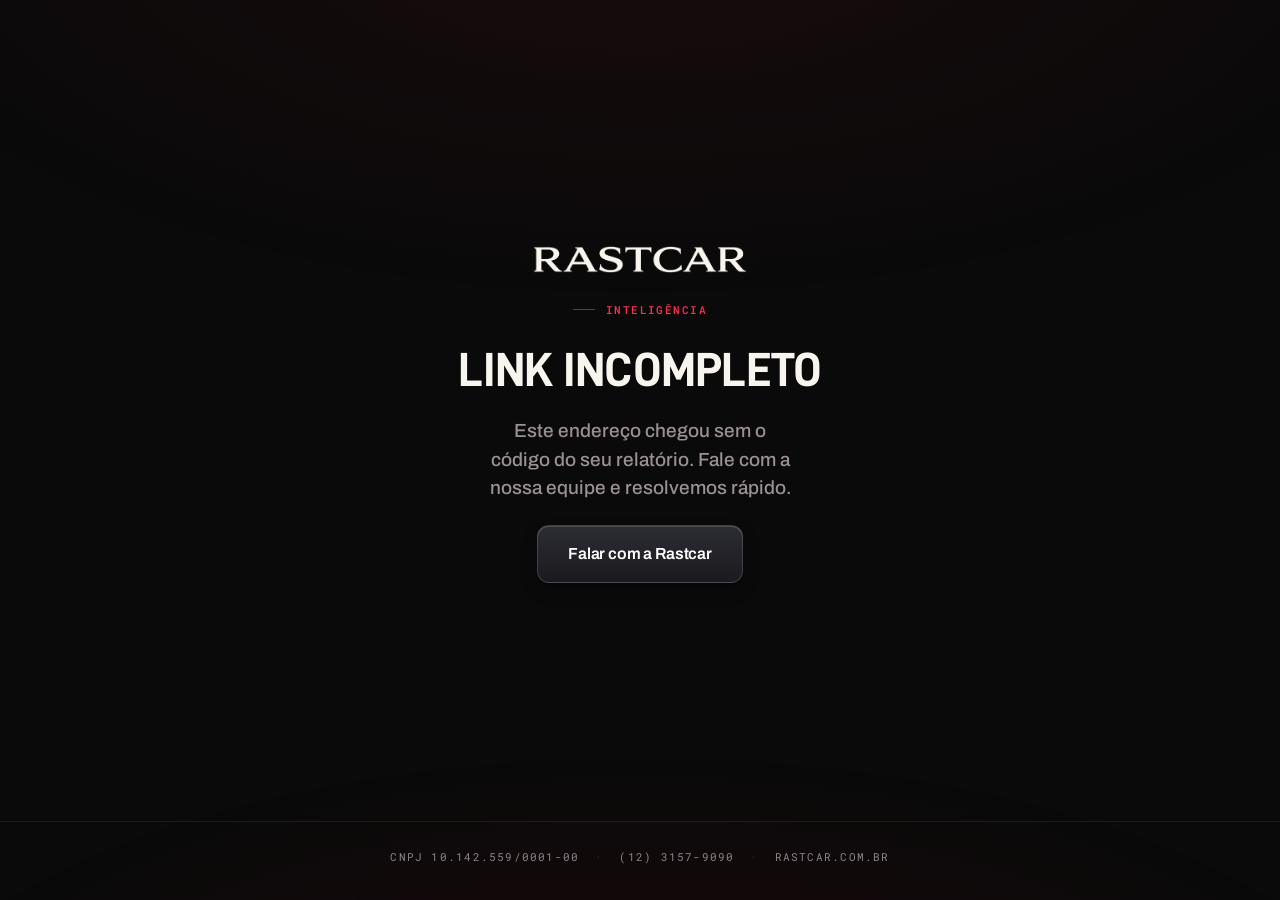
<file: dados/obrigado.html>
<!DOCTYPE html>
<html lang="pt-BR">
<head>
<meta charset="UTF-8">
<meta name="viewport" content="width=device-width, initial-scale=1, viewport-fit=cover">
<title>Rastcar Inteligência · Pagamento</title>
<!-- pagina de transacao: nao se indexa e nao se compartilha (sem og/twitter, de proposito) -->
<meta name="robots" content="noindex, nofollow">
<meta name="theme-color" content="#0A0A0A">
<link rel="icon" type="image/png" sizes="32x32" href="assets/favicon-32.png">
<link rel="icon" type="image/png" sizes="256x256" href="assets/favicon.png">
<link rel="apple-touch-icon" sizes="180x180" href="assets/favicon-180.png">
<!-- fontes da tela · crossorigin e obrigatorio, sem ele o preload e descartado mesmo em same-origin -->
<link rel="preload" as="font" type="font/woff2" href="assets/fonts/d-din-700.woff2" crossorigin>
<link rel="preload" as="font" type="font/woff2" href="assets/fonts/archivo-latin.woff2" crossorigin>
<link rel="preload" as="font" type="font/woff2" href="assets/fonts/roboto-mono-latin.woff2" crossorigin>
<link rel="stylesheet" href="assets/fonts/fonts.css">
<style>
/* ============================================================
   Rastcar Inteligencia · tela pos pagamento (obrigado.html)
   Tokens copiados do :root da landing (index.html): mesma paleta,
   mesma hierarquia tipografica, zero dourado, zero request externo.
   ============================================================ */
:root{
  --bg:#0A0A0A;
  --panel:rgba(255,255,255,.028);
  --bordo:#4A0010;
  --bordo-rgb:74,0,16;
  --crimson:#FF2D4B;      /* acento principal · igual ao relatorio */
  --crimson-rgb:255,45,75;
  --crimson-2:#E01E37;    /* 4,16:1 sobre o fundo · NUNCA como cor de texto, so gradiente/preenchimento */
  --offwhite:#F8F4EE;
  --ink:#F3ECE6;
  --muted:#9b9096;
  --muted-2:#8D848B;      /* piso de contraste legivel · 4,5:1 */
  --hair:rgba(255,255,255,.08);

  /* Hierarquia de fontes
     D-DIN 700 caixa alta ... titulos
     Archivo ................ frases e controles
     Roboto Mono ............ eyebrows e rotulos curtos em caixa alta */
  --title:'D-DIN','D-DIN Exp',system-ui,sans-serif;
  --head:'Archivo',system-ui,sans-serif;
  --mono:'Roboto Mono',ui-monospace,'SF Mono',Menlo,monospace;

  --maxw:640px;
  --pad:clamp(18px,4vw,44px);
  --r:14px;
  --dur:.4s;
  --ease:cubic-bezier(.22,1,.36,1);
}
*{box-sizing:border-box}
html{-webkit-text-size-adjust:100%;overflow-x:clip}
body{
  margin:0;background:var(--bg);color:var(--ink);
  font-family:var(--head);font-size:16px;line-height:1.55;
  -webkit-font-smoothing:antialiased;
  min-height:100vh;min-height:100svh;
  display:flex;flex-direction:column;
}
img{max-width:100%}

/* vinheta fixa · profundidade sem ornamento */
.veil{
  position:fixed;inset:0;z-index:0;pointer-events:none;
  background:
    radial-gradient(120% 80% at 50% -10%, rgba(var(--crimson-rgb),.06), transparent 55%),
    radial-gradient(100% 60% at 50% 120%, rgba(var(--bordo-rgb),.30), transparent 60%);
}
.stage{position:relative;z-index:1;flex:1 0 auto;display:flex;flex-direction:column}

.wrap{
  width:100%;max-width:var(--maxw);margin:0 auto;
  padding-left:max(var(--pad),env(safe-area-inset-left));
  padding-right:max(var(--pad),env(safe-area-inset-right));
}

main{
  flex:1 0 auto;display:flex;align-items:center;justify-content:center;
  padding:64px 0 56px;
}
main .wrap{
  display:flex;flex-direction:column;align-items:center;text-align:center;
  gap:clamp(20px,4vw,28px);
}
.wm{width:clamp(150px,30vw,214px);height:auto;display:block}

/* rotulo curto · risco de 22px a esquerda, assinatura da familia */
.eyebrow{
  font-family:var(--mono);font-size:11px;letter-spacing:.13em;text-transform:uppercase;
  color:var(--crimson);font-weight:500;
  display:inline-flex;align-items:center;gap:11px;
}
.eyebrow::before{content:"";width:22px;height:1px;background:currentColor;opacity:.6;flex:0 0 auto}

/* ---------- Estados ---------- */
.state[hidden]{display:none}
.state{
  display:flex;flex-direction:column;align-items:center;
  gap:clamp(16px,3vw,22px);width:100%;
}
h1{
  font-family:var(--title);font-weight:700;text-transform:uppercase;
  font-size:clamp(27px,6.4vw,48px);line-height:1.02;letter-spacing:-.015em;
  margin:0;color:var(--offwhite);text-wrap:balance;max-width:16ch;
}
.lead{
  font-family:var(--head);font-weight:500;
  font-size:clamp(15px,2.4vw,19px);line-height:1.5;
  color:var(--muted);margin:0;max-width:40ch;text-wrap:balance;
}
.note{
  font-family:var(--mono);font-size:11px;letter-spacing:.09em;text-transform:uppercase;
  /* 368px = a maior das duas oracoes MEDIDA renderizada (357px) + folga.
     Nao se usa "ch" aqui: o ch ignora o letter-spacing de .09em e o texto
     quebrava em tres linhas com orfao. Assim quebra exatamente no "·". */
  color:var(--muted-2);margin:0;max-width:368px;line-height:1.8;
}
/* cada oracao e um bloco atomico · a quebra cai no "·", nunca no meio da frase.
   No 320px o inline-block encolhe pro espaco disponivel e quebra dentro, sem estourar. */
.note .cl{display:inline-block}
.fine{
  font-family:var(--head);font-size:14px;color:var(--muted-2);margin:0;max-width:36ch;
}

/* linha de progresso · giro sutil, sem biblioteca e sem contador */
.working{
  display:inline-flex;align-items:center;gap:12px;
  font-family:var(--head);font-weight:500;font-size:clamp(15px,2.4vw,18px);
  color:var(--ink);
}
.spinner{
  width:17px;height:17px;flex:0 0 auto;border-radius:50%;
  border:2px solid rgba(255,255,255,.14);
  border-top-color:var(--crimson);
  animation:spin 1s linear infinite;
}
@keyframes spin{to{transform:rotate(360deg)}}

/* painel sutil que segura o estado em curso */
.panel{
  width:100%;border:1px solid var(--hair);border-radius:var(--r);
  background:var(--panel);
  padding:clamp(20px,4vw,28px);
  display:flex;flex-direction:column;align-items:center;gap:14px;
}

/* ---------- Acoes ---------- */
.acts{display:flex;flex-wrap:wrap;justify-content:center;gap:12px;width:100%}
/* mesmo material do botao da landing · grafite, luz de 1px no topo, sombra
   curta e afundamento de 90ms. Aqui o fundo e escuro, entao a superficie
   sobe um tom para nao sumir dentro do preto. */
.btn{
  display:inline-flex;align-items:center;justify-content:center;
  font-family:var(--head);font-weight:600;font-size:16px;letter-spacing:-.01em;
  padding:16px 30px;min-height:54px;border-radius:12px;
  border:1px solid rgba(255,255,255,.16);
  text-decoration:none;cursor:pointer;color:#fff;
  background:linear-gradient(180deg,#2C2C33,#1A1A1F);
  box-shadow:inset 0 1px 0 rgba(255,255,255,.16),
             0 1px 2px rgba(0,0,0,.5),
             0 8px 20px -8px rgba(0,0,0,.7);
  transition:transform .2s var(--ease), box-shadow .2s var(--ease);
}
.btn:hover{
  transform:translateY(-1px);
  box-shadow:inset 0 1px 0 rgba(255,255,255,.2),
             0 2px 4px rgba(0,0,0,.5),
             0 12px 26px -10px rgba(0,0,0,.75);
}
.btn:active{
  transform:scale(.985);transition-duration:.09s;
  box-shadow:inset 0 1px 0 rgba(255,255,255,.12), 0 1px 2px rgba(0,0,0,.55);
}
.btn.ghost{
  background:rgba(255,255,255,.05);color:var(--ink);border-color:var(--hair);
  box-shadow:inset 0 1px 0 rgba(255,255,255,.08);
}
.btn.ghost:hover{transform:translateY(-1px);border-color:rgba(255,255,255,.22)}
.btn.ghost:active{transform:scale(.985);transition-duration:.09s}
a:focus-visible,button:focus-visible{
  outline:2px solid transparent;outline-offset:2px;
  box-shadow:inset 0 1px 0 rgba(255,255,255,.16), 0 0 0 3px rgba(var(--crimson-rgb),.45);
}

/* ---------- Rodape ---------- */
footer{
  border-top:1px solid var(--hair);
  padding:26px 0 34px;flex:0 0 auto;
}
footer .wrap{
  display:flex;flex-wrap:wrap;justify-content:center;align-items:center;gap:8px 16px;
  font-family:var(--mono);font-size:11px;letter-spacing:.11em;text-transform:uppercase;
  color:var(--muted-2);text-align:center;
}
footer .sep{opacity:.42}
footer a{color:var(--muted-2);text-decoration:none;border-bottom:1px solid transparent;transition:color .2s,border-color .2s}
footer a:hover{color:var(--ink);border-color:var(--crimson)}
footer a:focus-visible{outline:2px solid var(--crimson);outline-offset:3px}

@media (max-width:400px){
  .btn{width:100%;padding:15px 20px}
}

/* Movimento reduzido · o giro para e vira um anel estatico com o arco crimson.
   Nao se usa o blanket de duracao .01ms aqui: com iteracao infinita ele viraria
   um piscar violento em vez de acalmar. */
@media (prefers-reduced-motion: reduce){
  *,*::before,*::after{transition-duration:.01ms !important}
  .spinner{animation:none}
}
</style>
</head>
<body data-state="boot">
<div class="veil" aria-hidden="true"></div>

<div class="stage">
  <main>
    <div class="wrap">
      <img class="wm" src="assets/wordmark-white.png" width="1024" height="131" alt="Rastcar">
      <!-- lockup do produto = wordmark + "· Inteligencia" (igual ao header do relatorio).
           Repetir RASTCAR aqui empilharia a palavra duas vezes seguidas · o risco
           crimson do .eyebrow ja faz o papel do separador. -->
      <span class="eyebrow">Inteligência</span>

      <!-- 1 · sem token na URL -->
      <section class="state" id="st-notoken" hidden>
        <h1>Link incompleto</h1>
        <p class="lead">Este endereço chegou sem o código do seu relatório. Fale com a nossa equipe e resolvemos rápido.</p>
        <div class="acts">
          <a class="btn" href="https://wa.me/551231579090" target="_blank" rel="noopener">Falar com a Rastcar</a>
        </div>
      </section>

      <!-- 2 · pagamento recebido, relatorio sendo preparado -->
      <section class="state" id="st-working" hidden>
        <h1>Pagamento recebido.</h1>
        <div class="panel">
          <span class="working"><span class="spinner" aria-hidden="true"></span>Preparando seu relatório</span>
          <!-- nbsp em "até 1 dia útil" · no 320px o "1" ficaria orfao no fim da linha -->
          <p class="note"><span class="cl">Cartão e Pix liberam em instantes ·</span> <span class="cl">Boleto libera na compensação, em&nbsp;até&nbsp;1&nbsp;dia&nbsp;útil</span></p>
        </div>
        <p class="fine">Pode deixar esta página aberta.</p>
      </section>

      <!-- 3 · pronto -->
      <section class="state" id="st-ready" hidden>
        <h1>Seu relatório está pronto.</h1>
        <div class="acts">
          <a class="btn" id="go" href="#" rel="noopener">Abrir meu relatório</a>
        </div>
        <p class="fine">Você também recebe o link por e-mail.</p>
      </section>

      <!-- 4 · janela de espera esgotada · estado permanente e digno -->
      <section class="state" id="st-slow" hidden>
        <h1>Tudo certo com seu pagamento.</h1>
        <p class="lead">Assim que o relatório ficar pronto, o link chega no seu e-mail.</p>
        <div class="acts">
          <button class="btn" type="button" id="retry">Tentar de novo</button>
          <a class="btn ghost" href="https://wa.me/551231579090" target="_blank" rel="noopener">Falar com a Rastcar</a>
        </div>
      </section>

      <!-- leitor de tela acompanha a troca de estado sem depender do visual -->
      <p class="sr" id="live" role="status" aria-live="polite" style="position:absolute;width:1px;height:1px;overflow:hidden;clip:rect(0 0 0 0);white-space:nowrap"></p>
    </div>
  </main>

  <footer>
    <div class="wrap">
      <span>CNPJ 10.142.559/0001-00</span>
      <span class="sep" aria-hidden="true">·</span>
      <a href="tel:+551231579090">(12) 3157-9090</a>
      <span class="sep" aria-hidden="true">·</span>
      <a href="https://rastcar.com.br" target="_blank" rel="noopener">rastcar.com.br</a>
    </div>
  </footer>
</div>

<script>
(function(){
  'use strict';

  var API      = 'https://rastcar.app.n8n.cloud/webhook/inteligencia-dados';
  var RELATORIO= 'https://inteligencia.rastcar.com.br/';

  var qs   = new URLSearchParams(location.search);
  var tokenBruto = (qs.get('c') || '').trim();
  /* o token nasce como rc-<32 hex>. So aceitamos esse alfabeto:
     nada aqui vira HTML, mas um token torto so gera 404 eterno · melhor
     tratar como link incompleto e mandar pro humano. */
  var token = /^[A-Za-z0-9_-]{4,120}$/.test(tokenBruto) ? tokenBruto : '';

  /* janela de espera · 5s de intervalo, 5 min de teto.
     ?_t=fast encurta SO em teste automatizado, nunca em producao. */
  var rapido   = qs.get('_t') === 'fast';
  var INTERVALO= rapido ? 200   : 5000;
  var TETO     = rapido ? 1400  : 5 * 60 * 1000;

  var telas = {
    notoken: document.getElementById('st-notoken'),
    working: document.getElementById('st-working'),
    ready:   document.getElementById('st-ready'),
    slow:    document.getElementById('st-slow')
  };
  var live  = document.getElementById('live');
  var go    = document.getElementById('go');
  var retry = document.getElementById('retry');

  function mostrar(nome, aviso){
    for(var k in telas){ telas[k].hidden = (k !== nome); }
    document.body.dataset.state = nome;
    if(aviso) live.textContent = aviso;
  }

  retry.addEventListener('click', function(){ location.reload(); });

  if(!token){
    mostrar('notoken', 'Link incompleto.');
    return;
  }

  var alvo  = API + '?c=' + encodeURIComponent(token);
  var prazo = Date.now() + TETO;
  var timer = null;

  mostrar('working', 'Pagamento recebido. Preparando seu relatório.');

  function pronto(){
    if(timer){ clearTimeout(timer); timer = null; }
    go.href = RELATORIO + '?c=' + encodeURIComponent(token);
    mostrar('ready', 'Seu relatório está pronto.');
  }

  function desistir(){
    if(timer){ clearTimeout(timer); timer = null; }
    mostrar('slow', 'Tudo certo com seu pagamento. O link chega no seu e-mail.');
  }

  /* O corpo da resposta nunca e lido nem exibido: o fetch existe so pra
     saber SE ficou pronto. 404 e 402 sao normais aqui (webhook ainda
     processando, ou boleto aguardando compensacao) e mantem a espera. */
  function bater(){
    timer = null;
    var vivo = true;
    fetch(alvo, { cache:'no-store', credentials:'omit' })
      .then(function(r){
        if(r.status === 200){ vivo = false; pronto(); }
      })
      .catch(function(){ /* erro de rede conta como tentativa, nao quebra a tela */ })
      .then(function(){
        if(!vivo) return;
        if(Date.now() >= prazo){ desistir(); return; }
        timer = setTimeout(bater, INTERVALO);
      });
  }

  bater();
})();
</script>
</body>
</html>
</file>
<file: dados/assets/fonts/fonts.css>
/* Rastcar Inteligencia · landing dados · fontes embutidas (sem CDN, sem local())
   Archivo, Roboto Mono e Inter sao VARIAVEIS: um arquivo por familia+subset,
   um @font-face por subset com o range real do eixo wght.
   Space Grotesk, IBM Plex Mono e D-DIN sao estaticas: um arquivo por peso. */

/* Archivo · eixo wght 100..900 (medido no arquivo) */
@font-face { font-family:'Archivo'; font-style:normal; font-weight:100 900; font-display:swap; src:url('archivo-latin-ext.woff2') format('woff2'); unicode-range:U+0100-02BA,U+02BD-02C5,U+02C7-02CC,U+02CE-02D7,U+02DD-02FF,U+0304,U+0308,U+0329,U+1D00-1DBF,U+1E00-1E9F,U+1EF2-1EFF,U+2020,U+20A0-20AB,U+20AD-20C0,U+2113,U+2C60-2C7F,U+A720-A7FF; }
@font-face { font-family:'Archivo'; font-style:normal; font-weight:100 900; font-display:swap; src:url('archivo-latin.woff2') format('woff2'); unicode-range:U+0000-00FF,U+0131,U+0152-0153,U+02BB-02BC,U+02C6,U+02DA,U+02DC,U+0304,U+0308,U+0329,U+2000-206F,U+20AC,U+2122,U+2191,U+2193,U+2212,U+2215,U+FEFF,U+FFFD; }

/* Roboto Mono · eixo wght 100..700 (o arquivo NAO chega a 900) */
@font-face { font-family:'Roboto Mono'; font-style:normal; font-weight:100 700; font-display:swap; src:url('roboto-mono-latin-ext.woff2') format('woff2'); unicode-range:U+0100-02BA,U+02BD-02C5,U+02C7-02CC,U+02CE-02D7,U+02DD-02FF,U+0304,U+0308,U+0329,U+1D00-1DBF,U+1E00-1E9F,U+1EF2-1EFF,U+2020,U+20A0-20AB,U+20AD-20C0,U+2113,U+2C60-2C7F,U+A720-A7FF; }
@font-face { font-family:'Roboto Mono'; font-style:normal; font-weight:100 700; font-display:swap; src:url('roboto-mono-latin.woff2') format('woff2'); unicode-range:U+0000-00FF,U+0131,U+0152-0153,U+02BB-02BC,U+02C6,U+02DA,U+02DC,U+0304,U+0308,U+0329,U+2000-206F,U+20AC,U+2122,U+2191,U+2193,U+2212,U+2215,U+FEFF,U+FFFD; }

/* D-DIN · titulos e numeros-heroi */
@font-face { font-family:'D-DIN'; font-style:normal; font-weight:400; font-display:swap; src:url('d-din-400.woff2') format('woff2'); }
@font-face { font-family:'D-DIN'; font-style:normal; font-weight:700; font-display:swap; src:url('d-din-700.woff2') format('woff2'); }
@font-face { font-family:'D-DIN Exp'; font-style:normal; font-weight:400; font-display:swap; src:url('d-din-exp-400.woff2') format('woff2'); }

/* Cartoes de plano (Google Fonts, hospedadas local) */
/* Space Grotesk 700 · estatica */
@font-face { font-family:'Space Grotesk'; font-style:normal; font-weight:700; font-display:swap; src:url('space-grotesk-700-latin-ext.woff2') format('woff2'); unicode-range:U+0100-02BA,U+02BD-02C5,U+02C7-02CC,U+02CE-02D7,U+02DD-02FF,U+0304,U+0308,U+0329,U+1D00-1DBF,U+1E00-1E9F,U+1EF2-1EFF,U+2020,U+20A0-20AB,U+20AD-20C0,U+2113,U+2C60-2C7F,U+A720-A7FF; }
@font-face { font-family:'Space Grotesk'; font-style:normal; font-weight:700; font-display:swap; src:url('space-grotesk-700-latin.woff2') format('woff2'); unicode-range:U+0000-00FF,U+0131,U+0152-0153,U+02BB-02BC,U+02C6,U+02DA,U+02DC,U+0304,U+0308,U+0329,U+2000-206F,U+20AC,U+2122,U+2191,U+2193,U+2212,U+2215,U+FEFF,U+FFFD; }
/* Inter · variavel, eixo wght 100..900 */
@font-face { font-family:'Inter'; font-style:normal; font-weight:100 900; font-display:swap; src:url('inter-latin-ext.woff2') format('woff2'); unicode-range:U+0100-02BA,U+02BD-02C5,U+02C7-02CC,U+02CE-02D7,U+02DD-02FF,U+0304,U+0308,U+0329,U+1D00-1DBF,U+1E00-1E9F,U+1EF2-1EFF,U+2020,U+20A0-20AB,U+20AD-20C0,U+2113,U+2C60-2C7F,U+A720-A7FF; }
@font-face { font-family:'Inter'; font-style:normal; font-weight:100 900; font-display:swap; src:url('inter-latin.woff2') format('woff2'); unicode-range:U+0000-00FF,U+0131,U+0152-0153,U+02BB-02BC,U+02C6,U+02DA,U+02DC,U+0304,U+0308,U+0329,U+2000-206F,U+20AC,U+2122,U+2191,U+2193,U+2212,U+2215,U+FEFF,U+FFFD; }
/* IBM Plex Mono 500 · estatica */
@font-face { font-family:'IBM Plex Mono'; font-style:normal; font-weight:500; font-display:swap; src:url('ibm-plex-mono-500-latin-ext.woff2') format('woff2'); unicode-range:U+0100-02BA,U+02BD-02C5,U+02C7-02CC,U+02CE-02D7,U+02DD-02FF,U+0304,U+0308,U+0329,U+1D00-1DBF,U+1E00-1E9F,U+1EF2-1EFF,U+2020,U+20A0-20AB,U+20AD-20C0,U+2113,U+2C60-2C7F,U+A720-A7FF; }
@font-face { font-family:'IBM Plex Mono'; font-style:normal; font-weight:500; font-display:swap; src:url('ibm-plex-mono-500-latin.woff2') format('woff2'); unicode-range:U+0000-00FF,U+0131,U+0152-0153,U+02BB-02BC,U+02C6,U+02DA,U+02DC,U+0304,U+0308,U+0329,U+2000-206F,U+20AC,U+2122,U+2191,U+2193,U+2212,U+2215,U+FEFF,U+FFFD; }
</file>
